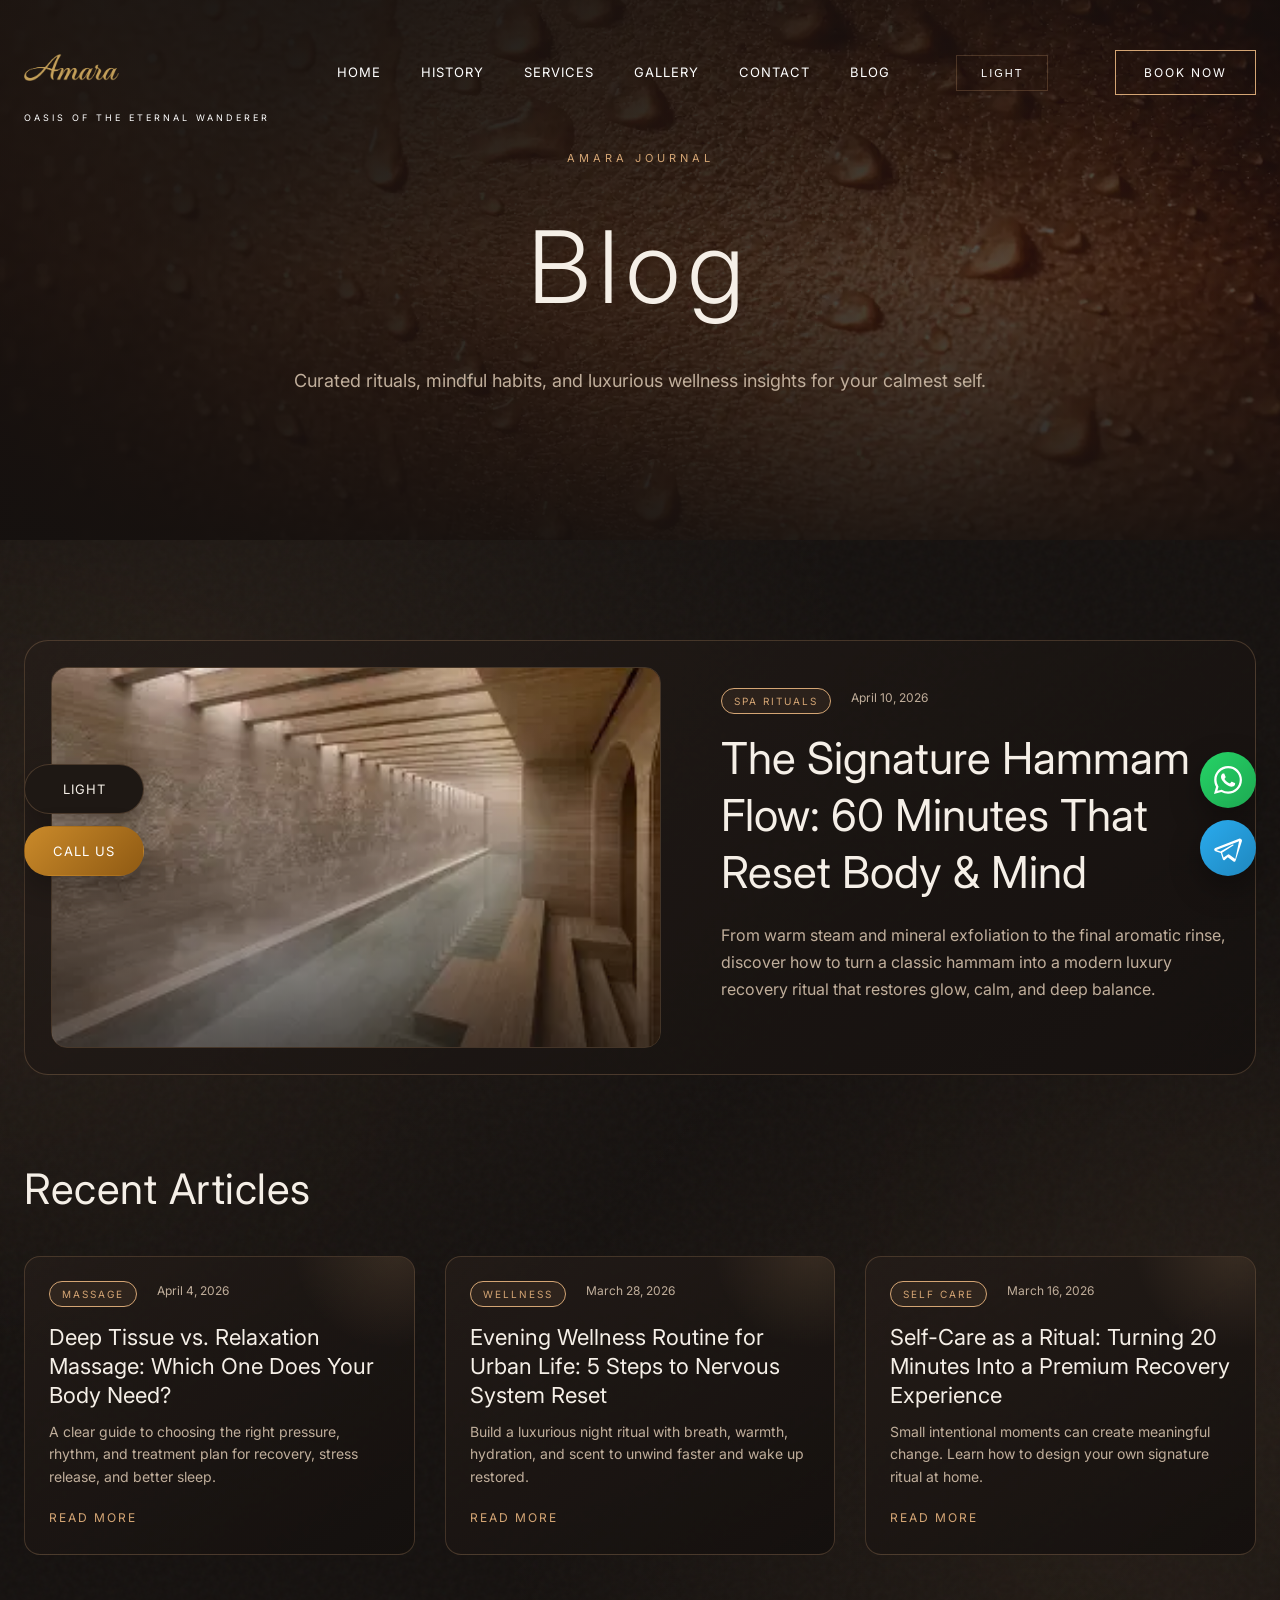
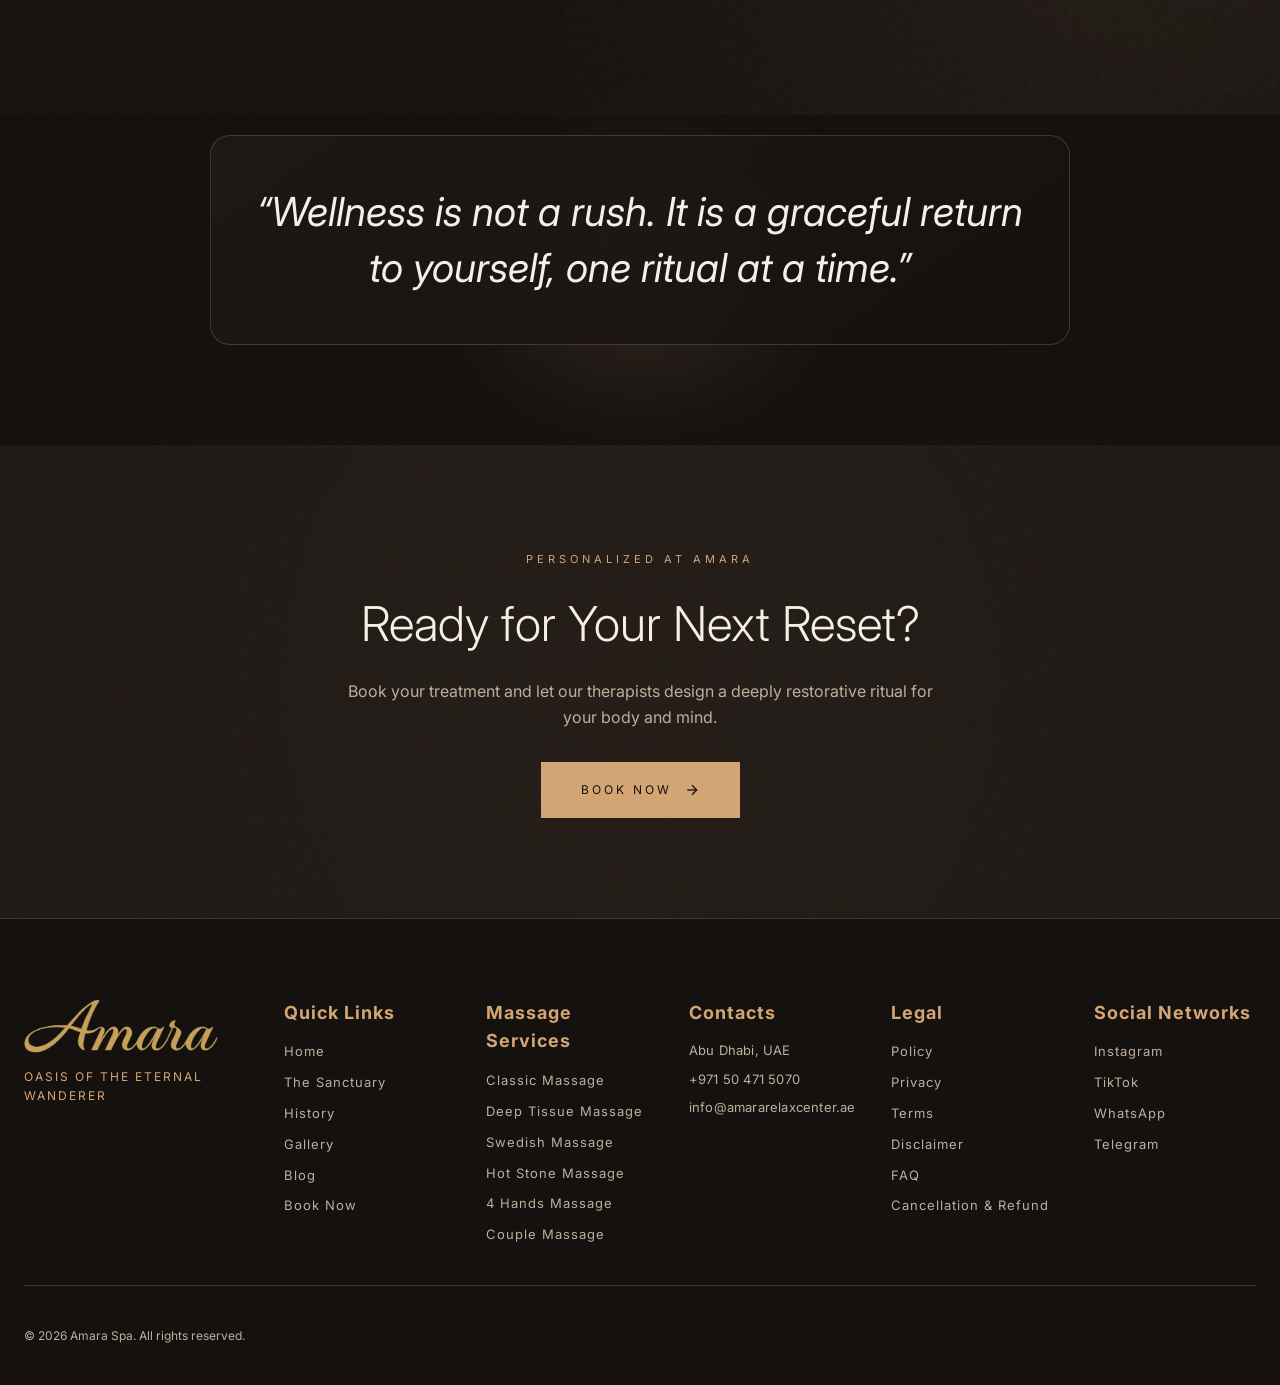
<file: blog.html>
<!DOCTYPE html>
<html lang="en">
<head>
  <meta charset="UTF-8">
  <meta name="viewport" content="width=device-width, initial-scale=1.0">
  <title>Blog - AMARA Relaxation Center</title>
  <meta name="description" content="Explore wellness insights, ancient healing wisdom, and spa tips from the Amara blog.">
  <meta property="og:title" content="Blog - AMARA Relaxation Center">
  <meta property="og:description" content="Explore wellness insights, ancient healing wisdom, and spa tips from the Amara blog.">
  <meta property="og:type" content="website">
  <meta property="og:image" content="img/opengraph.png">
  <meta property="og:image:alt" content="AMARA — Oasis of the Eternal Wanderer">
  <meta name="twitter:card" content="summary_large_image">
  <meta name="twitter:image" content="img/opengraph.png">
  <link rel="preconnect" href="https://fonts.googleapis.com">
  <link rel="preconnect" href="https://fonts.gstatic.com" crossorigin>
  <link href="https://fonts.googleapis.com/css2?family=Cormorant+Garamond:ital,wght@0,300;0,400;0,500;1,300;1,400&family=Inter:wght@300;400;500&display=swap" rel="stylesheet">
  <link rel="stylesheet" href="styles.css">
  <link rel="stylesheet" href="pages.css">
</head>
<body data-theme="dark">
  <!-- Header -->
  <header class="header" id="header">
    <nav class="nav">
      <a href="/" class="logo">
        <img src="img/logo.png" alt="Amara logo" class="logo-image">
        <span class="logo-subtitle">Oasis of the Eternal Wanderer</span>
      </a>

      <div class="nav-links">
        <a href="/" class="nav-link">Home</a>
        <a href="/#rituals" class="nav-link">History</a>
        <a href="/services" class="nav-link">Services</a>
        <a href="/gallery" class="nav-link">Gallery</a>
        <a href="/contact" class="nav-link">Contact</a>
        <a href="/blog" class="nav-link active">Blog</a>
      </div>

      <button class="theme-toggle-btn" id="themeToggleBtn" type="button" aria-label="Switch to light mode">
        Light
      </button>

      <a href="https://wa.me/971501234567" class="cta-button desktop-only" target="_blank" rel="noopener">Book Now</a>

      <button class="mobile-menu-btn" id="mobileMenuBtn" aria-label="Toggle menu">
        <svg class="menu-icon" width="24" height="24" viewBox="0 0 24 24" fill="none" stroke="currentColor" stroke-width="2">
          <line x1="3" y1="6" x2="21" y2="6"></line>
          <line x1="3" y1="12" x2="21" y2="12"></line>
          <line x1="3" y1="18" x2="21" y2="18"></line>
        </svg>
        <svg class="close-icon" width="24" height="24" viewBox="0 0 24 24" fill="none" stroke="currentColor" stroke-width="2">
          <line x1="18" y1="6" x2="6" y2="18"></line>
          <line x1="6" y1="6" x2="18" y2="18"></line>
        </svg>
      </button>
    </nav>

    <div class="mobile-nav-overlay" id="mobileNavOverlay"></div>
    <div class="mobile-nav" id="mobileNav">
      <div class="mobile-nav-logo">
        <img src="img/logo.png" alt="" class="mobile-nav-logo-image">
      </div>
      <a href="/" class="mobile-nav-link">Home</a>
      <a href="/services" class="mobile-nav-link">Services</a>
      <a href="/gallery" class="mobile-nav-link">Gallery</a>
      <a href="/contact" class="mobile-nav-link">Contact</a>
      <a href="/blog" class="mobile-nav-link">Blog</a>
      <button class="theme-toggle-btn mobile-theme-toggle" id="mobileThemeToggleBtn" type="button">
        Light
      </button>
    </div>
  </header>

  <main>
    <!-- Page Hero -->
    <section class="page-hero page-hero-compact blog-hero">
      <div class="page-hero-bg blog-hero-bg"></div>
      <div class="page-hero-overlay"></div>
      <div class="page-hero-particles">
        <div class="particle"></div>
        <div class="particle"></div>
        <div class="particle"></div>
        <div class="particle"></div>
        <div class="particle"></div>
      </div>
      <div class="page-hero-content">
        <span class="page-hero-tag">Amara Journal</span>
        <h1 class="page-hero-title">Blog</h1>
        <p class="page-hero-subtitle">Curated rituals, mindful habits, and luxurious wellness insights for your calmest self.</p>
      </div>
    </section>

    <!-- Blog Section -->
    <section class="blog-section">
      <div class="stone-texture"></div>
      <div class="blog-glow-left"></div>
      <div class="blog-glow-right"></div>

      <div class="container">
        <!-- Featured Post -->
        <article class="blog-featured" data-animate>
          <div class="blog-featured-image">
            <img src="img/about.webp" alt="Serene spa ritual at Amara Relax Center" loading="lazy">
            <div class="blog-featured-overlay"></div>
          </div>
          <div class="blog-featured-content">
            <div class="blog-meta">
              <span class="blog-category">Spa Rituals</span>
              <span class="blog-date">April 10, 2026</span>
            </div>
            <h2 class="blog-featured-title">The Signature Hammam Flow: 60 Minutes That Reset Body & Mind</h2>
            <p class="blog-featured-excerpt">From warm steam and mineral exfoliation to the final aromatic rinse, discover how to turn a classic hammam into a modern luxury recovery ritual that restores glow, calm, and deep balance.</p>
          </div>
        </article>

        <section class="blog-recent" data-animate>
          <div class="blog-recent-head">
            <h2 class="blog-section-title">Recent Articles</h2>
          </div>
          <div class="blog-grid">
            <article class="blog-card">
              <div class="blog-card-content">
                <div class="blog-meta">
                  <span class="blog-category">Massage</span>
                  <span class="blog-date">April 4, 2026</span>
                </div>
                <h3 class="blog-card-title">Deep Tissue vs. Relaxation Massage: Which One Does Your Body Need?</h3>
                <p class="blog-card-excerpt">A clear guide to choosing the right pressure, rhythm, and treatment plan for recovery, stress release, and better sleep.</p>
                <a href="#" class="blog-read-more"><span>Read More</span></a>
              </div>
            </article>

            <article class="blog-card">
              <div class="blog-card-content">
                <div class="blog-meta">
                  <span class="blog-category">Wellness</span>
                  <span class="blog-date">March 28, 2026</span>
                </div>
                <h3 class="blog-card-title">Evening Wellness Routine for Urban Life: 5 Steps to Nervous System Reset</h3>
                <p class="blog-card-excerpt">Build a luxurious night ritual with breath, warmth, hydration, and scent to unwind faster and wake up restored.</p>
                <a href="#" class="blog-read-more"><span>Read More</span></a>
              </div>
            </article>

            <article class="blog-card">
              <div class="blog-card-content">
                <div class="blog-meta">
                  <span class="blog-category">Self Care</span>
                  <span class="blog-date">March 16, 2026</span>
                </div>
                <h3 class="blog-card-title">Self-Care as a Ritual: Turning 20 Minutes Into a Premium Recovery Experience</h3>
                <p class="blog-card-excerpt">Small intentional moments can create meaningful change. Learn how to design your own signature ritual at home.</p>
                <a href="#" class="blog-read-more"><span>Read More</span></a>
              </div>
            </article>
          </div>
        </section>
      </div>
    </section>

    <section class="blog-quote" data-animate>
      <div class="blog-quote-glow"></div>
      <div class="container">
        <blockquote class="blog-quote-text">
          “Wellness is not a rush. It is a graceful return to yourself, one ritual at a time.”
        </blockquote>
      </div>
    </section>

    <!-- CTA Section -->
    <section class="page-cta">
      <div class="stone-texture"></div>
      <div class="page-cta-glow"></div>
      <div class="container">
        <div class="page-cta-content" data-animate>
          <span class="section-tag">Personalized at Amara</span>
          <h2 class="page-cta-title">Ready for Your Next Reset?</h2>
          <p class="page-cta-text">Book your treatment and let our therapists design a deeply restorative ritual for your body and mind.</p>
          <a href="/contact" class="hero-btn-primary">
            <span>Book Now</span>
            <svg width="16" height="16" viewBox="0 0 24 24" fill="none" stroke="currentColor" stroke-width="2">
              <path d="M5 12h14"/><path d="m12 5 7 7-7 7"/>
            </svg>
          </a>
        </div>
      </div>
    </section>

  </main>

  <!-- Footer -->
  <footer class="footer">
    <div class="container">
      <div class="footer-content">
        <div class="footer-brand">
          <img src="img/logo.png" alt="Amara logo" class="footer-logo-image">
          <p class="footer-tagline">Oasis of the Eternal Wanderer</p>
        </div>

        <div class="footer-column">
          <h3 class="footer-column-title">Quick Links</h3>
          <div class="footer-links">
            <a href="/">Home</a>
            <a href="/#sanctuary">The Sanctuary</a>
            <a href="/#rituals">History</a>
            <a href="/gallery">Gallery</a>
            <a href="/blog">Blog</a>
            <a href="https://wa.me/971501234567" target="_blank" rel="noopener">Book Now</a>
          </div>
        </div>

        <div class="footer-column">
          <h3 class="footer-column-title">Massage Services</h3>
          <div class="footer-links">
            <a href="/services#classic-massage">Classic Massage</a>
            <a href="/services#deep-tissue-massage">Deep Tissue Massage</a>
            <a href="/services#swedish-massage">Swedish Massage</a>
            <a href="/services#hot-stone-massage">Hot Stone Massage</a>
            <a href="/services#four-hands-massage">4 Hands Massage</a>
            <a href="/services#couple-massage">Couple Massage</a>
          </div>
        </div>

        <div class="footer-column">
          <h3 class="footer-column-title">Contacts</h3>
          <div class="footer-links footer-contacts">
            <a href="https://www.google.com/maps/place/Amara+relax+center/@24.4932805,54.3672812,17z/data=!3m1!4b1!4m6!3m5!1s0x3e5e6782f16075eb:0xba63e82e7948f1d3!8m2!3d24.4932805!4d54.3698561!16s%2Fg%2F11nb5mz_rx?hl=en" target="_blank" rel="noopener noreferrer">Abu Dhabi, UAE</a>
            <a href="tel:+971504715070">+971 50 471 5070</a>
            <a href="mailto:info@amararelaxcenter.ae">info@amararelaxcenter.ae</a>
          </div>
        </div>

        <div class="footer-column">
          <h3 class="footer-column-title">Legal</h3>
          <div class="footer-links footer-legal-links">
            <a href="/policy">Policy</a>
            <a href="/privacy">Privacy</a>
            <a href="/terms">Terms</a>
            <a href="/disclaimer">Disclaimer</a>
            <a href="/faq">FAQ</a>
            <a href="/cancellation-refund">Cancellation &amp; Refund</a>
          </div>
        </div>

        <div class="footer-column">
          <h3 class="footer-column-title">Social Networks</h3>
          <div class="footer-links">
            <a href="https://www.instagram.com/amara.relaxcenter/" target="_blank" rel="noopener">Instagram</a>
            <a href="https://www.tiktok.com/@amara.relax.center" target="_blank" rel="noopener">TikTok</a>
            <a href="https://wa.me/971504715070" target="_blank" rel="noopener noreferrer">WhatsApp</a>
            <a href="https://t.me/+971504715070" target="_blank" rel="noopener noreferrer">Telegram</a>
          </div>
        </div>
      </div>
      <div class="footer-bottom">
        <p>&copy; 2026 Amara Spa. All rights reserved.</p>
      </div>
    </div>
  </footer>

  <script src="script.js"></script>
  <script src="pages.js"></script>
</body>
</html>
</file>
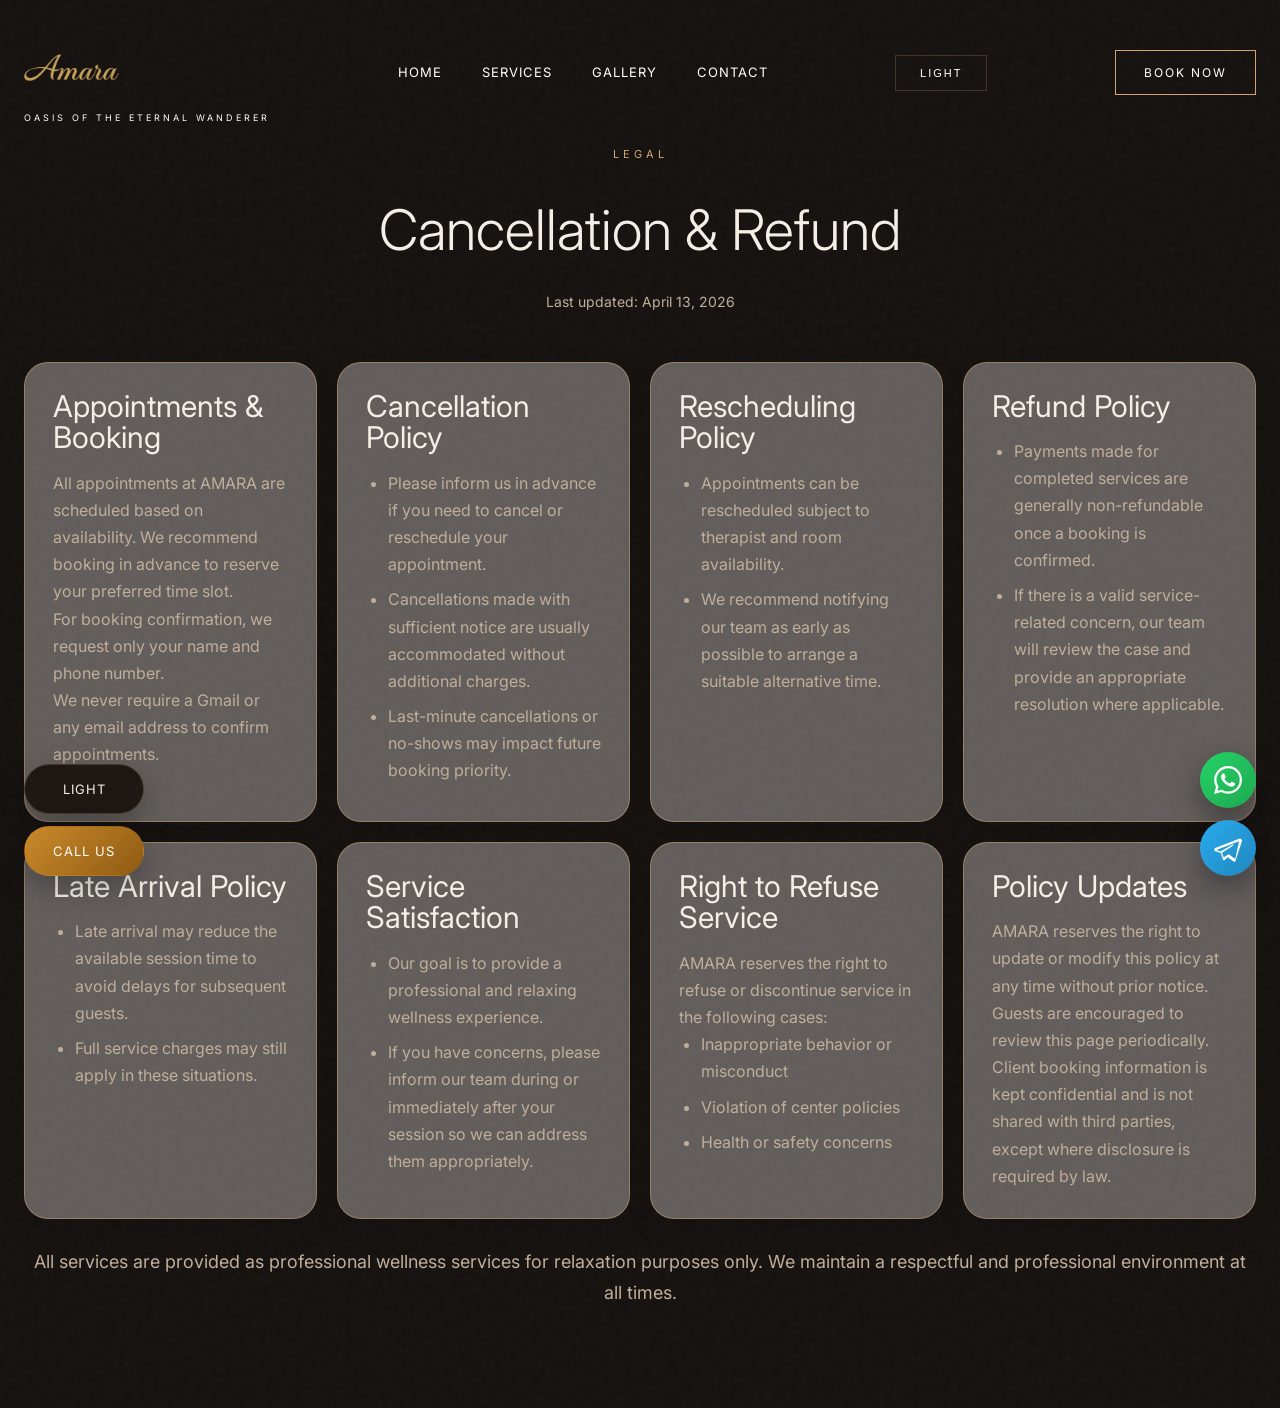
<file: cancellation-refund.html>
<!DOCTYPE html>
<html lang="en">
<head>
  <meta charset="UTF-8">
  <meta name="viewport" content="width=device-width, initial-scale=1.0">
  <title>Cancellation & Refund - AMARA Relaxation Center</title>
  <meta name="description" content="Cancellation, rescheduling, and refund policy for Amara Relaxation Center bookings.">
  <meta property="og:title" content="Cancellation & Refund - AMARA Relaxation Center">
  <meta property="og:description" content="Cancellation, rescheduling, and refund policy for Amara Relaxation Center bookings.">
  <meta property="og:type" content="website">
  <meta property="og:image" content="img/opengraph.png">
  <meta property="og:image:alt" content="AMARA — Oasis of the Eternal Wanderer">
  <meta name="twitter:card" content="summary_large_image">
  <meta name="twitter:image" content="img/opengraph.png">
  <link rel="preconnect" href="https://fonts.googleapis.com">
  <link rel="preconnect" href="https://fonts.gstatic.com" crossorigin>
  <link href="https://fonts.googleapis.com/css2?family=Cormorant+Garamond:ital,wght@0,300;0,400;0,500;1,300;1,400&family=Inter:wght@300;400;500&display=swap" rel="stylesheet">
  <link rel="stylesheet" href="styles.css">
  <link rel="stylesheet" href="pages.css">
</head>
<body data-theme="dark">
  <header class="header scrolled" id="header">
    <nav class="nav">
      <a href="/" class="logo">
        <img src="img/logo.png" alt="Amara logo" class="logo-image">
        <span class="logo-subtitle">Oasis of the Eternal Wanderer</span>
      </a>
      <div class="nav-links">
        <a href="/" class="nav-link">Home</a>
        <a href="/services" class="nav-link">Services</a>
        <a href="/gallery" class="nav-link">Gallery</a>
        <a href="/contact" class="nav-link">Contact</a>
      </div>
      <button class="theme-toggle-btn" id="themeToggleBtn" type="button" aria-label="Switch to light mode">Light</button>
      <a href="https://wa.me/971501234567" class="cta-button desktop-only" target="_blank" rel="noopener">Book Now</a>
    </nav>
  </header>

  <main>
    <section class="legal-section cancellation-refund-section">
      <div class="stone-texture"></div>
      <div class="container">
        <div class="legal-header">
          <span class="section-tag">Legal</span>
          <h1 class="legal-title">Cancellation & Refund</h1>
          <p class="legal-updated">Last updated: April 13, 2026</p>
        </div>

        <div class="policy-grid" aria-label="Cancellation and refund policy details">
          <article class="policy-card">
            <h2>Appointments & Booking</h2>
            <p>All appointments at AMARA are scheduled based on availability. We recommend booking in advance to reserve your preferred time slot.</p>
            <p>For booking confirmation, we request only your name and phone number.</p>
            <p>We never require a Gmail or any email address to confirm appointments.</p>
          </article>

          <article class="policy-card">
            <h2>Cancellation Policy</h2>
            <ul>
              <li>Please inform us in advance if you need to cancel or reschedule your appointment.</li>
              <li>Cancellations made with sufficient notice are usually accommodated without additional charges.</li>
              <li>Last-minute cancellations or no-shows may impact future booking priority.</li>
            </ul>
          </article>

          <article class="policy-card">
            <h2>Rescheduling Policy</h2>
            <ul>
              <li>Appointments can be rescheduled subject to therapist and room availability.</li>
              <li>We recommend notifying our team as early as possible to arrange a suitable alternative time.</li>
            </ul>
          </article>

          <article class="policy-card">
            <h2>Refund Policy</h2>
            <ul>
              <li>Payments made for completed services are generally non-refundable once a booking is confirmed.</li>
              <li>If there is a valid service-related concern, our team will review the case and provide an appropriate resolution where applicable.</li>
            </ul>
          </article>

          <article class="policy-card">
            <h2>Late Arrival Policy</h2>
            <ul>
              <li>Late arrival may reduce the available session time to avoid delays for subsequent guests.</li>
              <li>Full service charges may still apply in these situations.</li>
            </ul>
          </article>

          <article class="policy-card">
            <h2>Service Satisfaction</h2>
            <ul>
              <li>Our goal is to provide a professional and relaxing wellness experience.</li>
              <li>If you have concerns, please inform our team during or immediately after your session so we can address them appropriately.</li>
            </ul>
          </article>

          <article class="policy-card">
            <h2>Right to Refuse Service</h2>
            <p>AMARA reserves the right to refuse or discontinue service in the following cases:</p>
            <ul>
              <li>Inappropriate behavior or misconduct</li>
              <li>Violation of center policies</li>
              <li>Health or safety concerns</li>
            </ul>
          </article>

          <article class="policy-card">
            <h2>Policy Updates</h2>
            <p>AMARA reserves the right to update or modify this policy at any time without prior notice. Guests are encouraged to review this page periodically.</p>
            <p>Client booking information is kept confidential and is not shared with third parties, except where disclosure is required by law.</p>
          </article>
        </div>

        <p class="policy-note">All services are provided as professional wellness services for relaxation purposes only. We maintain a respectful and professional environment at all times.</p>
      </div>
    </section>
  </main>

  <script src="script.js"></script>
</body>
</html>
</file>
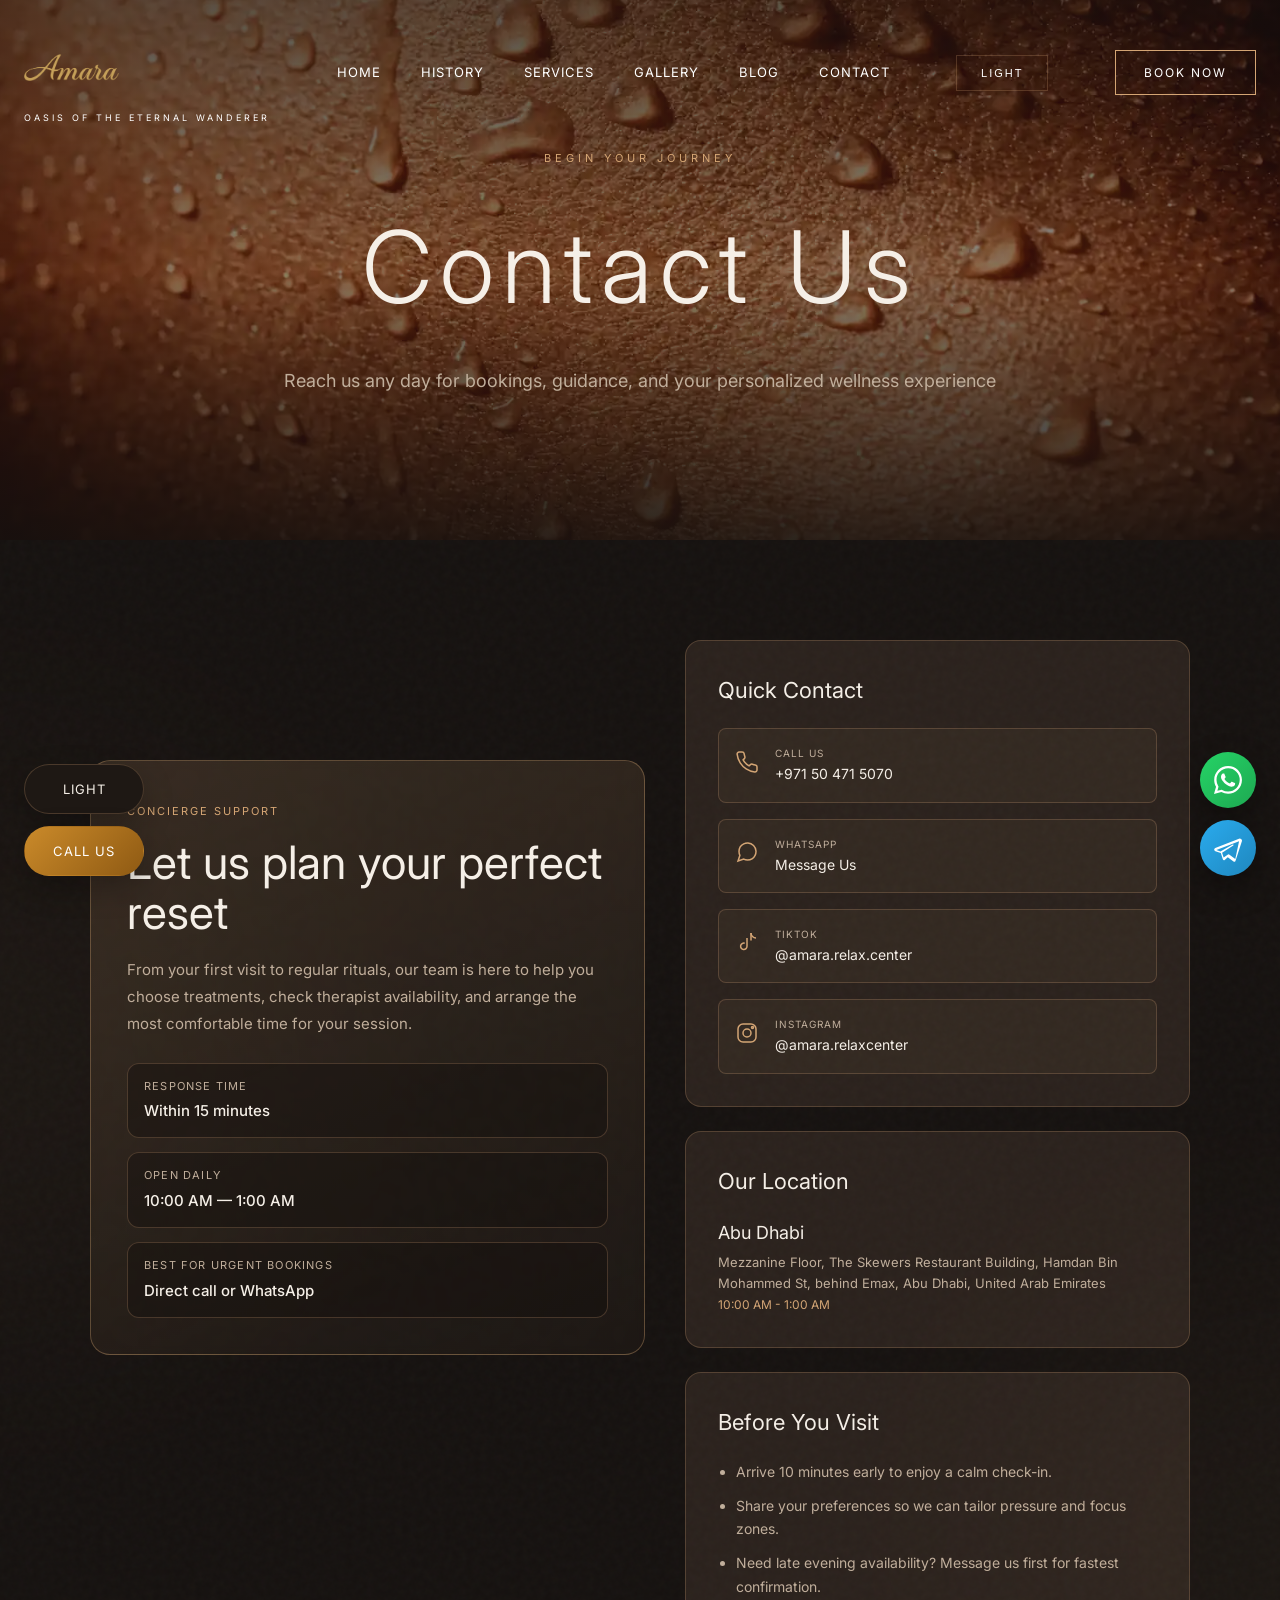
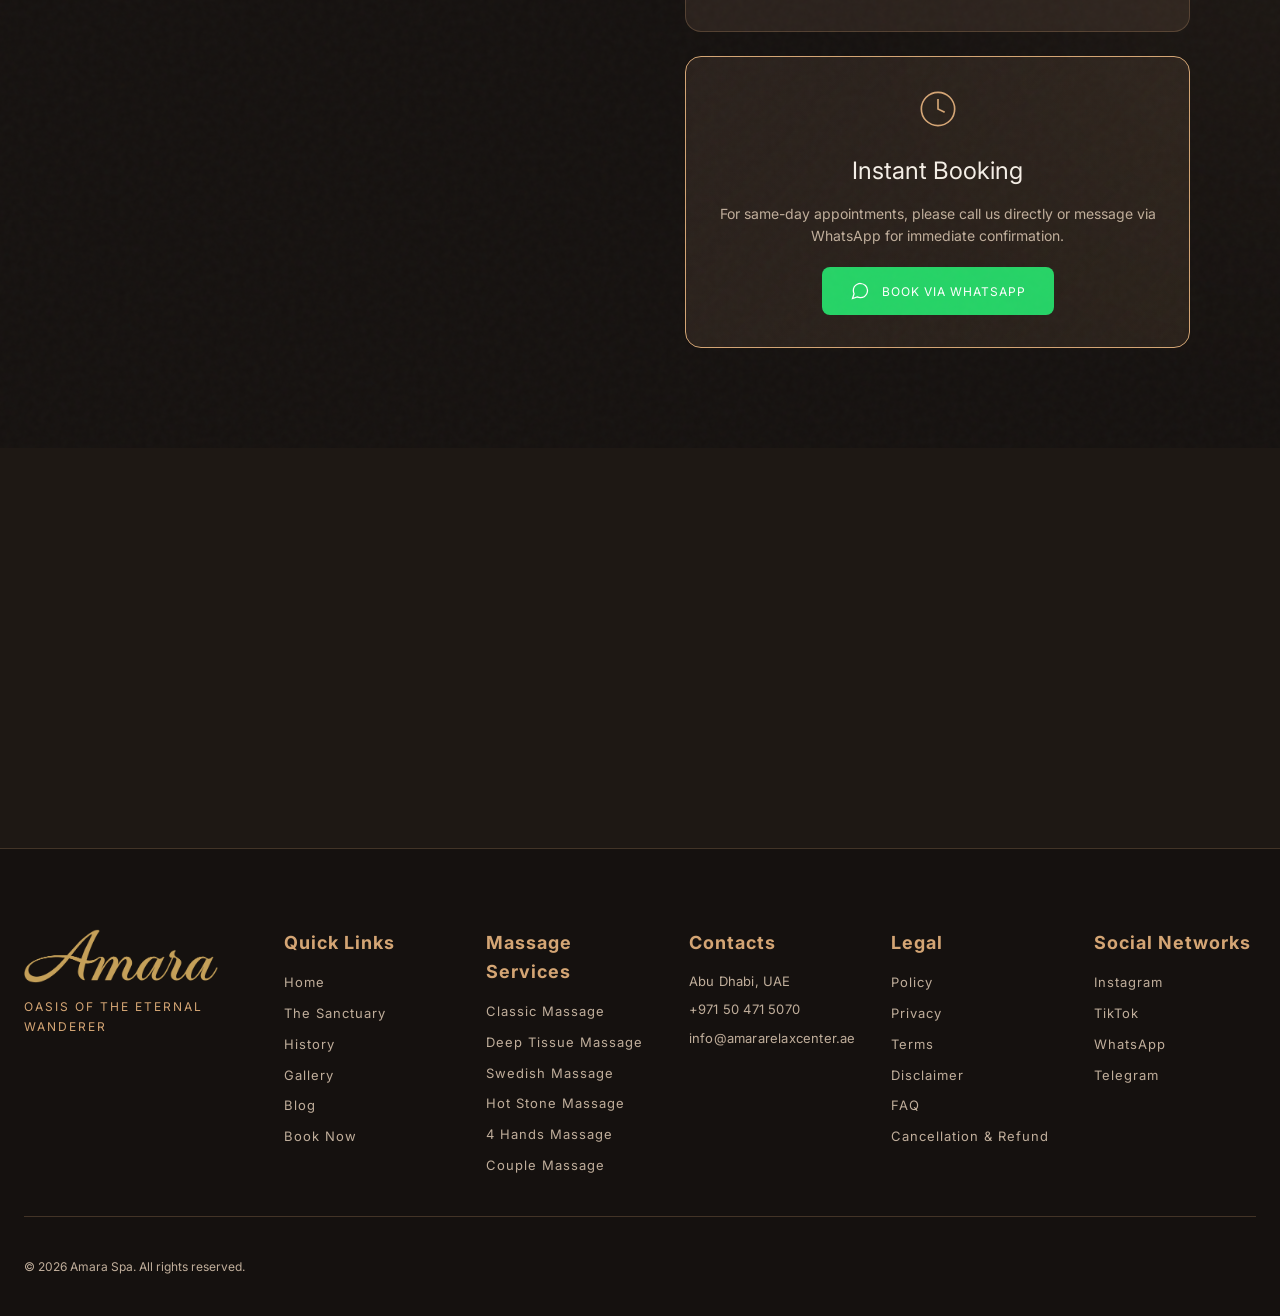
<file: contact.html>
<!DOCTYPE html>
<html lang="en">
<head>
  <meta charset="UTF-8">
  <meta name="viewport" content="width=device-width, initial-scale=1.0">
  <title>Contact - AMARA Relaxation Center</title>
  <meta name="description" content="Book your healing journey at Amara. Contact us for reservations and inquiries.">
  <meta property="og:title" content="Contact - AMARA Relaxation Center">
  <meta property="og:description" content="Book your healing journey at Amara. Contact us for reservations and inquiries.">
  <meta property="og:type" content="website">
  <meta property="og:image" content="img/opengraph.png">
  <meta property="og:image:alt" content="AMARA — Oasis of the Eternal Wanderer">
  <meta name="twitter:card" content="summary_large_image">
  <meta name="twitter:image" content="img/opengraph.png">
  <link rel="preconnect" href="https://fonts.googleapis.com">
  <link rel="preconnect" href="https://fonts.gstatic.com" crossorigin>
  <link href="https://fonts.googleapis.com/css2?family=Cormorant+Garamond:ital,wght@0,300;0,400;0,500;1,300;1,400&family=Inter:wght@300;400;500&display=swap" rel="stylesheet">
  <link rel="stylesheet" href="styles.css">
  <link rel="stylesheet" href="pages.css">
</head>
<body data-theme="dark">
  <!-- Header -->
  <header class="header" id="header">
    <nav class="nav">
      <a href="/" class="logo">
        <img src="img/logo.png" alt="Amara logo" class="logo-image">
        <span class="logo-subtitle">Oasis of the Eternal Wanderer</span>
      </a>

      <div class="nav-links">
        <a href="/" class="nav-link">Home</a>
        <a href="/#rituals" class="nav-link">History</a>
        <a href="/services" class="nav-link">Services</a>
        <a href="/gallery" class="nav-link">Gallery</a>
        <a href="/blog" class="nav-link">Blog</a>
        <a href="/contact" class="nav-link active">Contact</a>
      </div>

      <button class="theme-toggle-btn" id="themeToggleBtn" type="button" aria-label="Switch to light mode">
        Light
      </button>

      <a href="https://wa.me/971501234567" class="cta-button desktop-only" target="_blank" rel="noopener">Book Now</a>

      <button class="mobile-menu-btn" id="mobileMenuBtn" aria-label="Toggle menu">
        <svg class="menu-icon" width="24" height="24" viewBox="0 0 24 24" fill="none" stroke="currentColor" stroke-width="2">
          <line x1="3" y1="6" x2="21" y2="6"></line>
          <line x1="3" y1="12" x2="21" y2="12"></line>
          <line x1="3" y1="18" x2="21" y2="18"></line>
        </svg>
        <svg class="close-icon" width="24" height="24" viewBox="0 0 24 24" fill="none" stroke="currentColor" stroke-width="2">
          <line x1="18" y1="6" x2="6" y2="18"></line>
          <line x1="6" y1="6" x2="18" y2="18"></line>
        </svg>
      </button>
    </nav>

    <div class="mobile-nav-overlay" id="mobileNavOverlay"></div>
    <div class="mobile-nav" id="mobileNav">
      <div class="mobile-nav-logo">
        <img src="img/logo.png" alt="" class="mobile-nav-logo-image">
      </div>
      <a href="/" class="mobile-nav-link">Home</a>
      <a href="/#rituals" class="mobile-nav-link">History</a>
      <a href="/services" class="mobile-nav-link">Services</a>
      <a href="/gallery" class="mobile-nav-link">Gallery</a>
      <a href="/blog" class="mobile-nav-link">Blog</a>
      <a href="/contact" class="mobile-nav-link">Contact</a>
      <button class="theme-toggle-btn mobile-theme-toggle" id="mobileThemeToggleBtn" type="button">
        Light
      </button>
    </div>
  </header>

  <main>
    <!-- Page Hero -->
    <section class="page-hero page-hero-compact">
      <div class="page-hero-bg" style="background-image: url('img/main1.webp')"></div>
      <div class="page-hero-overlay"></div>
      <div class="page-hero-particles">
        <div class="particle"></div>
        <div class="particle"></div>
        <div class="particle"></div>
        <div class="particle"></div>
        <div class="particle"></div>
      </div>
      <div class="page-hero-content">
        <span class="page-hero-tag">Begin Your Journey</span>
        <h1 class="page-hero-title">Contact Us</h1>
        <p class="page-hero-subtitle">Reach us any day for bookings, guidance, and your personalized wellness experience</p>
      </div>
    </section>

    <!-- Contact Section -->
    <section class="contact-section">
      <div class="stone-texture"></div>
      <div class="contact-glow-left"></div>
      <div class="contact-glow-right"></div>

      <div class="container">
        <div class="contact-grid">
          <div class="contact-intro-card">
            <span class="contact-intro-tag">Concierge Support</span>
            <h2 class="contact-intro-title">Let us plan your perfect reset</h2>
            <p class="contact-intro-text">From your first visit to regular rituals, our team is here to help you choose treatments, check therapist availability, and arrange the most comfortable time for your session.</p>
            <div class="contact-highlights">
              <div class="contact-highlight-item">
                <span class="contact-highlight-label">Response time</span>
                <strong class="contact-highlight-value">Within 15 minutes</strong>
              </div>
              <div class="contact-highlight-item">
                <span class="contact-highlight-label">Open daily</span>
                <strong class="contact-highlight-value">10:00 AM — 1:00 AM</strong>
              </div>
              <div class="contact-highlight-item">
                <span class="contact-highlight-label">Best for urgent bookings</span>
                <strong class="contact-highlight-value">Direct call or WhatsApp</strong>
              </div>
            </div>
          </div>

          <!-- Contact Info -->
          <div class="contact-info-wrapper">
            <div class="contact-info-card">
              <h3 class="contact-info-title">Quick Contact</h3>
              
              <div class="contact-methods">
                <a href="tel:+971504715070" class="contact-method">
                  <div class="contact-method-icon">
                    <svg width="24" height="24" viewBox="0 0 24 24" fill="none" stroke="currentColor" stroke-width="1.5">
                      <path d="M22 16.92v3a2 2 0 0 1-2.18 2 19.79 19.79 0 0 1-8.63-3.07 19.5 19.5 0 0 1-6-6 19.79 19.79 0 0 1-3.07-8.67A2 2 0 0 1 4.11 2h3a2 2 0 0 1 2 1.72 12.84 12.84 0 0 0 .7 2.81 2 2 0 0 1-.45 2.11L8.09 9.91a16 16 0 0 0 6 6l1.27-1.27a2 2 0 0 1 2.11-.45 12.84 12.84 0 0 0 2.81.7A2 2 0 0 1 22 16.92z"/>
                    </svg>
                  </div>
                  <div class="contact-method-content">
                    <span class="contact-method-label">Call Us</span>
                    <span class="contact-method-value">+971 50 471 5070</span>
                  </div>
                </a>

                <a href="https://wa.me/971501234567" class="contact-method" target="_blank" rel="noopener">
                  <div class="contact-method-icon">
                    <svg width="24" height="24" viewBox="0 0 24 24" fill="none" stroke="currentColor" stroke-width="1.5">
                      <path d="M21 11.5a8.38 8.38 0 0 1-.9 3.8 8.5 8.5 0 0 1-7.6 4.7 8.38 8.38 0 0 1-3.8-.9L3 21l1.9-5.7a8.38 8.38 0 0 1-.9-3.8 8.5 8.5 0 0 1 4.7-7.6 8.38 8.38 0 0 1 3.8-.9h.5a8.48 8.48 0 0 1 8 8v.5z"/>
                    </svg>
                  </div>
                  <div class="contact-method-content">
                    <span class="contact-method-label">WhatsApp</span>
                    <span class="contact-method-value">Message Us</span>
                  </div>
                </a>

                <a href="https://www.tiktok.com/@amara.relax.center" class="contact-method" target="_blank" rel="noopener">
                  <div class="contact-method-icon">
                    <svg width="24" height="24" viewBox="0 0 24 24" fill="none" stroke="currentColor" stroke-width="1.5">
                      <path d="M16 3a5 5 0 0 0 5 5"/>
                      <path d="M12 8v8.2a3.2 3.2 0 1 1-2.3-3"/>
                      <path d="M16 3v7.5"/>
                    </svg>
                  </div>
                  <div class="contact-method-content">
                    <span class="contact-method-label">TikTok</span>
                    <span class="contact-method-value">@amara.relax.center</span>
                  </div>
                </a>

                <a href="https://www.instagram.com/amara.relaxcenter/" class="contact-method" target="_blank" rel="noopener">
                  <div class="contact-method-icon">
                    <svg width="24" height="24" viewBox="0 0 24 24" fill="none" stroke="currentColor" stroke-width="1.5">
                      <rect x="3" y="3" width="18" height="18" rx="5" ry="5"/>
                      <circle cx="12" cy="12" r="4"/>
                      <circle cx="17.5" cy="6.5" r="1"/>
                    </svg>
                  </div>
                  <div class="contact-method-content">
                    <span class="contact-method-label">Instagram</span>
                    <span class="contact-method-value">@amara.relaxcenter</span>
                  </div>
                </a>
              </div>
            </div>

            <div class="contact-info-card">
              <h3 class="contact-info-title">Our Location</h3>
              
              <div class="locations-list">
                <div class="location-item">
                  <h4 class="location-item-title">Abu Dhabi</h4>
                  <p class="location-item-address">Mezzanine Floor, The Skewers Restaurant Building, Hamdan Bin Mohammed St, behind Emax, Abu Dhabi, United Arab Emirates</p>
                  <p class="location-item-hours">10:00 AM - 1:00 AM</p>
                </div>
              </div>
            </div>

            <div class="contact-info-card contact-visit-card">
              <h3 class="contact-info-title">Before You Visit</h3>
              <ul class="contact-visit-list">
                <li>Arrive 10 minutes early to enjoy a calm check-in.</li>
                <li>Share your preferences so we can tailor pressure and focus zones.</li>
                <li>Need late evening availability? Message us first for fastest confirmation.</li>
              </ul>
            </div>

            <div class="contact-info-card contact-info-card-dark">
              <div class="instant-booking">
                <div class="instant-booking-icon">
                  <svg width="40" height="40" viewBox="0 0 24 24" fill="none" stroke="currentColor" stroke-width="1">
                    <circle cx="12" cy="12" r="10"/>
                    <polyline points="12 6 12 12 16 14"/>
                  </svg>
                </div>
                <h3 class="instant-booking-title">Instant Booking</h3>
                <p class="instant-booking-desc">For same-day appointments, please call us directly or message via WhatsApp for immediate confirmation.</p>
                <a href="https://wa.me/971501234567" class="instant-booking-btn" target="_blank" rel="noopener">
                  <svg width="20" height="20" viewBox="0 0 24 24" fill="none" stroke="currentColor" stroke-width="1.5">
                    <path d="M21 11.5a8.38 8.38 0 0 1-.9 3.8 8.5 8.5 0 0 1-7.6 4.7 8.38 8.38 0 0 1-3.8-.9L3 21l1.9-5.7a8.38 8.38 0 0 1-.9-3.8 8.5 8.5 0 0 1 4.7-7.6 8.38 8.38 0 0 1 3.8-.9h.5a8.48 8.48 0 0 1 8 8v.5z"/>
                  </svg>
                  <span>Book via WhatsApp</span>
                </a>
              </div>
            </div>
          </div>
        </div>
      </div>
    </section>

  </main>

  <section class="map-section" aria-label="Our location on Google Maps">
    <!--
      The original map embed used a `maps.app.goo.gl` short‑URL. Google sets a restrictive
      `X‑Frame‑Options` header on those links, which prevents them from being displayed
      inside an iframe (browsers will refuse to load the content and show a blank
      placeholder). To ensure the map displays correctly, embed the map using the
      standard Google Maps "q" query parameter with `output=embed`. This URL
      renders a lightweight, embeddable map without violating frame policies. See
      https://developers.google.com/maps/documentation/embed/get-started for details.
    -->
    <iframe
      class="map-embed"
      title="AMARA Relaxation Center location map"
      src="https://www.google.com/maps?q=Amara+relax+center+Abu+Dhabi&amp;output=embed"
      loading="lazy"
      referrerpolicy="no-referrer-when-downgrade"
      style="border:0; width:100%; height:400px;"
      allowfullscreen>
    </iframe>
    <a
      class="journey-map-link"
      href="https://www.google.com/maps?q=Amara+relax+center+Abu+Dhabi"
      target="_blank"
      rel="noopener noreferrer"
    >
      Open in Google Maps
    </a>
  </section>

  <!-- Footer -->
  <footer class="footer">
    <div class="container">
      <div class="footer-content">
        <div class="footer-brand">
          <img src="img/logo.png" alt="Amara logo" class="footer-logo-image">
          <p class="footer-tagline">Oasis of the Eternal Wanderer</p>
        </div>

        <div class="footer-column">
          <h3 class="footer-column-title">Quick Links</h3>
          <div class="footer-links">
            <a href="/">Home</a>
            <a href="/#sanctuary">The Sanctuary</a>
            <a href="/#rituals">History</a>
            <a href="/gallery">Gallery</a>
            <a href="/blog">Blog</a>
            <a href="https://wa.me/971501234567" target="_blank" rel="noopener">Book Now</a>
          </div>
        </div>

        <div class="footer-column">
          <h3 class="footer-column-title">Massage Services</h3>
          <div class="footer-links">
            <a href="/services#classic-massage">Classic Massage</a>
            <a href="/services#deep-tissue-massage">Deep Tissue Massage</a>
            <a href="/services#swedish-massage">Swedish Massage</a>
            <a href="/services#hot-stone-massage">Hot Stone Massage</a>
            <a href="/services#four-hands-massage">4 Hands Massage</a>
            <a href="/services#couple-massage">Couple Massage</a>
          </div>
        </div>

        <div class="footer-column">
          <h3 class="footer-column-title">Contacts</h3>
          <div class="footer-links footer-contacts">
            <!--
              Link updated to use a full Google Maps URL rather than the `maps.app.goo.gl`
              short link. Short links redirect through a service that also carries
              restrictive frame policies and occasionally fails to open on some
              browsers. Using a direct `maps.google.com` URL ensures the map opens
              reliably when users click it.
            -->
            <a href="https://www.google.com/maps?q=Amara+relax+center+Abu+Dhabi" target="_blank" rel="noopener noreferrer">Abu Dhabi, UAE</a>
            <a href="tel:+971504715070">+971 50 471 5070</a>
            <a href="mailto:info@amararelaxcenter.ae">info@amararelaxcenter.ae</a>
          </div>
        </div>

        <div class="footer-column">
          <h3 class="footer-column-title">Legal</h3>
          <div class="footer-links footer-legal-links">
            <a href="/policy">Policy</a>
            <a href="/privacy">Privacy</a>
            <a href="/terms">Terms</a>
            <a href="/disclaimer">Disclaimer</a>
            <a href="/faq">FAQ</a>
            <a href="/cancellation-refund">Cancellation &amp; Refund</a>
          </div>
        </div>

        <div class="footer-column">
          <h3 class="footer-column-title">Social Networks</h3>
          <div class="footer-links">
            <a href="https://www.instagram.com/amara.relaxcenter/" target="_blank" rel="noopener">Instagram</a>
            <a href="https://www.tiktok.com/@amara.relax.center" target="_blank" rel="noopener">TikTok</a>
            <a href="https://wa.me/971504715070" target="_blank" rel="noopener noreferrer">WhatsApp</a>
            <a href="https://t.me/+971504715070" target="_blank" rel="noopener noreferrer">Telegram</a>
          </div>
        </div>
      </div>
      <div class="footer-bottom">
        <p>&copy; 2026 Amara Spa. All rights reserved.</p>
      </div>
    </div>
  </footer>

  <script src="script.js"></script>
  <script src="pages.js"></script>
</body>
</html>
</file>
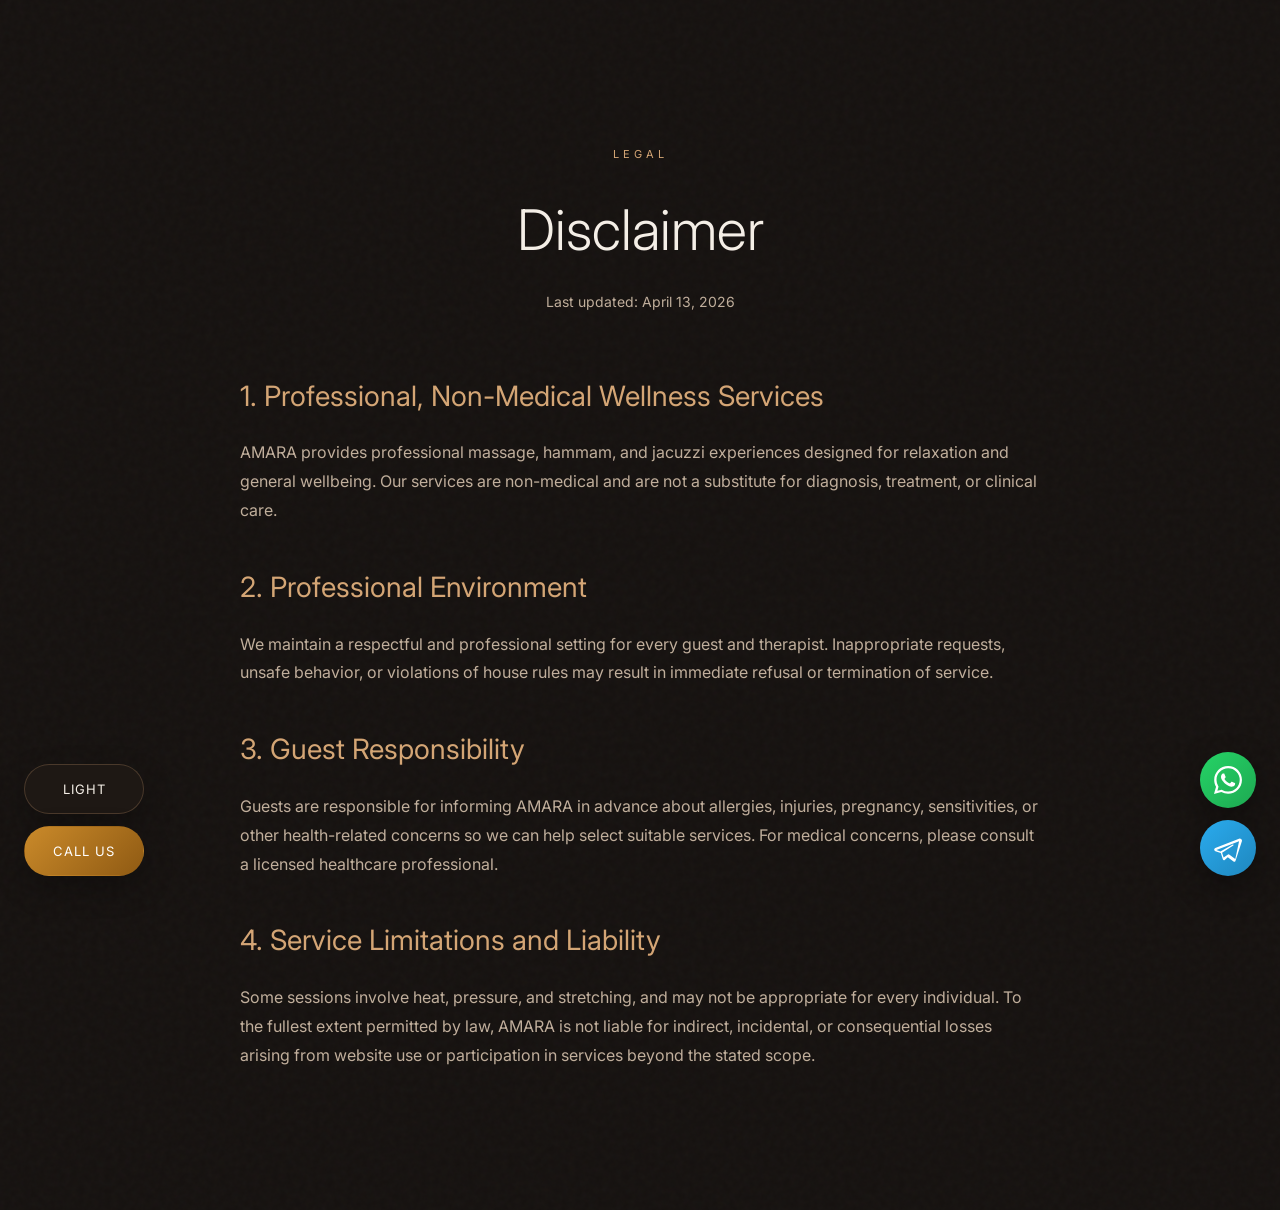
<file: disclaimer.html>
<!DOCTYPE html>
<html lang="en">
<head>
  <meta charset="UTF-8">
  <meta name="viewport" content="width=device-width, initial-scale=1.0">
  <title>Disclaimer - AMARA Relaxation Center</title>
  <meta name="description" content="Website and service disclaimer for Amara Relaxation Center.">
  <meta property="og:title" content="Disclaimer - AMARA Relaxation Center">
  <meta property="og:description" content="Website and service disclaimer for Amara Relaxation Center.">
  <meta property="og:type" content="website">
  <meta property="og:image" content="img/opengraph.png">
  <meta property="og:image:alt" content="AMARA — Oasis of the Eternal Wanderer">
  <meta name="twitter:card" content="summary_large_image">
  <meta name="twitter:image" content="img/opengraph.png">
  <link rel="preconnect" href="https://fonts.googleapis.com">
  <link rel="preconnect" href="https://fonts.gstatic.com" crossorigin>
  <link href="https://fonts.googleapis.com/css2?family=Cormorant+Garamond:ital,wght@0,300;0,400;0,500;1,300;1,400&family=Inter:wght@300;400;500&display=swap" rel="stylesheet">
  <link rel="stylesheet" href="styles.css">
  <link rel="stylesheet" href="pages.css">
</head>
<body data-theme="dark">
  <main>
    <section class="legal-section">
      <div class="stone-texture"></div>
      <div class="container">
        <div class="legal-header">
          <span class="section-tag">Legal</span>
          <h1 class="legal-title">Disclaimer</h1>
          <p class="legal-updated">Last updated: April 13, 2026</p>
        </div>
        <div class="legal-content">
          <div class="legal-section-block">
            <h2>1. Professional, Non-Medical Wellness Services</h2>
            <p>AMARA provides professional massage, hammam, and jacuzzi experiences designed for relaxation and general wellbeing. Our services are non-medical and are not a substitute for diagnosis, treatment, or clinical care.</p>
          </div>
          <div class="legal-section-block">
            <h2>2. Professional Environment</h2>
            <p>We maintain a respectful and professional setting for every guest and therapist. Inappropriate requests, unsafe behavior, or violations of house rules may result in immediate refusal or termination of service.</p>
          </div>
          <div class="legal-section-block">
            <h2>3. Guest Responsibility</h2>
            <p>Guests are responsible for informing AMARA in advance about allergies, injuries, pregnancy, sensitivities, or other health-related concerns so we can help select suitable services. For medical concerns, please consult a licensed healthcare professional.</p>
          </div>
          <div class="legal-section-block">
            <h2>4. Service Limitations and Liability</h2>
            <p>Some sessions involve heat, pressure, and stretching, and may not be appropriate for every individual. To the fullest extent permitted by law, AMARA is not liable for indirect, incidental, or consequential losses arising from website use or participation in services beyond the stated scope.</p>
          </div>
        </div>
      </div>
    </section>
  </main>

  <script src="script.js"></script>
</body>
</html>
</file>
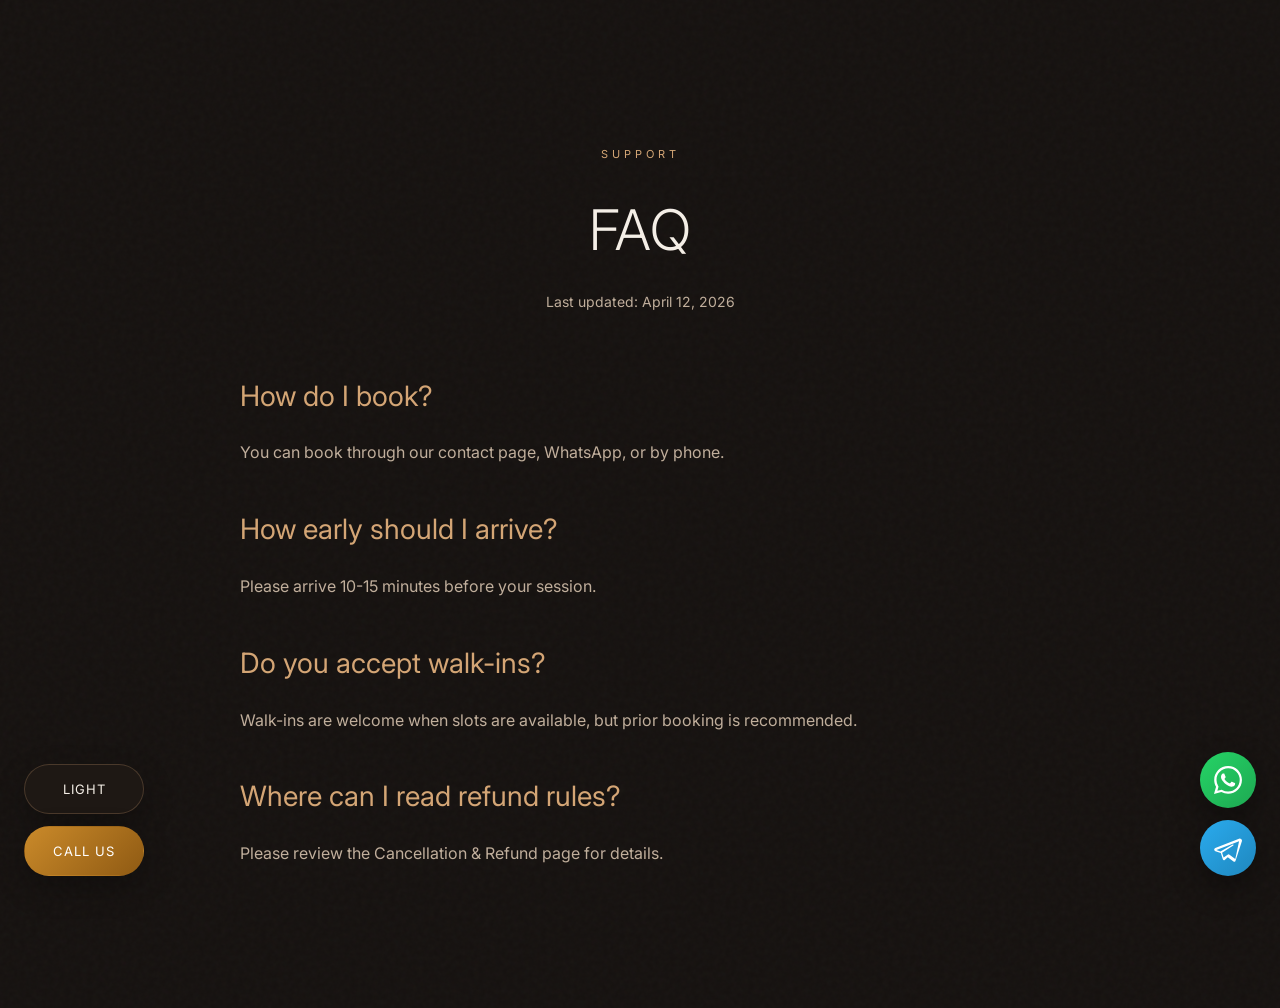
<file: faq.html>
<!DOCTYPE html>
<html lang="en">
<head>
  <meta charset="UTF-8">
  <meta name="viewport" content="width=device-width, initial-scale=1.0">
  <title>FAQ - AMARA Relaxation Center</title>
  <meta name="description" content="Frequently asked questions about bookings, payments, and spa visits.">
  <meta property="og:title" content="FAQ - AMARA Relaxation Center">
  <meta property="og:description" content="Frequently asked questions about bookings, payments, and spa visits.">
  <meta property="og:type" content="website">
  <meta property="og:image" content="img/opengraph.png">
  <meta property="og:image:alt" content="AMARA — Oasis of the Eternal Wanderer">
  <meta name="twitter:card" content="summary_large_image">
  <meta name="twitter:image" content="img/opengraph.png">
  <link rel="preconnect" href="https://fonts.googleapis.com">
  <link rel="preconnect" href="https://fonts.gstatic.com" crossorigin>
  <link href="https://fonts.googleapis.com/css2?family=Cormorant+Garamond:ital,wght@0,300;0,400;0,500;1,300;1,400&family=Inter:wght@300;400;500&display=swap" rel="stylesheet">
  <link rel="stylesheet" href="styles.css">
  <link rel="stylesheet" href="pages.css">
</head>
<body data-theme="dark">
  <main>
    <section class="legal-section">
      <div class="stone-texture"></div>
      <div class="container">
        <div class="legal-header">
          <span class="section-tag">Support</span>
          <h1 class="legal-title">FAQ</h1>
          <p class="legal-updated">Last updated: April 12, 2026</p>
        </div>
        <div class="legal-content">
          <div class="legal-section-block">
            <h2>How do I book?</h2>
            <p>You can book through our contact page, WhatsApp, or by phone.</p>
          </div>
          <div class="legal-section-block">
            <h2>How early should I arrive?</h2>
            <p>Please arrive 10-15 minutes before your session.</p>
          </div>
          <div class="legal-section-block">
            <h2>Do you accept walk-ins?</h2>
            <p>Walk-ins are welcome when slots are available, but prior booking is recommended.</p>
          </div>
          <div class="legal-section-block">
            <h2>Where can I read refund rules?</h2>
            <p>Please review the Cancellation & Refund page for details.</p>
          </div>
        </div>
      </div>
    </section>
  </main>

  <script src="script.js"></script>
</body>
</html>
</file>
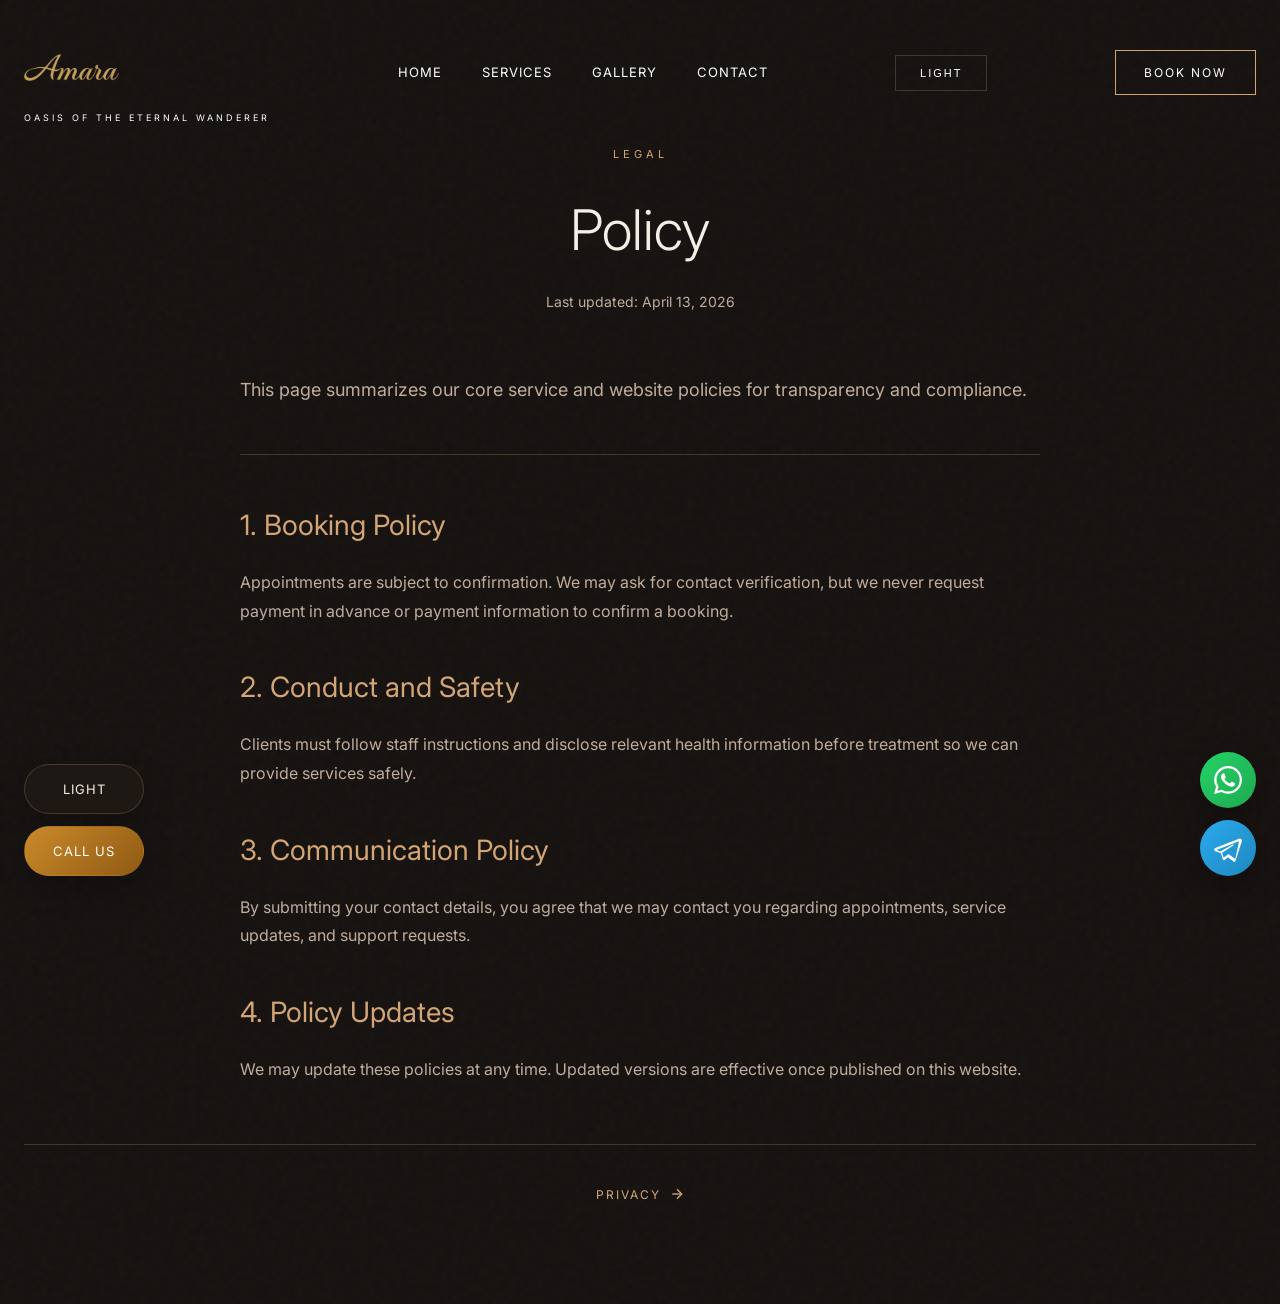
<file: policy.html>
<!DOCTYPE html>
<html lang="en">
<head>
  <meta charset="UTF-8">
  <meta name="viewport" content="width=device-width, initial-scale=1.0">
  <title>Policy - AMARA Relaxation Center</title>
  <meta name="description" content="General service policy for Amara Relaxation Center.">
  <meta property="og:title" content="Policy - AMARA Relaxation Center">
  <meta property="og:description" content="General service policy for Amara Relaxation Center.">
  <meta property="og:type" content="website">
  <meta property="og:image" content="img/opengraph.png">
  <meta property="og:image:alt" content="AMARA — Oasis of the Eternal Wanderer">
  <meta name="twitter:card" content="summary_large_image">
  <meta name="twitter:image" content="img/opengraph.png">
  <link rel="preconnect" href="https://fonts.googleapis.com">
  <link rel="preconnect" href="https://fonts.gstatic.com" crossorigin>
  <link href="https://fonts.googleapis.com/css2?family=Cormorant+Garamond:ital,wght@0,300;0,400;0,500;1,300;1,400&family=Inter:wght@300;400;500&display=swap" rel="stylesheet">
  <link rel="stylesheet" href="styles.css">
  <link rel="stylesheet" href="pages.css">
</head>
<body data-theme="dark">
  <header class="header scrolled" id="header">
    <nav class="nav">
      <a href="/" class="logo">
        <img src="img/logo.png" alt="Amara logo" class="logo-image">
        <span class="logo-subtitle">Oasis of the Eternal Wanderer</span>
      </a>
      <div class="nav-links">
        <a href="/" class="nav-link">Home</a>
        <a href="/services" class="nav-link">Services</a>
        <a href="/gallery" class="nav-link">Gallery</a>
        <a href="/contact" class="nav-link">Contact</a>
      </div>
      <button class="theme-toggle-btn" id="themeToggleBtn" type="button" aria-label="Switch to light mode">Light</button>
      <a href="https://wa.me/971501234567" class="cta-button desktop-only" target="_blank" rel="noopener">Book Now</a>
    </nav>
  </header>

  <main>
    <section class="legal-section">
      <div class="stone-texture"></div>
      <div class="container">
        <div class="legal-header">
          <span class="section-tag">Legal</span>
          <h1 class="legal-title">Policy</h1>
          <p class="legal-updated">Last updated: April 13, 2026</p>
        </div>

        <div class="legal-content">
          <div class="legal-intro">
            <p>This page summarizes our core service and website policies for transparency and compliance.</p>
          </div>

          <div class="legal-section-block">
            <h2>1. Booking Policy</h2>
            <p>Appointments are subject to confirmation. We may ask for contact verification, but we never request payment in advance or payment information to confirm a booking.</p>
          </div>

          <div class="legal-section-block">
            <h2>2. Conduct and Safety</h2>
            <p>Clients must follow staff instructions and disclose relevant health information before treatment so we can provide services safely.</p>
          </div>

          <div class="legal-section-block">
            <h2>3. Communication Policy</h2>
            <p>By submitting your contact details, you agree that we may contact you regarding appointments, service updates, and support requests.</p>
          </div>

          <div class="legal-section-block">
            <h2>4. Policy Updates</h2>
            <p>We may update these policies at any time. Updated versions are effective once published on this website.</p>
          </div>
        </div>

        <div class="legal-nav">
          <a href="/privacy" class="legal-nav-link">
            <span>Privacy</span>
            <svg width="16" height="16" viewBox="0 0 24 24" fill="none" stroke="currentColor" stroke-width="2">
              <path d="M5 12h14"/><path d="m12 5 7 7-7 7"/>
            </svg>
          </a>
        </div>
      </div>
    </section>
  </main>

  <script src="script.js"></script>
</body>
</html>
</file>
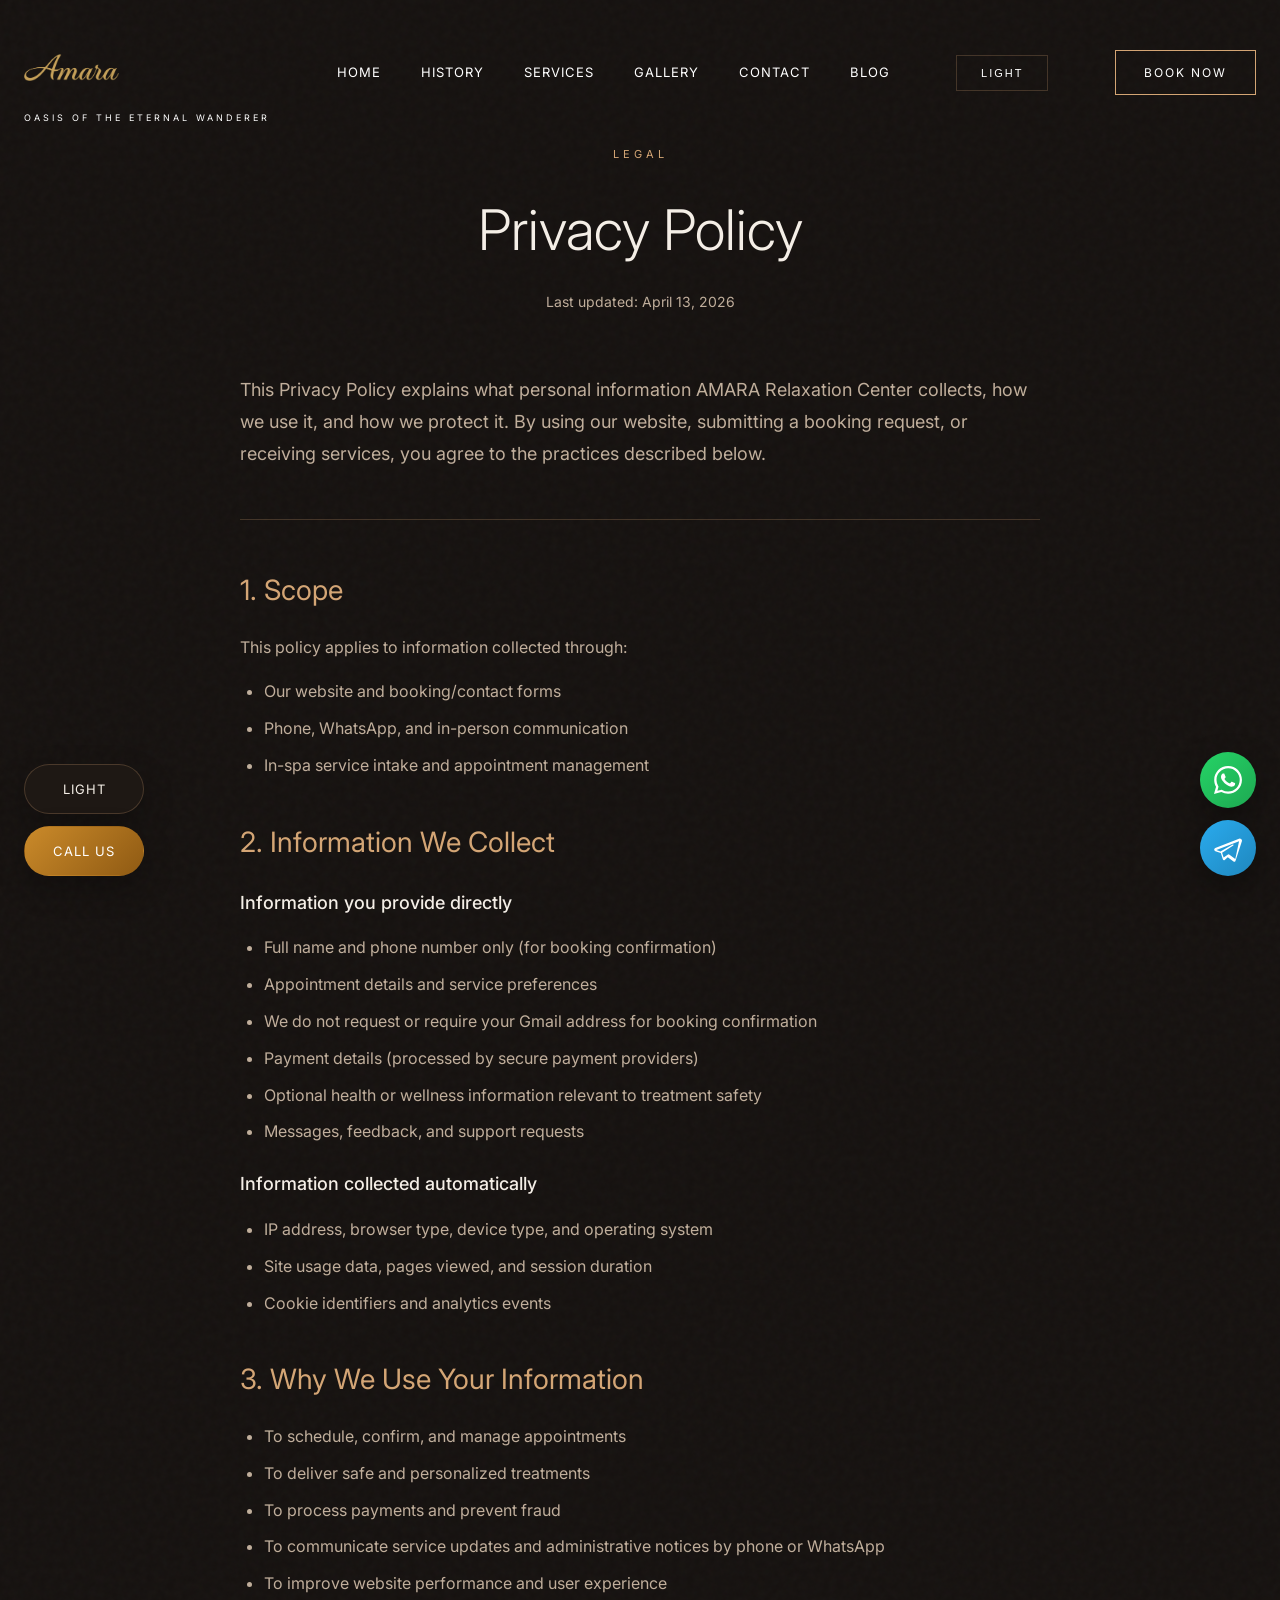
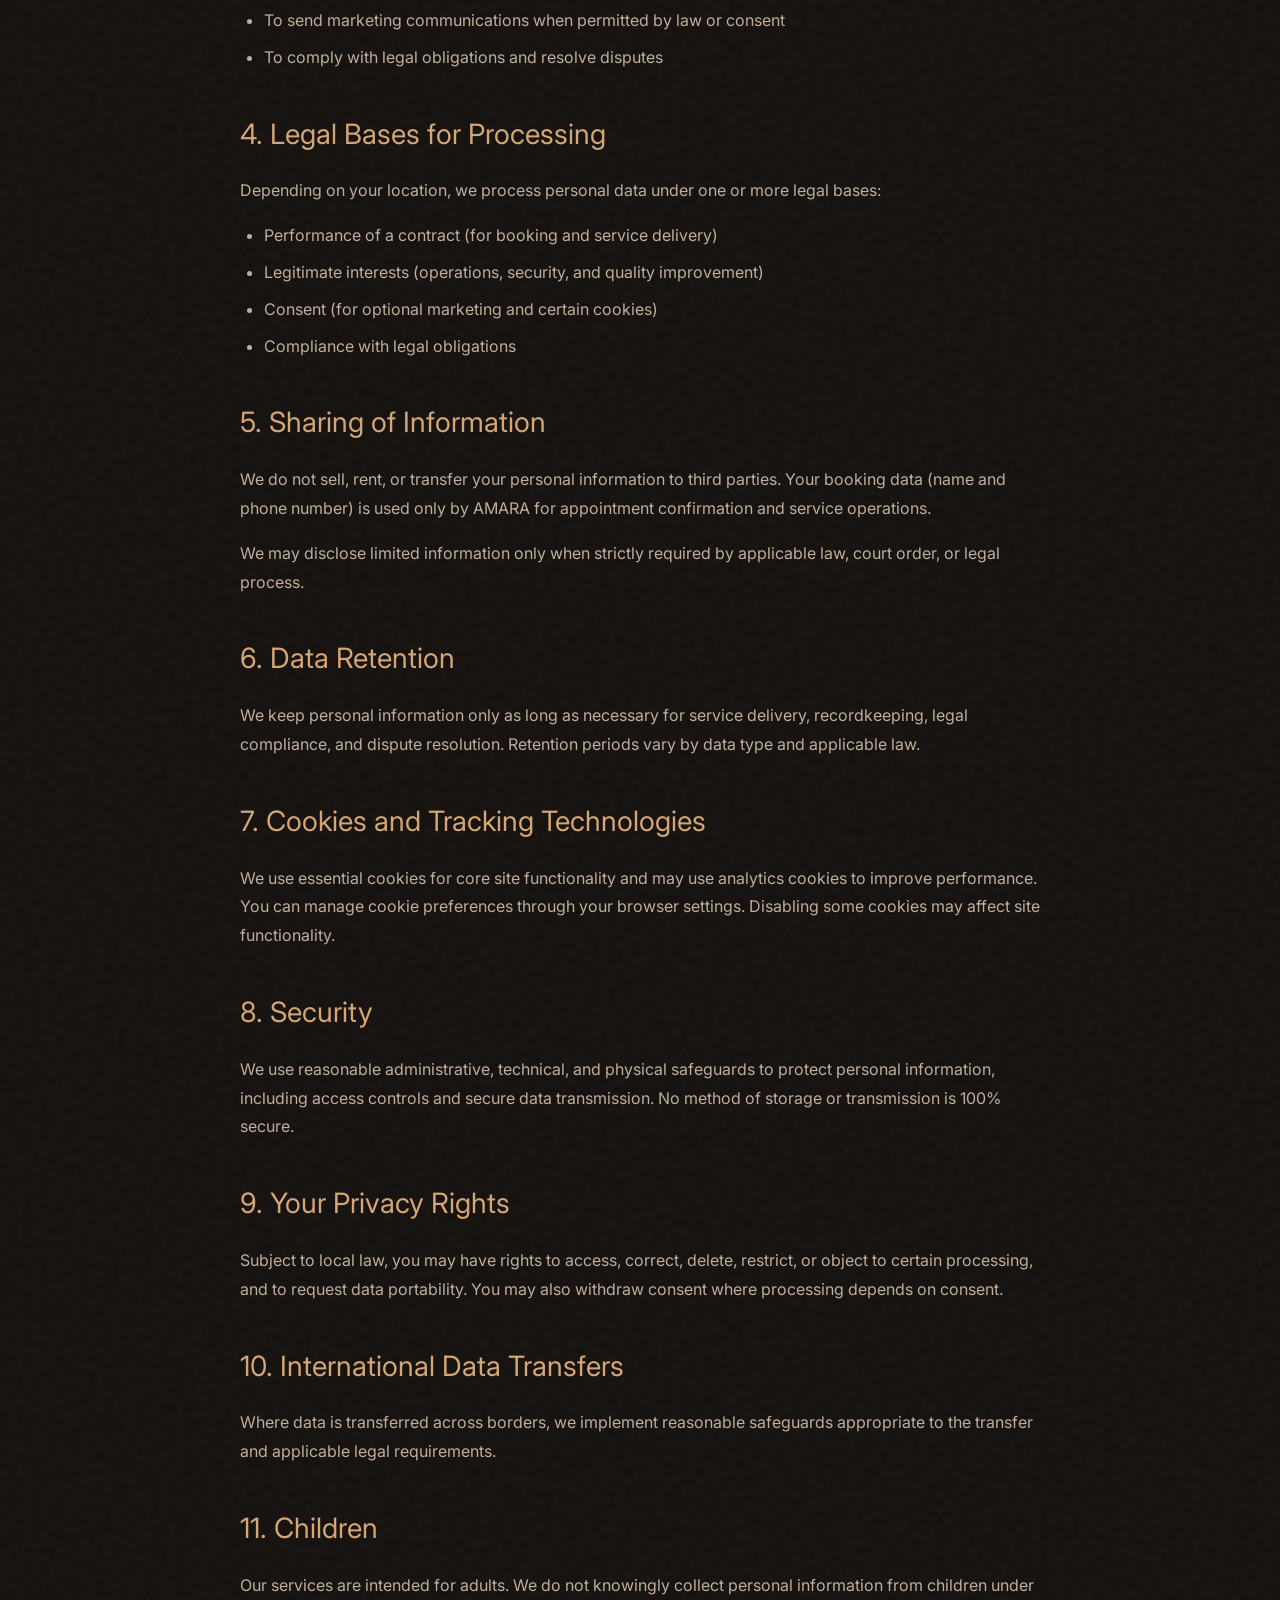
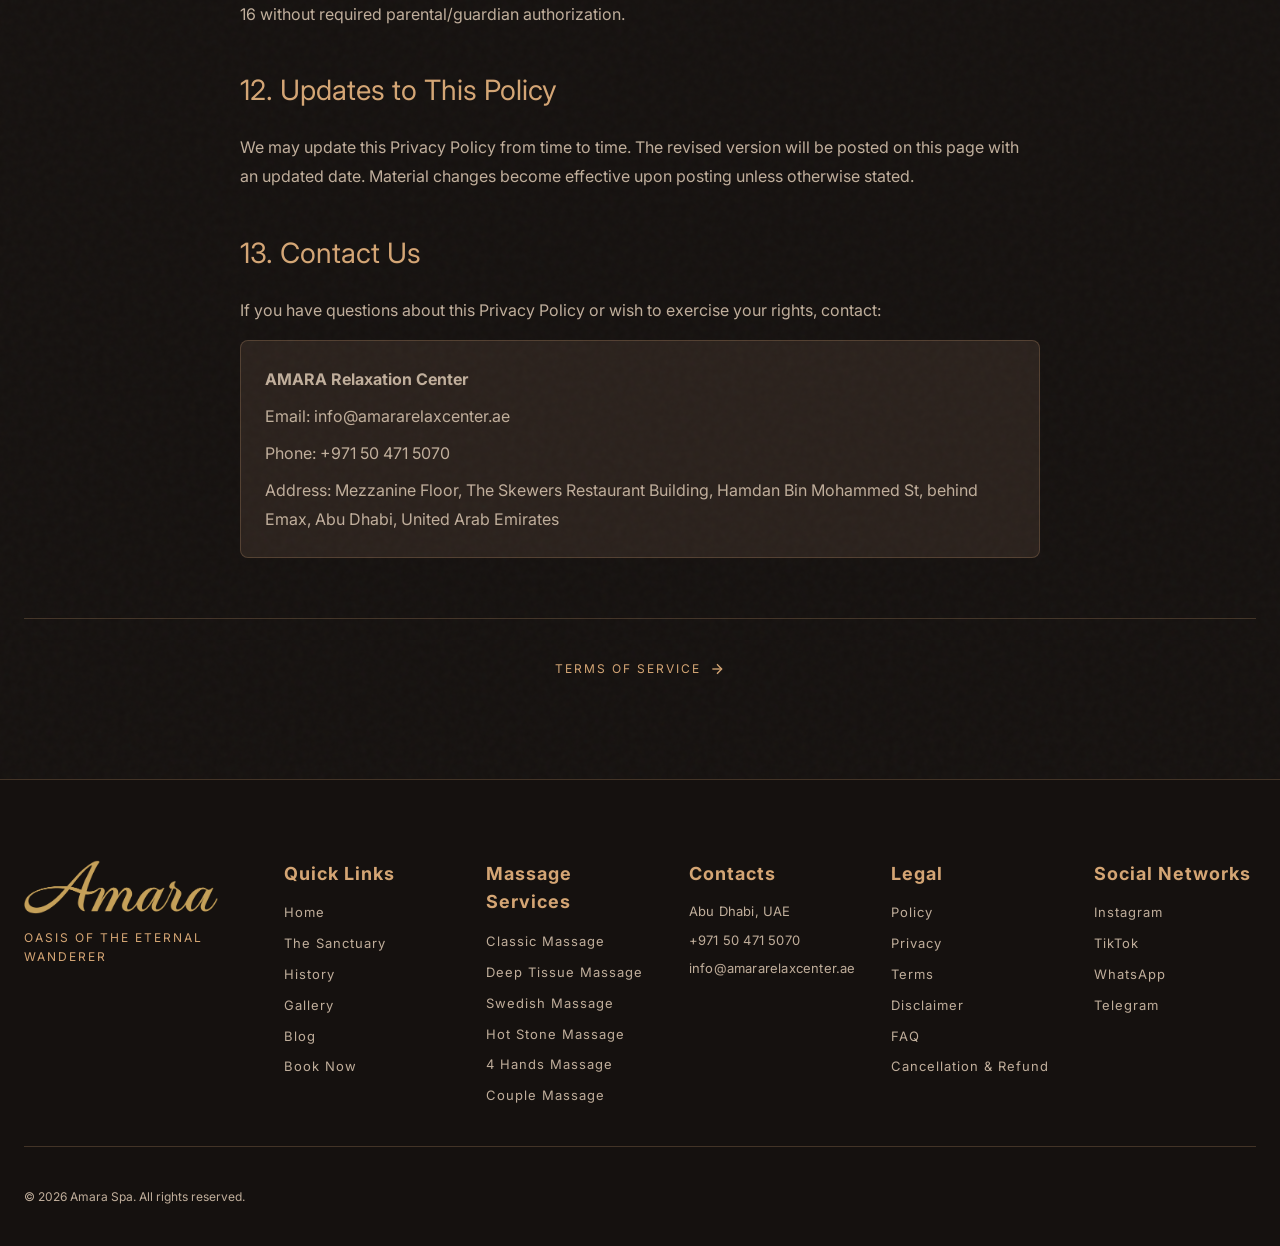
<file: privacy.html>
<!DOCTYPE html>
<html lang="en">
<head>
  <meta charset="UTF-8">
  <meta name="viewport" content="width=device-width, initial-scale=1.0">
  <title>Privacy Policy - AMARA Relaxation Center</title>
  <meta name="description" content="Privacy Policy for Amara Relaxation Center. Learn how we protect your personal information.">
  <meta property="og:title" content="Privacy Policy - AMARA Relaxation Center">
  <meta property="og:description" content="Privacy Policy for Amara Relaxation Center. Learn how we protect your personal information.">
  <meta property="og:type" content="website">
  <meta property="og:image" content="img/opengraph.png">
  <meta property="og:image:alt" content="AMARA — Oasis of the Eternal Wanderer">
  <meta name="twitter:card" content="summary_large_image">
  <meta name="twitter:image" content="img/opengraph.png">
  <link rel="preconnect" href="https://fonts.googleapis.com">
  <link rel="preconnect" href="https://fonts.gstatic.com" crossorigin>
  <link href="https://fonts.googleapis.com/css2?family=Cormorant+Garamond:ital,wght@0,300;0,400;0,500;1,300;1,400&family=Inter:wght@300;400;500&display=swap" rel="stylesheet">
  <link rel="stylesheet" href="styles.css">
  <link rel="stylesheet" href="pages.css">
</head>
<body data-theme="dark">
  <!-- Header -->
  <header class="header scrolled" id="header">
    <nav class="nav">
      <a href="/" class="logo">
        <img src="img/logo.png" alt="Amara logo" class="logo-image">
        <span class="logo-subtitle">Oasis of the Eternal Wanderer</span>
      </a>

      <div class="nav-links">
        <a href="/" class="nav-link">Home</a>
        <a href="/#rituals" class="nav-link">History</a>
        <a href="/services" class="nav-link">Services</a>
        <a href="/gallery" class="nav-link">Gallery</a>
        <a href="/contact" class="nav-link">Contact</a>
        <a href="/blog" class="nav-link">Blog</a>
      </div>

      <button class="theme-toggle-btn" id="themeToggleBtn" type="button" aria-label="Switch to light mode">
        Light
      </button>

      <a href="https://wa.me/971501234567" class="cta-button desktop-only" target="_blank" rel="noopener">Book Now</a>

      <button class="mobile-menu-btn" id="mobileMenuBtn" aria-label="Toggle menu">
        <svg class="menu-icon" width="24" height="24" viewBox="0 0 24 24" fill="none" stroke="currentColor" stroke-width="2">
          <line x1="3" y1="6" x2="21" y2="6"></line>
          <line x1="3" y1="12" x2="21" y2="12"></line>
          <line x1="3" y1="18" x2="21" y2="18"></line>
        </svg>
        <svg class="close-icon" width="24" height="24" viewBox="0 0 24 24" fill="none" stroke="currentColor" stroke-width="2">
          <line x1="18" y1="6" x2="6" y2="18"></line>
          <line x1="6" y1="6" x2="18" y2="18"></line>
        </svg>
      </button>
    </nav>

    <div class="mobile-nav-overlay" id="mobileNavOverlay"></div>
    <div class="mobile-nav" id="mobileNav">
      <div class="mobile-nav-logo">
        <img src="img/logo.png" alt="" class="mobile-nav-logo-image">
      </div>
      <a href="/" class="mobile-nav-link">Home</a>
      <a href="/services" class="mobile-nav-link">Services</a>
      <a href="/gallery" class="mobile-nav-link">Gallery</a>
      <a href="/contact" class="mobile-nav-link">Contact</a>
      <a href="/blog" class="mobile-nav-link">Blog</a>
      <button class="theme-toggle-btn mobile-theme-toggle" id="mobileThemeToggleBtn" type="button">
        Light
      </button>
    </div>
  </header>

  <main>
    <!-- Legal Page Content -->
    <section class="legal-section">
      <div class="stone-texture"></div>
      <div class="container">
        <div class="legal-header">
          <span class="section-tag">Legal</span>
          <h1 class="legal-title">Privacy Policy</h1>
          <p class="legal-updated">Last updated: April 13, 2026</p>
        </div>

        <div class="legal-content">
          <div class="legal-intro">
            <p>This Privacy Policy explains what personal information AMARA Relaxation Center collects, how we use it, and how we protect it. By using our website, submitting a booking request, or receiving services, you agree to the practices described below.</p>
          </div>

          <div class="legal-section-block">
            <h2>1. Scope</h2>
            <p>This policy applies to information collected through:</p>
            <ul>
              <li>Our website and booking/contact forms</li>
              <li>Phone, WhatsApp, and in-person communication</li>
              <li>In-spa service intake and appointment management</li>
            </ul>
          </div>

          <div class="legal-section-block">
            <h2>2. Information We Collect</h2>
            <h3>Information you provide directly</h3>
            <ul>
              <li>Full name and phone number only (for booking confirmation)</li>
              <li>Appointment details and service preferences</li>
              <li>We do not request or require your Gmail address for booking confirmation</li>
              <li>Payment details (processed by secure payment providers)</li>
              <li>Optional health or wellness information relevant to treatment safety</li>
              <li>Messages, feedback, and support requests</li>
            </ul>

            <h3>Information collected automatically</h3>
            <ul>
              <li>IP address, browser type, device type, and operating system</li>
              <li>Site usage data, pages viewed, and session duration</li>
              <li>Cookie identifiers and analytics events</li>
            </ul>
          </div>

          <div class="legal-section-block">
            <h2>3. Why We Use Your Information</h2>
            <ul>
              <li>To schedule, confirm, and manage appointments</li>
              <li>To deliver safe and personalized treatments</li>
              <li>To process payments and prevent fraud</li>
              <li>To communicate service updates and administrative notices by phone or WhatsApp</li>
              <li>To improve website performance and user experience</li>
              <li>To send marketing communications when permitted by law or consent</li>
              <li>To comply with legal obligations and resolve disputes</li>
            </ul>
          </div>

          <div class="legal-section-block">
            <h2>4. Legal Bases for Processing</h2>
            <p>Depending on your location, we process personal data under one or more legal bases:</p>
            <ul>
              <li>Performance of a contract (for booking and service delivery)</li>
              <li>Legitimate interests (operations, security, and quality improvement)</li>
              <li>Consent (for optional marketing and certain cookies)</li>
              <li>Compliance with legal obligations</li>
            </ul>
          </div>

          <div class="legal-section-block">
            <h2>5. Sharing of Information</h2>
            <p>We do not sell, rent, or transfer your personal information to third parties. Your booking data (name and phone number) is used only by AMARA for appointment confirmation and service operations.</p>
            <p>We may disclose limited information only when strictly required by applicable law, court order, or legal process.</p>
          </div>

          <div class="legal-section-block">
            <h2>6. Data Retention</h2>
            <p>We keep personal information only as long as necessary for service delivery, recordkeeping, legal compliance, and dispute resolution. Retention periods vary by data type and applicable law.</p>
          </div>

          <div class="legal-section-block">
            <h2>7. Cookies and Tracking Technologies</h2>
            <p>We use essential cookies for core site functionality and may use analytics cookies to improve performance. You can manage cookie preferences through your browser settings. Disabling some cookies may affect site functionality.</p>
          </div>

          <div class="legal-section-block">
            <h2>8. Security</h2>
            <p>We use reasonable administrative, technical, and physical safeguards to protect personal information, including access controls and secure data transmission. No method of storage or transmission is 100% secure.</p>
          </div>

          <div class="legal-section-block">
            <h2>9. Your Privacy Rights</h2>
            <p>Subject to local law, you may have rights to access, correct, delete, restrict, or object to certain processing, and to request data portability. You may also withdraw consent where processing depends on consent.</p>
          </div>

          <div class="legal-section-block">
            <h2>10. International Data Transfers</h2>
            <p>Where data is transferred across borders, we implement reasonable safeguards appropriate to the transfer and applicable legal requirements.</p>
          </div>

          <div class="legal-section-block">
            <h2>11. Children</h2>
            <p>Our services are intended for adults. We do not knowingly collect personal information from children under 16 without required parental/guardian authorization.</p>
          </div>

          <div class="legal-section-block">
            <h2>12. Updates to This Policy</h2>
            <p>We may update this Privacy Policy from time to time. The revised version will be posted on this page with an updated date. Material changes become effective upon posting unless otherwise stated.</p>
          </div>

          <div class="legal-section-block">
            <h2>13. Contact Us</h2>
            <p>If you have questions about this Privacy Policy or wish to exercise your rights, contact:</p>
            <div class="legal-contact">
              <p><strong>AMARA Relaxation Center</strong></p>
              <p>Email: info@amararelaxcenter.ae</p>
              <p>Phone: +971 50 471 5070</p>
              <p>Address: Mezzanine Floor, The Skewers Restaurant Building, Hamdan Bin Mohammed St, behind Emax, Abu Dhabi, United Arab Emirates</p>
            </div>
          </div>
        </div>

        <div class="legal-nav">
          <a href="/terms" class="legal-nav-link">
            <span>Terms of Service</span>
            <svg width="16" height="16" viewBox="0 0 24 24" fill="none" stroke="currentColor" stroke-width="2">
              <path d="M5 12h14"/><path d="m12 5 7 7-7 7"/>
            </svg>
          </a>
        </div>
      </div>
    </section>
  </main>

  <!-- Footer -->
  <footer class="footer">
    <div class="container">
      <div class="footer-content">
        <div class="footer-brand">
          <img src="img/logo.png" alt="Amara logo" class="footer-logo-image">
          <p class="footer-tagline">Oasis of the Eternal Wanderer</p>
        </div>

        <div class="footer-column">
          <h3 class="footer-column-title">Quick Links</h3>
          <div class="footer-links">
            <a href="/">Home</a>
            <a href="/#sanctuary">The Sanctuary</a>
            <a href="/#rituals">History</a>
            <a href="/gallery">Gallery</a>
            <a href="/blog">Blog</a>
            <a href="https://wa.me/971501234567" target="_blank" rel="noopener">Book Now</a>
          </div>
        </div>

        <div class="footer-column">
          <h3 class="footer-column-title">Massage Services</h3>
          <div class="footer-links">
            <a href="/services#classic-massage">Classic Massage</a>
            <a href="/services#deep-tissue-massage">Deep Tissue Massage</a>
            <a href="/services#swedish-massage">Swedish Massage</a>
            <a href="/services#hot-stone-massage">Hot Stone Massage</a>
            <a href="/services#four-hands-massage">4 Hands Massage</a>
            <a href="/services#couple-massage">Couple Massage</a>
          </div>
        </div>

        <div class="footer-column">
          <h3 class="footer-column-title">Contacts</h3>
          <div class="footer-links footer-contacts">
            <a href="https://www.google.com/maps/place/Amara+relax+center/@24.4932805,54.3672812,17z/data=!3m1!4b1!4m6!3m5!1s0x3e5e6782f16075eb:0xba63e82e7948f1d3!8m2!3d24.4932805!4d54.3698561!16s%2Fg%2F11nb5mz_rx?hl=en" target="_blank" rel="noopener noreferrer">Abu Dhabi, UAE</a>
            <a href="tel:+971504715070">+971 50 471 5070</a>
            <a href="mailto:info@amararelaxcenter.ae">info@amararelaxcenter.ae</a>
          </div>
        </div>

        <div class="footer-column">
          <h3 class="footer-column-title">Legal</h3>
          <div class="footer-links footer-legal-links">
            <a href="/policy">Policy</a>
            <a href="/privacy">Privacy</a>
            <a href="/terms">Terms</a>
            <a href="/disclaimer">Disclaimer</a>
            <a href="/faq">FAQ</a>
            <a href="/cancellation-refund">Cancellation &amp; Refund</a>
          </div>
        </div>

        <div class="footer-column">
          <h3 class="footer-column-title">Social Networks</h3>
          <div class="footer-links">
            <a href="https://www.instagram.com/amara.relaxcenter/" target="_blank" rel="noopener">Instagram</a>
            <a href="https://www.tiktok.com/@amara.relax.center" target="_blank" rel="noopener">TikTok</a>
            <a href="https://wa.me/971504715070" target="_blank" rel="noopener noreferrer">WhatsApp</a>
            <a href="https://t.me/+971504715070" target="_blank" rel="noopener noreferrer">Telegram</a>
          </div>
        </div>
      </div>
      <div class="footer-bottom">
        <p>&copy; 2026 Amara Spa. All rights reserved.</p>
      </div>
    </div>
  </footer>

  <script src="script.js"></script>
  <script src="pages.js"></script>
</body>
</html>
</file>
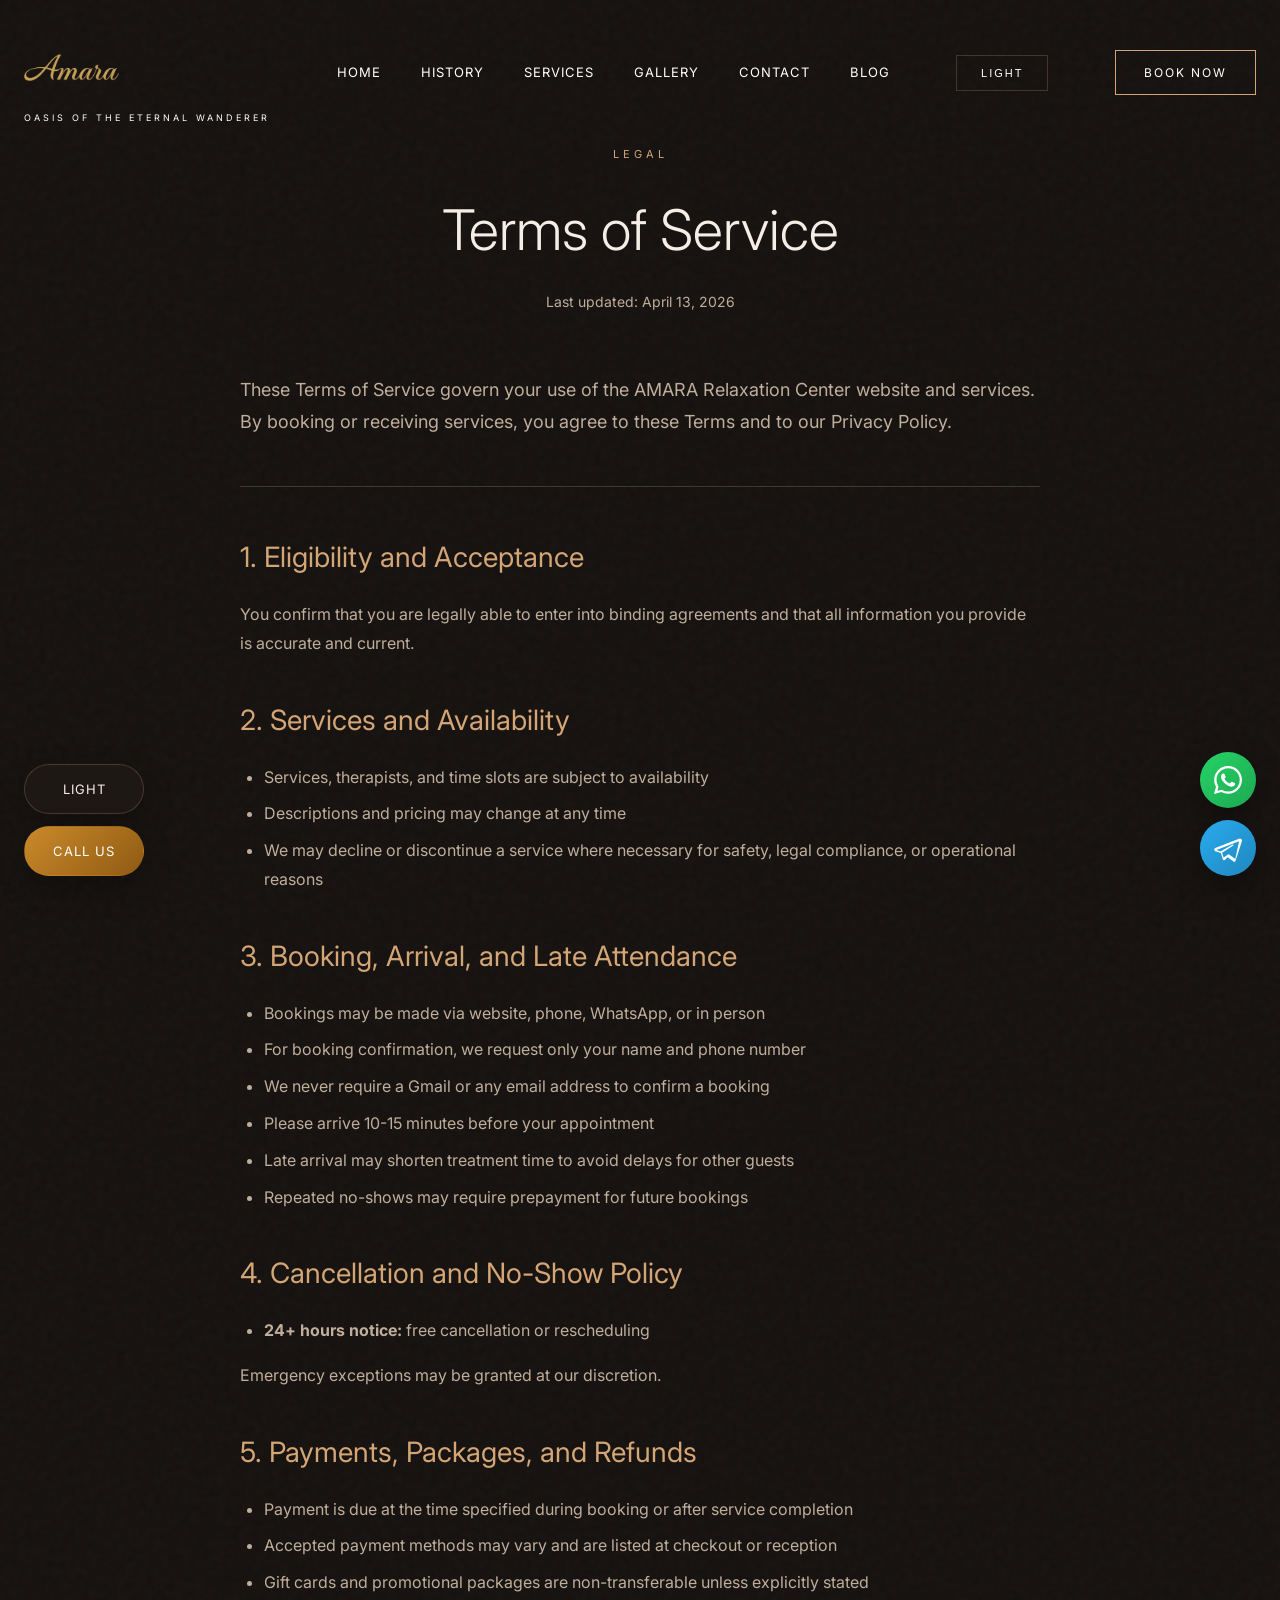
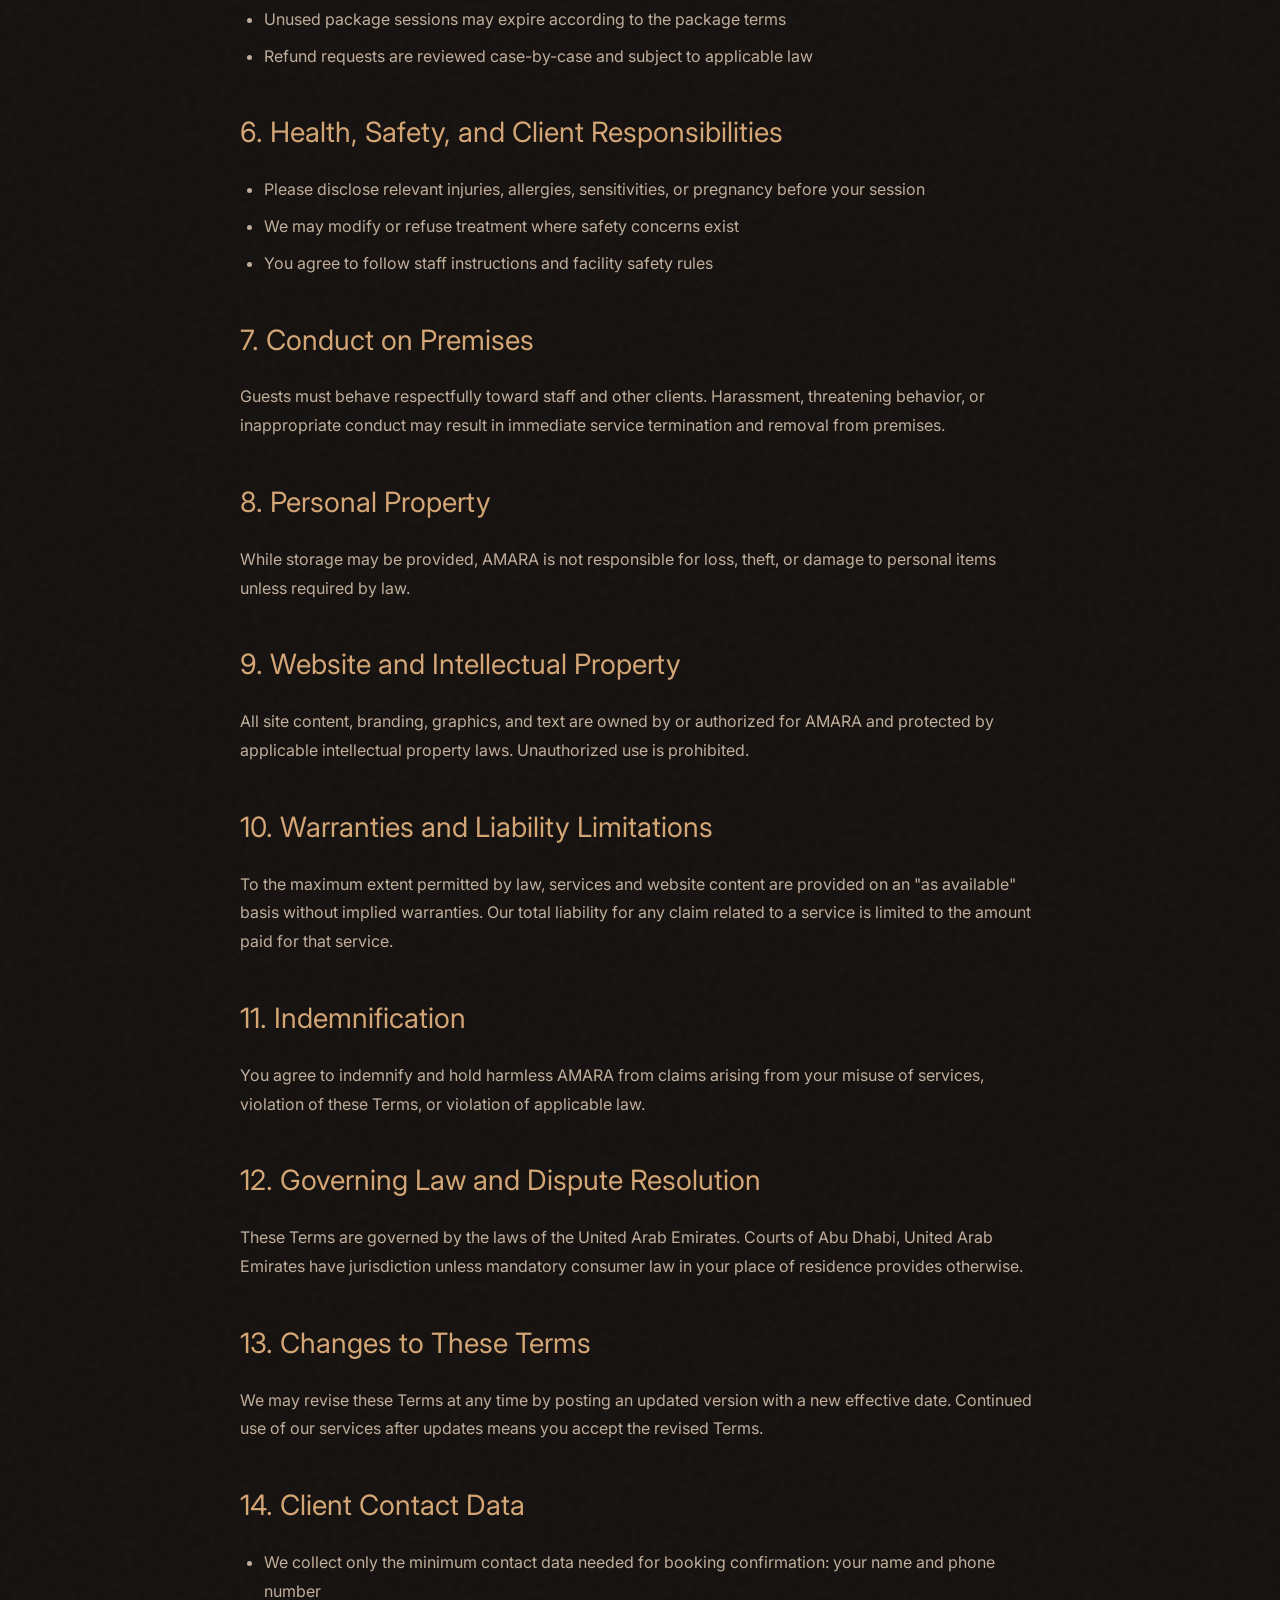
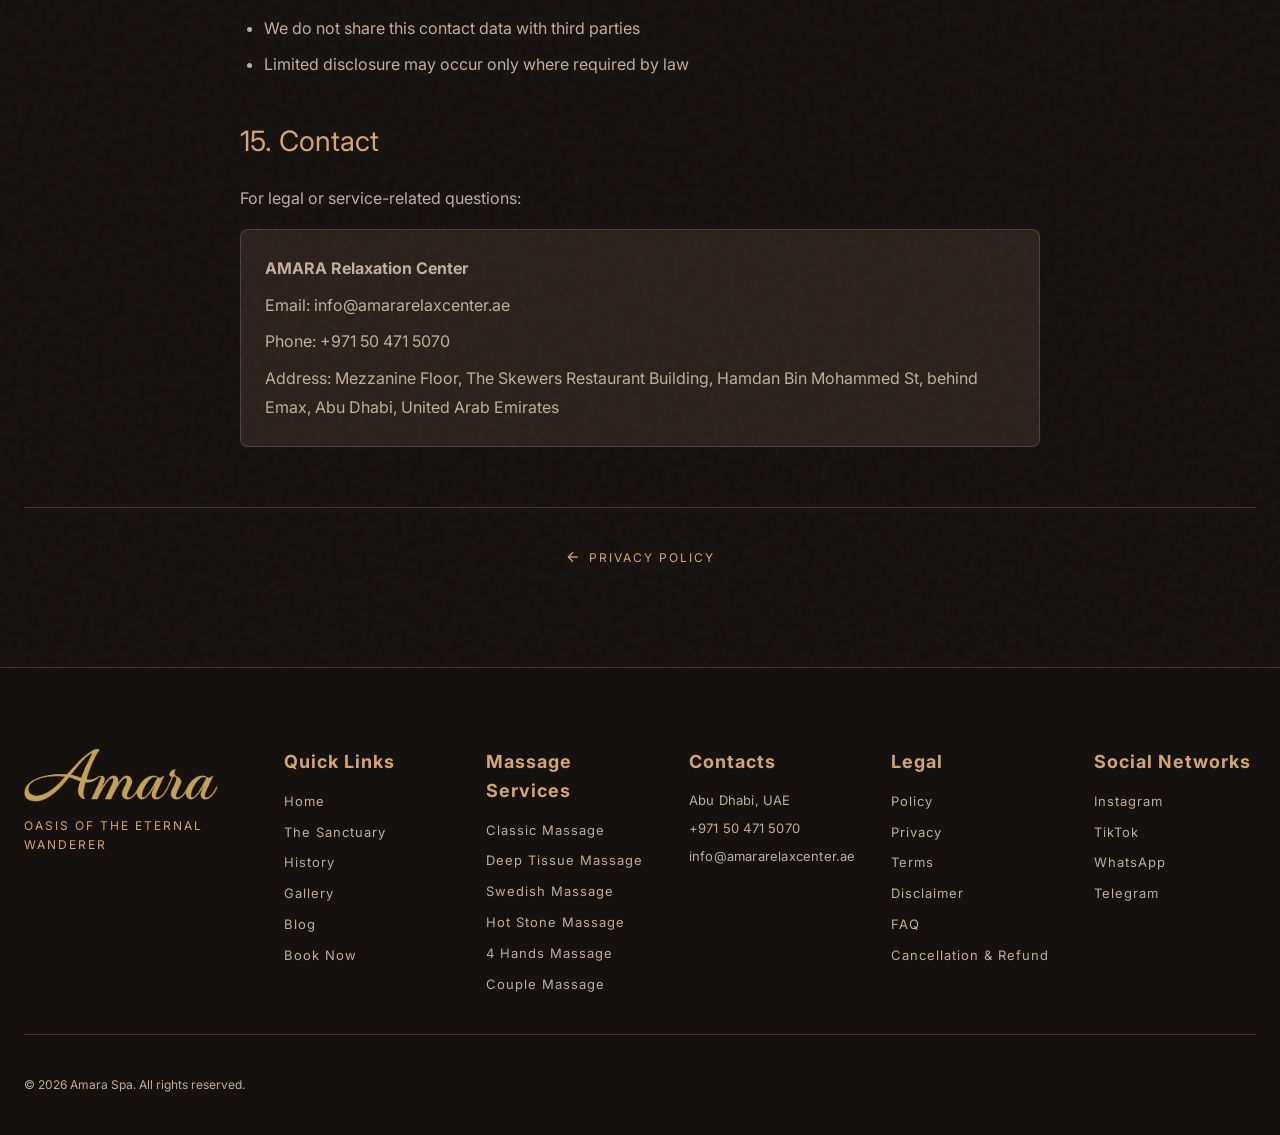
<file: terms.html>
<!DOCTYPE html>
<html lang="en">
<head>
  <meta charset="UTF-8">
  <meta name="viewport" content="width=device-width, initial-scale=1.0">
  <title>Terms of Service - AMARA Relaxation Center</title>
  <meta name="description" content="Terms of Service for Amara Relaxation Center. Read our terms and conditions for using our services.">
  <meta property="og:title" content="Terms of Service - AMARA Relaxation Center">
  <meta property="og:description" content="Terms of Service for Amara Relaxation Center. Read our terms and conditions for using our services.">
  <meta property="og:type" content="website">
  <meta property="og:image" content="img/opengraph.png">
  <meta property="og:image:alt" content="AMARA — Oasis of the Eternal Wanderer">
  <meta name="twitter:card" content="summary_large_image">
  <meta name="twitter:image" content="img/opengraph.png">
  <link rel="preconnect" href="https://fonts.googleapis.com">
  <link rel="preconnect" href="https://fonts.gstatic.com" crossorigin>
  <link href="https://fonts.googleapis.com/css2?family=Cormorant+Garamond:ital,wght@0,300;0,400;0,500;1,300;1,400&family=Inter:wght@300;400;500&display=swap" rel="stylesheet">
  <link rel="stylesheet" href="styles.css">
  <link rel="stylesheet" href="pages.css">
</head>
<body data-theme="dark">
  <!-- Header -->
  <header class="header scrolled" id="header">
    <nav class="nav">
      <a href="/" class="logo">
        <img src="img/logo.png" alt="Amara logo" class="logo-image">
        <span class="logo-subtitle">Oasis of the Eternal Wanderer</span>
      </a>

      <div class="nav-links">
        <a href="/" class="nav-link">Home</a>
        <a href="/#rituals" class="nav-link">History</a>
        <a href="/services" class="nav-link">Services</a>
        <a href="/gallery" class="nav-link">Gallery</a>
        <a href="/contact" class="nav-link">Contact</a>
        <a href="/blog" class="nav-link">Blog</a>
      </div>

      <button class="theme-toggle-btn" id="themeToggleBtn" type="button" aria-label="Switch to light mode">
        Light
      </button>

      <a href="https://wa.me/971501234567" class="cta-button desktop-only" target="_blank" rel="noopener">Book Now</a>

      <button class="mobile-menu-btn" id="mobileMenuBtn" aria-label="Toggle menu">
        <svg class="menu-icon" width="24" height="24" viewBox="0 0 24 24" fill="none" stroke="currentColor" stroke-width="2">
          <line x1="3" y1="6" x2="21" y2="6"></line>
          <line x1="3" y1="12" x2="21" y2="12"></line>
          <line x1="3" y1="18" x2="21" y2="18"></line>
        </svg>
        <svg class="close-icon" width="24" height="24" viewBox="0 0 24 24" fill="none" stroke="currentColor" stroke-width="2">
          <line x1="18" y1="6" x2="6" y2="18"></line>
          <line x1="6" y1="6" x2="18" y2="18"></line>
        </svg>
      </button>
    </nav>

    <div class="mobile-nav-overlay" id="mobileNavOverlay"></div>
    <div class="mobile-nav" id="mobileNav">
      <div class="mobile-nav-logo">
        <img src="img/logo.png" alt="" class="mobile-nav-logo-image">
      </div>
      <a href="/" class="mobile-nav-link">Home</a>
      <a href="/services" class="mobile-nav-link">Services</a>
      <a href="/gallery" class="mobile-nav-link">Gallery</a>
      <a href="/contact" class="mobile-nav-link">Contact</a>
      <a href="/blog" class="mobile-nav-link">Blog</a>
      <button class="theme-toggle-btn mobile-theme-toggle" id="mobileThemeToggleBtn" type="button">
        Light
      </button>
    </div>
  </header>

  <main>
    <!-- Legal Page Content -->
    <section class="legal-section">
      <div class="stone-texture"></div>
      <div class="container">
        <div class="legal-header">
          <span class="section-tag">Legal</span>
          <h1 class="legal-title">Terms of Service</h1>
          <p class="legal-updated">Last updated: April 13, 2026</p>
        </div>

        <div class="legal-content">
          <div class="legal-intro">
            <p>These Terms of Service govern your use of the AMARA Relaxation Center website and services. By booking or receiving services, you agree to these Terms and to our Privacy Policy.</p>
          </div>

          <div class="legal-section-block">
            <h2>1. Eligibility and Acceptance</h2>
            <p>You confirm that you are legally able to enter into binding agreements and that all information you provide is accurate and current.</p>
          </div>

          <div class="legal-section-block">
            <h2>2. Services and Availability</h2>
            <ul>
              <li>Services, therapists, and time slots are subject to availability</li>
              <li>Descriptions and pricing may change at any time</li>
              <li>We may decline or discontinue a service where necessary for safety, legal compliance, or operational reasons</li>
            </ul>
          </div>

          <div class="legal-section-block">
            <h2>3. Booking, Arrival, and Late Attendance</h2>
            <ul>
              <li>Bookings may be made via website, phone, WhatsApp, or in person</li>
              <li>For booking confirmation, we request only your name and phone number</li>
              <li>We never require a Gmail or any email address to confirm a booking</li>
              <li>Please arrive 10-15 minutes before your appointment</li>
              <li>Late arrival may shorten treatment time to avoid delays for other guests</li>
              <li>Repeated no-shows may require prepayment for future bookings</li>
            </ul>
          </div>

          <div class="legal-section-block">
            <h2>4. Cancellation and No-Show Policy</h2>
            <ul>
              <li><strong>24+ hours notice:</strong> free cancellation or rescheduling</li>
            </ul>
            <p>Emergency exceptions may be granted at our discretion.</p>
          </div>

          <div class="legal-section-block">
            <h2>5. Payments, Packages, and Refunds</h2>
            <ul>
              <li>Payment is due at the time specified during booking or after service completion</li>
              <li>Accepted payment methods may vary and are listed at checkout or reception</li>
              <li>Gift cards and promotional packages are non-transferable unless explicitly stated</li>
              <li>Unused package sessions may expire according to the package terms</li>
              <li>Refund requests are reviewed case-by-case and subject to applicable law</li>
            </ul>
          </div>

          <div class="legal-section-block">
            <h2>6. Health, Safety, and Client Responsibilities</h2>
            <ul>
              <li>Please disclose relevant injuries, allergies, sensitivities, or pregnancy before your session</li>
              <li>We may modify or refuse treatment where safety concerns exist</li>
              <li>You agree to follow staff instructions and facility safety rules</li>
            </ul>
          </div>

          <div class="legal-section-block">
            <h2>7. Conduct on Premises</h2>
            <p>Guests must behave respectfully toward staff and other clients. Harassment, threatening behavior, or inappropriate conduct may result in immediate service termination and removal from premises.</p>
          </div>

          <div class="legal-section-block">
            <h2>8. Personal Property</h2>
            <p>While storage may be provided, AMARA is not responsible for loss, theft, or damage to personal items unless required by law.</p>
          </div>

          <div class="legal-section-block">
            <h2>9. Website and Intellectual Property</h2>
            <p>All site content, branding, graphics, and text are owned by or authorized for AMARA and protected by applicable intellectual property laws. Unauthorized use is prohibited.</p>
          </div>

          <div class="legal-section-block">
            <h2>10. Warranties and Liability Limitations</h2>
            <p>To the maximum extent permitted by law, services and website content are provided on an "as available" basis without implied warranties. Our total liability for any claim related to a service is limited to the amount paid for that service.</p>
          </div>

          <div class="legal-section-block">
            <h2>11. Indemnification</h2>
            <p>You agree to indemnify and hold harmless AMARA from claims arising from your misuse of services, violation of these Terms, or violation of applicable law.</p>
          </div>

          <div class="legal-section-block">
            <h2>12. Governing Law and Dispute Resolution</h2>
            <p>These Terms are governed by the laws of the United Arab Emirates. Courts of Abu Dhabi, United Arab Emirates have jurisdiction unless mandatory consumer law in your place of residence provides otherwise.</p>
          </div>

          <div class="legal-section-block">
            <h2>13. Changes to These Terms</h2>
            <p>We may revise these Terms at any time by posting an updated version with a new effective date. Continued use of our services after updates means you accept the revised Terms.</p>
          </div>

          <div class="legal-section-block">
            <h2>14. Client Contact Data</h2>
            <ul>
              <li>We collect only the minimum contact data needed for booking confirmation: your name and phone number</li>
              <li>We do not share this contact data with third parties</li>
              <li>Limited disclosure may occur only where required by law</li>
            </ul>
          </div>
          <div class="legal-section-block">
            <h2>15. Contact</h2>
            <p>For legal or service-related questions:</p>
            <div class="legal-contact">
              <p><strong>AMARA Relaxation Center</strong></p>
              <p>Email: info@amararelaxcenter.ae</p>
              <p>Phone: +971 50 471 5070</p>
              <p>Address: Mezzanine Floor, The Skewers Restaurant Building, Hamdan Bin Mohammed St, behind Emax, Abu Dhabi, United Arab Emirates</p>
            </div>
          </div>
        </div>

        <div class="legal-nav">
          <a href="/privacy" class="legal-nav-link legal-nav-link-prev">
            <svg width="16" height="16" viewBox="0 0 24 24" fill="none" stroke="currentColor" stroke-width="2">
              <path d="M19 12H5"/><path d="m12 19-7-7 7-7"/>
            </svg>
            <span>Privacy Policy</span>
          </a>
        </div>
      </div>
    </section>
  </main>

  <!-- Footer -->
  <footer class="footer">
    <div class="container">
      <div class="footer-content">
        <div class="footer-brand">
          <img src="img/logo.png" alt="Amara logo" class="footer-logo-image">
          <p class="footer-tagline">Oasis of the Eternal Wanderer</p>
        </div>

        <div class="footer-column">
          <h3 class="footer-column-title">Quick Links</h3>
          <div class="footer-links">
            <a href="/">Home</a>
            <a href="/#sanctuary">The Sanctuary</a>
            <a href="/#rituals">History</a>
            <a href="/gallery">Gallery</a>
            <a href="/blog">Blog</a>
            <a href="https://wa.me/971501234567" target="_blank" rel="noopener">Book Now</a>
          </div>
        </div>

        <div class="footer-column">
          <h3 class="footer-column-title">Massage Services</h3>
          <div class="footer-links">
            <a href="/services#classic-massage">Classic Massage</a>
            <a href="/services#deep-tissue-massage">Deep Tissue Massage</a>
            <a href="/services#swedish-massage">Swedish Massage</a>
            <a href="/services#hot-stone-massage">Hot Stone Massage</a>
            <a href="/services#four-hands-massage">4 Hands Massage</a>
            <a href="/services#couple-massage">Couple Massage</a>
          </div>
        </div>

        <div class="footer-column">
          <h3 class="footer-column-title">Contacts</h3>
          <div class="footer-links footer-contacts">
            <a href="https://www.google.com/maps/place/Amara+relax+center/@24.4932805,54.3672812,17z/data=!3m1!4b1!4m6!3m5!1s0x3e5e6782f16075eb:0xba63e82e7948f1d3!8m2!3d24.4932805!4d54.3698561!16s%2Fg%2F11nb5mz_rx?hl=en" target="_blank" rel="noopener noreferrer">Abu Dhabi, UAE</a>
            <a href="tel:+971504715070">+971 50 471 5070</a>
            <a href="mailto:info@amararelaxcenter.ae">info@amararelaxcenter.ae</a>
          </div>
        </div>

        <div class="footer-column">
          <h3 class="footer-column-title">Legal</h3>
          <div class="footer-links footer-legal-links">
            <a href="/policy">Policy</a>
            <a href="/privacy">Privacy</a>
            <a href="/terms">Terms</a>
            <a href="/disclaimer">Disclaimer</a>
            <a href="/faq">FAQ</a>
            <a href="/cancellation-refund">Cancellation &amp; Refund</a>
          </div>
        </div>

        <div class="footer-column">
          <h3 class="footer-column-title">Social Networks</h3>
          <div class="footer-links">
            <a href="https://www.instagram.com/amara.relaxcenter/" target="_blank" rel="noopener">Instagram</a>
            <a href="https://www.tiktok.com/@amara.relax.center" target="_blank" rel="noopener">TikTok</a>
            <a href="https://wa.me/971504715070" target="_blank" rel="noopener noreferrer">WhatsApp</a>
            <a href="https://t.me/+971504715070" target="_blank" rel="noopener noreferrer">Telegram</a>
          </div>
        </div>
      </div>
      <div class="footer-bottom">
        <p>&copy; 2026 Amara Spa. All rights reserved.</p>
      </div>
    </div>
  </footer>

  <script src="script.js"></script>
  <script src="pages.js"></script>
</body>
</html>
</file>
<file: styles.css>
@import url('https://fonts.googleapis.com/css2?family=Great+Vibes&display=swap');

/* ========================================
   SPA - Global Styles
   ======================================== */

:root {
  --color-primary: #d4a574;
  --color-primary-light: #e8c9a8;
  --color-primary-dark: #b8915e;
  --color-bg: #15110f;
  --color-bg-light: #1e1814;
  --color-bg-card: #2a211c;
  --color-text: #f5efe7;
  --color-text-muted: #c0ae9b;
  --color-border: rgba(212, 165, 116, 0.24);
  --font-serif: 'Inter', -apple-system, BlinkMacSystemFont, sans-serif;
  --font-sans: 'Inter', -apple-system, BlinkMacSystemFont, sans-serif;
  --font-wordmark: 'Great Vibes', 'Peristiwa', 'Cormorant Garamond', serif;
}

@font-face {
  font-family: 'Peristiwa';
  src: url('fonts/Peristiwa.otf') format('opentype');
  font-weight: 400;
  font-style: normal;
  font-display: swap;
}

* {
  margin: 0;
  padding: 0;
  box-sizing: border-box;
}

html {
  scroll-behavior: smooth;
}

body {
  font-family: var(--font-sans);
  background: var(--color-bg);
  color: var(--color-text);
  line-height: 1.6;
  overflow-x: hidden;
}

.container {
  max-width: 1400px;
  margin: 0 auto;
  padding: 0 24px;
}


body[data-theme='light'] {
  /* High-contrast light mode: fully white base backgrounds across sections */
  --color-bg: #ffffff;
  --color-bg-light: #ffffff;
  --color-bg-card: #ffffff;
  --color-primary: #b18458;
  --color-primary-light: #c89f77;
  --color-primary-dark: #7a5a40;
  --color-text: #2f2620;
  --color-text-muted: #5f5248;
  --color-border: rgba(99, 81, 71, 0.25);
}

body[data-theme='light'] .feature-detail,
body[data-theme='light'] .quote-attribution,
body[data-theme='light'] .healer-name,
body[data-theme='light'] .massage-book-btn {
  color: var(--color-primary-dark);
}

body[data-theme='light'] .header.scrolled {
  background: rgba(255, 251, 245, 0.96);
  border-bottom-color: rgba(113, 93, 75, 0.22);
  box-shadow: 0 10px 24px rgba(44, 30, 18, 0.08);
}

body[data-theme='light'] .header .logo-subtitle,
body[data-theme='light'] .header .nav-link,
body[data-theme='light'] .header .theme-toggle-btn,
body[data-theme='light'] .header .cta-button,
body[data-theme='light'] .header .mobile-menu-btn {
  color: var(--color-primary);
}

body[data-theme='light'] .header .theme-toggle-btn,
body[data-theme='light'] .header .cta-button {
  border-color: rgba(113, 93, 75, 0.35);
}

body[data-theme='light'] .hero-dior .label-text,
body[data-theme='light'] .hero-dior .hero-title-dior .title-subtitle,
body[data-theme='light'] .hero-dior .hero-tagline,
body[data-theme='light'] .hero-dior .hero-description-dior p,
body[data-theme='light'] .hero-dior .hero-btn-secondary,
body[data-theme='light'] .hero-dior .hero-nav-arrow,
body[data-theme='light'] .hero-dior .hero-side-text,
body[data-theme='light'] .hero-dior .scroll-text {
  color: #ffffff;
}

/* ========================================
   HEADER
   ======================================== */

.header {
  position: fixed;
  top: 0;
  left: 0;
  right: 0;
  z-index: 5000;
  padding: 20px 0;
  transition: all 0.4s ease;
  background: transparent;
}

.header.scrolled {
  background: rgba(21, 17, 15, 0.95);
  backdrop-filter: blur(20px);
  padding: 16px 0;
  border-bottom: 1px solid var(--color-border);
}

.nav {
  max-width: 1400px;
  margin: 0 auto;
  padding: 0 24px;
  display: flex;
  align-items: center;
  justify-content: space-between;
}

.logo {
  text-decoration: none;
  display: flex;
  flex-direction: column;
  align-items: flex-start;
}

.logo-text {
  font-family: var(--font-serif);
  font-size: 28px;
  font-weight: 400;
  letter-spacing: 8px;
  color: var(--color-primary);
}

.logo-wordmark {
  font-family: var(--font-wordmark);
  font-size: 82px;
  font-weight: 400;
  line-height: 0.78;
  color: #ffffff;
  letter-spacing: 0;
  text-shadow: 0 1px 1px rgba(0, 0, 0, 0.22);
}

.footer-logo-wordmark {
  display: block;
  margin-bottom: 14px;
  font-size: 84px;
}

/*
 * Display the logo as an image.
 * The header and footer both use the same wordmark image. Define a consistent
 * height for the logo image and allow the width to scale automatically to
 * preserve the aspect ratio. These classes are applied to the <img>
 * elements introduced in index.html.
 */
.logo-image {
  display: block;
  width: 95px;
  height: 95px;
  object-fit: contain;
}

.theme-logo {
  display: block;
}

.theme-logo.theme-logo-light {
  display: none;
}

body[data-theme='light'] .theme-logo.theme-logo-dark {
  display: none;
}

body[data-theme='light'] .theme-logo.theme-logo-light {
  display: block;
}

.footer-logo-image {
  display: block;
  width: 109px;
  height: 109px;
  object-fit: contain;
  margin-bottom: 14px;
}

.logo-subtitle {
  font-size: 9px;
  letter-spacing: 3px;
  text-transform: uppercase;
  color: #ffffff;
  margin-top: -4px;
}

.logo-underline {
  width: 60px;
  height: 1px;
  background: linear-gradient(90deg, var(--color-primary), transparent);
  margin-top: 8px;
}

.nav-links {
  display: flex;
  gap: 40px;
}

.nav-link {
  color: #ffffff;
  text-decoration: none;
  font-size: 13px;
  letter-spacing: 1px;
  text-transform: uppercase;
  transition: color 0.3s ease;
  position: relative;
}

.nav-link::after {
  content: '';
  position: absolute;
  bottom: -4px;
  left: 0;
  width: 0;
  height: 1px;
  background: var(--color-primary);
  transition: width 0.3s ease;
}

.nav-link:hover {
  color: var(--color-primary);
}

.nav-link:hover::after {
  width: 100%;
}

.cta-button {
  display: inline-flex;
  align-items: center;
  padding: 12px 28px;
  background: transparent;
  border: 1px solid var(--color-primary);
  color: #ffffff;
  text-decoration: none;
  font-size: 12px;
  letter-spacing: 2px;
  text-transform: uppercase;
  transition: all 0.3s ease;
}

.cta-button:hover {
  background: var(--color-primary);
  color: var(--color-bg);
}

.mobile-menu-btn {
  display: none;
  position: relative;
  z-index: 5200;
  background: none;
  border: none;
  color: #ffffff;
  cursor: pointer;
  padding: 8px;
  width: 40px;
  height: 40px;
  align-items: center;
  justify-content: center;
}

.mobile-menu-btn .menu-icon,
.mobile-menu-btn .close-icon {
  position: absolute;
  top: 50%;
  left: 50%;
  transform: translate(-50%, -50%);
  transition: opacity 0.35s ease, transform 0.35s ease;
}

.mobile-menu-btn .close-icon {
  opacity: 0;
  transform: translate(-50%, -50%) scale(0.75) rotate(-22deg);
}

.mobile-menu-btn .menu-icon line,
.mobile-menu-btn .close-icon line {
  transition: transform 0.35s ease, opacity 0.35s ease;
  transform-origin: center;
}

.mobile-menu-btn .menu-icon line:nth-child(1) {
  transition-delay: 0ms;
}

.mobile-menu-btn .menu-icon line:nth-child(2) {
  transition-delay: 45ms;
}

.mobile-menu-btn .menu-icon line:nth-child(3) {
  transition-delay: 90ms;
}

.mobile-menu-btn.active .menu-icon {
  opacity: 0;
  transform: translate(-50%, -50%) scale(0.8) rotate(14deg);
}

.mobile-menu-btn.active .close-icon {
  opacity: 1;
  transform: translate(-50%, -50%) scale(1) rotate(0deg);
}

.mobile-menu-btn.active .menu-icon line:nth-child(1) {
  transform: translateX(6px);
  opacity: 0;
}

.mobile-menu-btn.active .menu-icon line:nth-child(2) {
  transform: translateX(-6px);
  opacity: 0;
}

.mobile-menu-btn.active .menu-icon line:nth-child(3) {
  transform: translateX(6px);
  opacity: 0;
}

.mobile-menu-btn .close-icon line {
  opacity: 0;
}

.mobile-menu-btn.active .close-icon line {
  opacity: 1;
}

.mobile-menu-btn.active .close-icon line:first-child {
  transition-delay: 130ms;
}

.mobile-menu-btn.active .close-icon line:last-child {
  transition-delay: 180ms;
}

.mobile-nav-overlay {
  display: none;
  position: fixed;
  inset: 0;
  z-index: 5050;
  background: rgba(6, 6, 6, 0.48);
  opacity: 0;
  transition: opacity 0.45s ease;
  backdrop-filter: blur(2px);
}

.mobile-nav-overlay.active {
  display: block;
  opacity: 1;
}

.mobile-nav {
  display: none;
  position: fixed;
  top: 84px;
  right: 16px;
  width: min(360px, calc(100vw - 32px));
  max-height: calc(100vh - 100px);
  z-index: 5100;
  background: rgba(30, 24, 20, 0.98);
  border: 1px solid rgba(212, 165, 116, 0.25);
  border-radius: 18px;
  box-shadow: 0 24px 55px rgba(0, 0, 0, 0.45);
  backdrop-filter: blur(16px);
  padding: 22px 252px 20px 20px;
  overflow-y: auto;
  flex-direction: column;
  gap: 18px;
  opacity: 0;
  transform: translateY(10px);
  transition: opacity 0.4s ease, transform 0.45s ease;
}

.mobile-nav-logo {
  position: absolute;
  top: 50%;
  right: 18px;
  transform: translateY(-50%);
  width: 216px;
  pointer-events: none;
  opacity: 0.75;
  filter: drop-shadow(0 8px 20px rgba(0, 0, 0, 0.35));
}

.mobile-nav-logo::after {
  content: '';
  position: absolute;
  inset: -18px;
  background: radial-gradient(circle, rgba(212, 165, 116, 0.18), transparent 72%);
  z-index: -1;
}

.mobile-nav-logo-image {
  width: 100%;
  height: auto;
  display: block;
}

.mobile-nav-wordmark {
  display: block;
  width: 100%;
  text-align: right;
  font-size: 116px;
}

.mobile-nav.active {
  display: flex;
  opacity: 1;
  transform: translateY(0);
}

body.menu-open {
  overflow: hidden;
}

body.menu-open .floating-messengers,
body.menu-open .floating-actions {
  opacity: 0;
  pointer-events: none;
}

.mobile-nav-link {
  color: var(--color-text);
  text-decoration: none;
  font-family: var(--font-serif);
  font-size: clamp(22px, 5vw, 28px);
  opacity: 0;
  transform: translateY(14px);
  transition: color 0.3s ease, opacity 0.4s ease, transform 0.45s ease;
}

.mobile-nav-link:hover {
  color: var(--color-primary);
}

.mobile-nav.active .mobile-nav-link {
  opacity: 1;
  transform: translateY(0);
}

.mobile-nav.active .mobile-nav-link:nth-child(1) {
  transition-delay: 70ms;
}

.mobile-nav.active .mobile-nav-link:nth-child(2) {
  transition-delay: 130ms;
}

.mobile-nav.active .mobile-nav-link:nth-child(3) {
  transition-delay: 190ms;
}

.mobile-nav.active .mobile-nav-link:nth-child(4) {
  transition-delay: 250ms;
}

.mobile-nav.active .mobile-nav-link:nth-child(5) {
  transition-delay: 310ms;
}

.mobile-nav.active .mobile-nav-link:nth-child(6) {
  transition-delay: 370ms;
}

body[data-theme='light'] .mobile-nav-overlay {
  background: rgba(87, 63, 38, 0.2);
}

body[data-theme='light'] .mobile-nav {
  background: rgba(255, 251, 245, 0.98);
  border-color: rgba(113, 93, 75, 0.24);
  box-shadow: 0 20px 48px rgba(44, 30, 18, 0.2);
}

body[data-theme='light'] .mobile-nav-logo {
  opacity: 0.88;
  filter: drop-shadow(0 10px 18px rgba(119, 86, 56, 0.25));
}

body[data-theme='light'] .mobile-nav-logo::after {
  background: radial-gradient(circle, rgba(170, 130, 94, 0.16), transparent 72%);
}

body[data-theme='light'] .mobile-nav-link {
  color: #2c1e12;
}

body[data-theme='light'] .mobile-nav-link:hover {
  color: var(--color-primary-dark);
}

body[data-theme='light'] .mobile-nav .mobile-theme-toggle {
  color: #2c1e12;
  border-color: rgba(113, 93, 75, 0.35);
}


.theme-toggle-btn {
  display: inline-flex;
  align-items: center;
  justify-content: center;
  min-width: 92px;
  padding: 11px 16px;
  border: 1px solid var(--color-border);
  background: transparent;
  color: #ffffff;
  font-size: 11px;
  letter-spacing: 2px;
  text-transform: uppercase;
  cursor: pointer;
  transition: all 0.3s ease;
}

.theme-toggle-btn:hover {
  border-color: var(--color-primary);
  color: var(--color-primary);
}

.mobile-theme-toggle {
  width: 100%;
  margin-top: 4px;
}

.desktop-only {
  display: inline-flex;
}

/* ========================================
   GRAND OPENING OFFERS
   ======================================== */

.grand-opening-offers {
  position: relative;
  padding: 78px 0 84px;
  background:
    radial-gradient(circle at 50% 0%, rgba(212, 165, 116, 0.26), transparent 48%),
    radial-gradient(circle at 15% 22%, rgba(212, 165, 116, 0.2), transparent 46%),
    radial-gradient(circle at 80% 20%, rgba(232, 201, 168, 0.17), transparent 42%),
    linear-gradient(180deg, #19130f 0%, #120d0b 100%);
  overflow: hidden;
  border-top: 1px solid rgba(212, 165, 116, 0.2);
  border-bottom: 1px solid rgba(212, 165, 116, 0.2);
}

.grand-opening-glow {
  position: absolute;
  width: 480px;
  height: 480px;
  border-radius: 50%;
  filter: blur(80px);
  pointer-events: none;
}

.grand-opening-glow-left {
  top: -220px;
  left: -160px;
  background: rgba(212, 165, 116, 0.2);
}

.grand-opening-glow-right {
  right: -170px;
  bottom: -260px;
  background: rgba(184, 145, 94, 0.15);
}

.grand-opening-card {
  position: relative;
  z-index: 1;
  max-width: 980px;
  margin: 0 auto;
  padding: clamp(30px, 5vw, 52px);
  border: 1px solid rgba(212, 165, 116, 0.48);
  background: linear-gradient(135deg, rgba(26, 20, 16, 0.92), rgba(15, 12, 10, 0.92));
  box-shadow: 0 28px 80px rgba(0, 0, 0, 0.5), inset 0 0 70px rgba(212, 165, 116, 0.1);
}

.grand-opening-card::before {
  content: '';
  position: absolute;
  inset: 14px;
  border: 1px solid rgba(212, 165, 116, 0.2);
  pointer-events: none;
}

.grand-opening-kicker {
  font-size: 11px;
  letter-spacing: 0.32em;
  text-transform: uppercase;
  color: var(--color-primary-light);
  text-align: center;
  margin-bottom: 14px;
}

.grand-opening-title {
  font-family: 'Cormorant Garamond', serif;
  font-size: clamp(36px, 6vw, 62px);
  text-align: center;
  text-transform: uppercase;
  letter-spacing: 0.08em;
  color: #fffaf4;
  margin-bottom: 10px;
}

.grand-opening-subtitle {
  text-align: center;
  color: var(--color-text-muted);
  letter-spacing: 0.08em;
  text-transform: uppercase;
  font-size: clamp(10px, 1.5vw, 13px);
  margin-bottom: clamp(20px, 4vw, 36px);
}

.grand-opening-spotlight {
  display: inline-flex;
  align-items: center;
  justify-content: center;
  gap: 10px;
  margin: 0 auto clamp(24px, 4vw, 32px);
  padding: 10px 20px;
  border-radius: 999px;
  border: 1px solid rgba(232, 201, 168, 0.58);
  background: rgba(212, 165, 116, 0.1);
  color: #fff3e3;
}

.spotlight-ping {
  width: 10px;
  height: 10px;
  border-radius: 50%;
  background: #ffdfb4;
  box-shadow: 0 0 0 0 rgba(255, 223, 180, 0.5);
  animation: grandOpeningPulse 1.9s ease-out infinite;
}

.spotlight-label {
  text-transform: uppercase;
  letter-spacing: 0.14em;
  font-size: 11px;
}

.grand-offers-grid {
  display: grid;
  grid-template-columns: repeat(3, minmax(0, 1fr));
  gap: 18px;
}

.grand-offer-item {
  position: relative;
  text-align: center;
  padding: 30px 16px 24px;
  border: 1px solid rgba(212, 165, 116, 0.28);
  background: linear-gradient(160deg, rgba(255, 255, 255, 0.04), rgba(212, 165, 116, 0.03));
  transition: transform 0.35s ease, border-color 0.35s ease, box-shadow 0.35s ease, background 0.35s ease;
}

.grand-offer-badge {
  position: absolute;
  top: -12px;
  left: 50%;
  transform: translateX(-50%);
  background: linear-gradient(90deg, #f6d7ac, #d3a469);
  color: #2b1a10;
  border-radius: 999px;
  padding: 5px 12px;
  font-size: 10px;
  letter-spacing: 0.12em;
  text-transform: uppercase;
  font-weight: 600;
}

.grand-offer-featured {
  border-color: rgba(232, 201, 168, 0.75);
  background:
    radial-gradient(circle at 50% 10%, rgba(232, 201, 168, 0.18), transparent 56%),
    linear-gradient(160deg, rgba(255, 255, 255, 0.08), rgba(212, 165, 116, 0.06));
  box-shadow: 0 18px 40px rgba(212, 165, 116, 0.2);
}

.grand-offer-item:hover {
  transform: translateY(-7px) scale(1.02);
  border-color: rgba(232, 201, 168, 0.75);
  box-shadow: 0 18px 40px rgba(212, 165, 116, 0.24);
  background: linear-gradient(160deg, rgba(255, 255, 255, 0.1), rgba(212, 165, 116, 0.09));
}

.grand-offer-name {
  color: #ffffff;
  font-size: clamp(16px, 2vw, 21px);
  font-weight: 400;
  line-height: 1.35;
  margin-bottom: 12px;
}

.grand-offer-price {
  font-size: clamp(24px, 3.6vw, 36px);
  font-weight: 500;
  color: var(--color-primary-light);
  letter-spacing: 0.05em;
}

body[data-theme='light'] .grand-opening-offers {
  background:
    radial-gradient(circle at 14% 18%, rgba(177, 132, 88, 0.18), transparent 44%),
    radial-gradient(circle at 88% 35%, rgba(200, 159, 119, 0.14), transparent 42%),
    linear-gradient(180deg, #fcf7f1 0%, #fffdf9 100%);
}

body[data-theme='light'] .grand-opening-card {
  background: linear-gradient(135deg, rgba(255, 251, 246, 0.94), rgba(255, 255, 255, 0.95));
  border-color: rgba(122, 90, 64, 0.36);
  box-shadow: 0 24px 55px rgba(69, 48, 32, 0.15);
}

body[data-theme='light'] .grand-opening-title,
body[data-theme='light'] .grand-offer-name {
  color: #2f2620;
}

body[data-theme='light'] .grand-offer-item {
  background: linear-gradient(160deg, rgba(177, 132, 88, 0.08), rgba(255, 255, 255, 0.8));
  border-color: rgba(122, 90, 64, 0.28);
}

body[data-theme='light'] .grand-opening-spotlight {
  color: #4a3728;
  background: rgba(177, 132, 88, 0.14);
  border-color: rgba(122, 90, 64, 0.38);
}

body[data-theme='light'] .grand-offer-badge {
  color: #fffaf2;
  background: linear-gradient(90deg, #7f5938, #b37d4c);
}

/* ========================================
   HERO SECTION - DIOR INSPIRED
   ======================================== */

.hero-dior {
  --color-bg: #15110f;
  --color-bg-light: #1e1814;
  --color-bg-card: #2a211c;
  --color-text: #f5efe7;
  --color-text-muted: #c0ae9b;
  --color-border: rgba(212, 165, 116, 0.24);
  position: relative;
  min-height: 100vh;
  display: flex;
  align-items: center;
  justify-content: center;
  overflow: hidden;
}

/* Background Slider */
.hero-slider {
  position: absolute;
  inset: 0;
  z-index: 0;
}

.hero-slide {
  position: absolute;
  inset: 0;
  background-size: cover;
  background-position: center;
  opacity: 0;
  transform: scale(1.1);
  transition: opacity 1.5s ease, transform 8s ease;
}

.hero-slide.active {
  opacity: 1;
  transform: scale(1);
}

.slide-overlay {
  position: absolute;
  inset: 0;
  background: linear-gradient(
    to bottom,
    rgba(21, 17, 15, 0.56) 0%,
    rgba(21, 17, 15, 0.34) 40%,
    rgba(21, 17, 15, 0.48) 60%,
    rgba(21, 17, 15, 0.84) 100%
  );
}

/* Animated Particles */
.hero-particles {
  position: absolute;
  inset: 0;
  z-index: 1;
  pointer-events: none;
}

.hero-particles .particle {
  position: absolute;
  width: 4px;
  height: 4px;
  background: var(--color-primary);
  border-radius: 50%;
  opacity: 0;
  animation: floatParticle 15s infinite;
}

.hero-particles .particle:nth-child(1) {
  left: 10%;
  animation-delay: 0s;
}

.hero-particles .particle:nth-child(2) {
  left: 30%;
  animation-delay: 3s;
}

.hero-particles .particle:nth-child(3) {
  left: 50%;
  animation-delay: 6s;
}

.hero-particles .particle:nth-child(4) {
  left: 70%;
  animation-delay: 9s;
}

.hero-particles .particle:nth-child(5) {
  left: 90%;
  animation-delay: 12s;
}

.hero-particles .particle:nth-child(6) {
  left: 18%;
  width: 3px;
  height: 3px;
  animation-delay: 1.5s;
  animation-duration: 12s;
}

.hero-particles .particle:nth-child(7) {
  left: 42%;
  width: 5px;
  height: 5px;
  animation-delay: 4.5s;
  animation-duration: 18s;
}

.hero-particles .particle:nth-child(8) {
  left: 62%;
  animation-delay: 7.5s;
  animation-duration: 14s;
}

.hero-particles .particle:nth-child(9) {
  left: 82%;
  width: 6px;
  height: 6px;
  animation-delay: 10.5s;
  animation-duration: 20s;
}

.hero-particles .particle:nth-child(10) {
  left: 5%;
  animation-delay: 2s;
  animation-duration: 16s;
}

.hero-particles .particle:nth-child(11) {
  left: 55%;
  width: 2px;
  height: 2px;
  animation-delay: 5.5s;
  animation-duration: 11s;
}

.hero-particles .particle:nth-child(12) {
  left: 95%;
  animation-delay: 8.5s;
  animation-duration: 17s;
}

@keyframes floatParticle {
  0% {
    bottom: -10%;
    opacity: 0;
    transform: translateX(0);
  }
  10% {
    opacity: 0.6;
  }
  90% {
    opacity: 0.6;
  }
  100% {
    bottom: 110%;
    opacity: 0;
    transform: translateX(50px);
  }
}

/* Hero Content */
.hero-content-dior {
  position: relative;
  z-index: 10;
  text-align: center;
  padding: 0 24px;
  max-width: 900px;
}

.hero-label {
  display: flex;
  align-items: center;
  justify-content: center;
  gap: 20px;
  margin-bottom: 32px;
  opacity: 0;
  animation: fadeInUp 1s ease 0.3s forwards;
}

.label-line {
  width: 60px;
  height: 1px;
  background: var(--color-primary);
  opacity: 0.5;
}

.label-text {
  font-size: 11px;
  letter-spacing: 4px;
  text-transform: uppercase;
  color: #ffffff;
}

.hero-title-dior {
  margin-bottom: 16px;
  opacity: 0;
  animation: fadeInUp 1s ease 0.5s forwards;
}

.hero-main-logo {
  width: clamp(360px, 55vw, 620px);
  height: auto;
  margin: 0 auto 18px;
  display: block;
  opacity: 0;
  animation: fadeInUp 1s ease 0.35s forwards;
  filter: drop-shadow(0 0 25px rgba(212, 165, 116, 0.35));
}

@media (max-width: 980px) {
  .grand-offers-grid {
    grid-template-columns: 1fr;
  }

  .grand-opening-offers {
    padding-top: 64px;
    padding-bottom: 60px;
  }
}

@keyframes grandOpeningPulse {
  0% {
    box-shadow: 0 0 0 0 rgba(255, 223, 180, 0.5);
  }
  70% {
    box-shadow: 0 0 0 12px rgba(255, 223, 180, 0);
  }
  100% {
    box-shadow: 0 0 0 0 rgba(255, 223, 180, 0);
  }
}

.hero-title-dior .title-subtitle {
  display: block;
  margin-top: 0;
  font-family: var(--font-sans);
  font-size: clamp(9px, 2.33vw, 21px);
  font-weight: 300;
  letter-spacing: 0.24em;
  text-transform: uppercase;
  color: #ffffff;
  text-shadow: 0 0 80px rgba(212, 165, 116, 0.3);
}

.hero-tagline {
  font-family: var(--font-serif);
  font-size: clamp(18px, 3vw, 28px);
  font-style: italic;
  color: #ffffff;
  letter-spacing: 6px;
  margin-bottom: 32px;
  opacity: 0;
  animation: fadeInUp 1s ease 0.7s forwards;
}

.hero-description-dior {
  margin-bottom: 48px;
  opacity: 0;
  animation: fadeInUp 1s ease 0.9s forwards;
}

.hero-description-dior p {
  font-size: 16px;
  color: #ffffff;
  line-height: 1.8;
  letter-spacing: 1px;
}

.hero-cta-group {
  display: flex;
  flex-wrap: wrap;
  gap: 20px;
  justify-content: center;
  opacity: 0;
  animation: fadeInUp 1s ease 1.1s forwards;
}

.hero-btn-primary {
  display: inline-flex;
  align-items: center;
  gap: 12px;
  padding: 18px 40px;
  background: var(--color-primary);
  color: var(--color-bg);
  text-decoration: none;
  font-size: 12px;
  letter-spacing: 3px;
  text-transform: uppercase;
  transition: all 0.4s ease;
  position: relative;
  overflow: hidden;
}

.hero-btn-primary::before {
  content: '';
  position: absolute;
  inset: 0;
  background: var(--color-primary-dark);
  transform: translateX(-100%);
  transition: transform 0.4s ease;
}

.hero-btn-primary:hover::before {
  transform: translateX(0);
}

.hero-btn-primary span,
.hero-btn-primary svg {
  position: relative;
  z-index: 1;
}

.hero-btn-primary:hover {
  transform: translateY(-2px);
  box-shadow: 0 10px 40px rgba(212, 165, 116, 0.3);
}

.hero-btn-secondary {
  display: inline-flex;
  align-items: center;
  padding: 18px 40px;
  background: transparent;
  border: 1px solid rgba(255, 255, 255, 0.3);
  color: #ffffff;
  text-decoration: none;
  font-size: 12px;
  letter-spacing: 3px;
  text-transform: uppercase;
  transition: all 0.4s ease;
}

.hero-btn-secondary:hover {
  border-color: var(--color-primary);
  color: var(--color-primary);
  background: rgba(212, 165, 116, 0.1);
}

/* Slide Indicators */
.hero-indicators {
  position: absolute;
  bottom: 100px;
  left: 50%;
  transform: translateX(-50%);
  z-index: 20;
  display: flex;
  gap: 12px;
}

.indicator {
  width: 40px;
  height: 3px;
  background: rgba(255, 255, 255, 0.3);
  border: none;
  cursor: pointer;
  transition: all 0.4s ease;
  position: relative;
  overflow: hidden;
}

.indicator::after {
  content: '';
  position: absolute;
  left: 0;
  top: 0;
  height: 100%;
  width: 0;
  background: var(--color-primary);
  transition: width 0.4s ease;
}

.indicator.active::after {
  width: 100%;
  animation: indicatorProgress 6s linear;
}

@keyframes indicatorProgress {
  from { width: 0; }
  to { width: 100%; }
}

.indicator:hover {
  background: rgba(255, 255, 255, 0.5);
}

/* Navigation Arrows */
.hero-nav-arrow {
  position: absolute;
  top: 50%;
  transform: translateY(-50%);
  z-index: 20;
  width: 50px;
  height: 50px;
  display: flex;
  align-items: center;
  justify-content: center;
  background: rgba(21, 17, 15, 0.56);
  border: 1px solid rgba(255, 255, 255, 0.2);
  color: #ffffff;
  cursor: pointer;
  transition: all 0.4s ease;
}

.hero-nav-prev {
  left: 30px;
}

.hero-nav-next {
  right: 30px;
}

.hero-nav-arrow:hover {
  background: var(--color-primary);
  border-color: var(--color-primary);
  color: var(--color-bg);
}

/* Scroll Indicator */
.scroll-indicator-dior {
  position: absolute;
  bottom: 30px;
  left: 50%;
  transform: translateX(-50%);
  z-index: 20;
  display: flex;
  flex-direction: column;
  align-items: center;
  gap: 12px;
  opacity: 0;
  animation: fadeIn 1s ease 1.5s forwards;
}

.scroll-indicator-dior span {
  font-size: 10px;
  letter-spacing: 3px;
  text-transform: uppercase;
  color: #ffffff;
}

.scroll-line {
  width: 1px;
  height: 40px;
  background: rgba(255, 255, 255, 0.2);
  position: relative;
  overflow: hidden;
}

.scroll-dot {
  position: absolute;
  top: 0;
  left: 50%;
  transform: translateX(-50%);
  width: 3px;
  height: 10px;
  background: var(--color-primary);
  border-radius: 2px;
  animation: scrollBounce 2s ease-in-out infinite;
}

@keyframes scrollBounce {
  0%, 100% {
    top: 0;
  }
  50% {
    top: 30px;
  }
}

/* Side Text */
.hero-side-text {
  position: absolute;
  z-index: 20;
  font-size: 10px;
  letter-spacing: 4px;
  text-transform: uppercase;
  color: rgba(255, 255, 255, 0.8);
  writing-mode: vertical-rl;
  opacity: 0;
  animation: fadeIn 1s ease 1.3s forwards;
}

.hero-side-text.left {
  left: 30px;
  bottom: 100px;
}

.hero-side-text.right {
  right: 30px;
  bottom: 100px;
  transform: rotate(180deg);
}

@keyframes fadeInUp {
  from {
    opacity: 0;
    transform: translateY(30px);
  }
  to {
    opacity: 1;
    transform: translateY(0);
  }
}

@keyframes fadeIn {
  from { opacity: 0; }
  to { opacity: 1; }
}

/* ========================================
   SECTION COMMON STYLES
   ======================================== */

.stone-texture {
  position: absolute;
  inset: 0;
  background-image: url("data:image/svg+xml,%3Csvg viewBox='0 0 200 200' xmlns='http://www.w3.org/2000/svg'%3E%3Cfilter id='noiseFilter'%3E%3CfeTurbulence type='fractalNoise' baseFrequency='0.9' numOctaves='4' stitchTiles='stitch'/%3E%3C/filter%3E%3Crect width='100%25' height='100%25' filter='url(%23noiseFilter)'/%3E%3C/svg%3E");
  opacity: 0.03;
  pointer-events: none;
}

.section-header {
  text-align: center;
  margin-bottom: 60px;
}

.section-header-line {
  display: flex;
  align-items: center;
  justify-content: center;
  gap: 20px;
  margin-bottom: 24px;
}

.header-line-left,
.header-line-right {
  width: 60px;
  height: 1px;
  background: linear-gradient(90deg, transparent, var(--color-primary));
}

.header-line-right {
  background: linear-gradient(90deg, var(--color-primary), transparent);
}

.section-tag {
  font-size: 11px;
  letter-spacing: 4px;
  text-transform: uppercase;
  color: var(--color-primary);
}

.section-title {
  font-family: var(--font-serif);
  font-size: clamp(36px, 6vw, 56px);
  font-weight: 300;
  color: var(--color-text);
  margin-bottom: 20px;
}

.section-divider {
  display: flex;
  align-items: center;
  justify-content: center;
  gap: 12px;
  margin-bottom: 24px;
}

.divider-dot {
  width: 4px;
  height: 4px;
  background: var(--color-primary);
  border-radius: 50%;
}

.divider-line-long {
  width: 60px;
  height: 1px;
  background: var(--color-border);
}

.divider-diamond {
  width: 8px;
  height: 8px;
  background: var(--color-primary);
  transform: rotate(45deg);
}

.divider-line {
  width: 40px;
  height: 1px;
  background: var(--color-border);
}

.section-description {
  max-width: 600px;
  margin: 0 auto;
  color: var(--color-text-muted);
  font-size: 16px;
  line-height: 1.8;
}

/* ========================================
   LEGEND SECTION
   ======================================== */

.legend {
  position: relative;
  padding: 120px 0;
  background: var(--color-bg-light);
  overflow: hidden;
}

.legend-bg {
  position: absolute;
  inset: 0;
  background: radial-gradient(ellipse at center, rgba(212, 165, 116, 0.05) 0%, transparent 70%);
}

.legend-glow-left,
.legend-glow-right {
  position: absolute;
  width: 400px;
  height: 400px;
  border-radius: 50%;
  filter: blur(100px);
  opacity: 0.1;
}

.legend-glow-left {
  left: -200px;
  top: 50%;
  transform: translateY(-50%);
  background: var(--color-primary);
}

.legend-glow-right {
  right: -200px;
  top: 50%;
  transform: translateY(-50%);
  background: var(--color-primary);
}

.legend-border-outer,
.legend-border-inner {
  position: absolute;
  border: 1px solid var(--color-border);
  pointer-events: none;
}

.legend-border-outer {
  inset: 40px;
}

.legend-border-inner {
  inset: 60px;
  opacity: 0.5;
}

.legend-icon {
  position: relative;
  display: flex;
  justify-content: center;
  margin-bottom: 40px;
  color: var(--color-primary);
}

.icon-glow {
  position: absolute;
  width: 100px;
  height: 100px;
  background: var(--color-primary);
  filter: blur(60px);
  opacity: 0.3;
}

.legend-title {
  font-family: var(--font-serif);
  font-size: clamp(28px, 4vw, 42px);
  font-weight: 300;
  text-align: center;
  line-height: 1.6;
  margin-bottom: 40px;
}

.legend-title span {
  display: block;
}

.text-primary {
  color: var(--color-primary);
}

.italic {
  font-style: italic;
}

.legend-story {
  display: grid;
  grid-template-columns: minmax(0, 1fr) minmax(560px, 1.49fr);
  gap: 48px;
  align-items: center;
  max-width: 1460px;
  margin: 0 auto 60px;
}

.legend-text {
  max-width: 800px;
  text-align: left;
}

.legend-visual {
  position: relative;
}

.legend-image {
  display: block;
  width: 100%;
  min-height: 100%;
  object-fit: cover;
  border-radius: 28px;
  border: 1px solid var(--color-border);
  box-shadow: 0 24px 60px rgba(0, 0, 0, 0.25);
}

.legend-line {
  display: block;
  overflow: hidden;
  margin-bottom: 0.2em;
}

.legend-line:last-child {
  margin-bottom: 0;
}

.legend-line-inner {
  display: block;
  opacity: 0;
  transform: translateY(24px);
  will-change: transform, opacity;
}

.legend.is-visible .legend-line-inner {
  animation: legendLineReveal 1.1s cubic-bezier(0.22, 1, 0.36, 1) forwards;
  animation-delay: calc(var(--line-index, 0) * 120ms);
}

.legend-paragraph {
  color: var(--color-text-muted);
  font-size: 16px;
  line-height: 1.9;
  margin-bottom: 24px;
}

.legend-paragraph-highlight {
  font-family: var(--font-serif);
  font-size: 20px;
  font-style: italic;
  color: var(--color-text);
  line-height: 1.8;
}

@keyframes legendLineReveal {
  0% {
    opacity: 0;
    transform: translateY(24px);
  }
  100% {
    opacity: 1;
    transform: translateY(0);
  }
}

.legend-divider {
  display: flex;
  align-items: center;
  justify-content: center;
  gap: 20px;
  margin-bottom: 60px;
}



/* ========================================
   SANCTUARY SECTION
   ======================================== */

.sanctuary {
  position: relative;
  padding: 120px 0;
  background: var(--color-bg-light);
  overflow: hidden;
}

.sanctuary-glow,
.sanctuary-glow-center {
  position: absolute;
  border-radius: 50%;
  filter: blur(150px);
  opacity: 0.08;
}

.sanctuary-glow {
  width: 600px;
  height: 600px;
  background: var(--color-primary);
  top: -200px;
  right: -200px;
}

.sanctuary-glow-center {
  width: 400px;
  height: 400px;
  background: var(--color-primary);
  top: 50%;
  left: 50%;
  transform: translate(-50%, -50%);
}

.features-grid {
  display: grid;
  grid-template-columns: repeat(3, 1fr);
  gap: 30px;
  margin-bottom: 60px;
}

.feature-card {
  position: relative;
  padding: 40px 30px;
  background: var(--color-bg-card);
  border: 1px solid var(--color-border);
  transition: all 0.4s ease;
}

.feature-card:hover {
  transform: translateY(-5px);
  border-color: var(--color-primary);
}

.feature-glow {
  position: absolute;
  inset: 0;
  background: radial-gradient(ellipse at center, rgba(212, 165, 116, 0.1) 0%, transparent 70%);
  opacity: 0;
  transition: opacity 0.4s ease;
}

.feature-card:hover .feature-glow {
  opacity: 1;
}

.feature-corner {
  position: absolute;
  width: 20px;
  height: 20px;
  border-color: var(--color-primary);
  opacity: 0;
  transition: opacity 0.4s ease;
}

.feature-card:hover .feature-corner {
  opacity: 0.5;
}

.feature-corner.tl {
  top: -1px;
  left: -1px;
  border-top: 1px solid;
  border-left: 1px solid;
}

.feature-corner.tr {
  top: -1px;
  right: -1px;
  border-top: 1px solid;
  border-right: 1px solid;
}

.feature-corner.bl {
  bottom: -1px;
  left: -1px;
  border-bottom: 1px solid;
  border-left: 1px solid;
}

.feature-corner.br {
  bottom: -1px;
  right: -1px;
  border-bottom: 1px solid;
  border-right: 1px solid;
}

.feature-icon {
  color: var(--color-primary);
  margin-bottom: 20px;
}

.feature-title {
  font-family: var(--font-serif);
  font-size: 24px;
  font-weight: 400;
  margin-bottom: 16px;
}

.feature-description {
  color: var(--color-text-muted);
  font-size: 14px;
  line-height: 1.7;
  margin-bottom: 16px;
}

.feature-detail {
  display: inline-block;
  font-size: 11px;
  letter-spacing: 1px;
  color: var(--color-primary);
  padding-top: 12px;
  border-top: 1px solid var(--color-border);
}

.atmosphere-bar {
  position: relative;
  padding: 40px;
  background: var(--color-bg-card);
  border: 1px solid var(--color-border);
  margin-bottom: 60px;
}

.atmosphere-shine {
  position: absolute;
  top: 0;
  left: 0;
  right: 0;
  height: 1px;
  background: linear-gradient(90deg, transparent, var(--color-primary), transparent);
}

.atmosphere-title {
  font-family: var(--font-serif);
  font-size: 20px;
  text-align: center;
  margin-bottom: 30px;
}

.atmosphere-items {
  display: flex;
  justify-content: center;
  gap: 60px;
  flex-wrap: wrap;
}

.atmosphere-item {
  display: flex;
  align-items: center;
  gap: 16px;
}

.atmosphere-icon {
  color: var(--color-primary);
}

.atmosphere-label {
  font-size: 12px;
  letter-spacing: 1px;
  text-transform: uppercase;
  color: var(--color-text-muted);
  margin-bottom: 4px;
}

.atmosphere-value {
  font-family: var(--font-serif);
  font-size: 16px;
  color: var(--color-text);
}

.quote-block {
  text-align: center;
  max-width: 700px;
  margin: 0 auto;
}

.quote-block blockquote {
  font-family: var(--font-serif);
  font-size: clamp(20px, 3vw, 26px);
  font-style: italic;
  line-height: 1.6;
  color: var(--color-text);
  margin-bottom: 24px;
}

.quote-attribution {
  display: flex;
  align-items: center;
  justify-content: center;
  gap: 16px;
  color: var(--color-primary);
  font-size: 12px;
  letter-spacing: 2px;
  text-transform: uppercase;
}

.quote-line {
  width: 40px;
  height: 1px;
  background: var(--color-border);
}

/* ========================================
   MASSAGES SECTION
   ======================================== */

.massages-section {
  position: relative;
  padding: 120px 0;
  background: var(--color-bg-light);
  overflow: hidden;
}

.massages-bg {
  position: absolute;
  inset: 0;
  background: radial-gradient(ellipse at top, rgba(212, 165, 116, 0.03) 0%, transparent 50%);
  pointer-events: none;
}

.massages-glow-top,
.massages-glow-bottom {
  position: absolute;
  width: 500px;
  height: 500px;
  border-radius: 50%;
  filter: blur(150px);
  opacity: 0.05;
  background: var(--color-primary);
  pointer-events: none;
}

.massages-glow-top {
  top: -200px;
  left: 50%;
  transform: translateX(-50%);
}

.massages-glow-bottom {
  bottom: -200px;
  right: -100px;
}

.massages-filter {
  display: flex;
  flex-wrap: wrap;
  justify-content: center;
  gap: 10px;
  margin: 0 auto 48px;
}

.massages-section .container {
  position: relative;
  z-index: 1;
}

.massages-filter-btn {
  border: 1px solid var(--color-border);
  background: transparent;
  color: var(--color-text-muted);
  text-transform: uppercase;
  letter-spacing: 2px;
  font-size: 12px;
  font-weight: 500;
  padding: 12px 24px;
  transition: all 0.3s ease;
  cursor: pointer;
}

.massages-filter-btn:hover {
  border-color: var(--color-primary);
  color: var(--color-text);
}

.massages-filter-btn.active {
  background: var(--color-primary);
  border-color: var(--color-primary);
  color: #fff;
}

.massages-grid {
  display: grid;
  grid-template-columns: repeat(3, 1fr);
  gap: 24px;
}

.massage-card.is-hidden {
  display: none;
}


.massages-toggle-wrap {
  display: flex;
  justify-content: center;
  margin-top: 40px;
}

.massages-see-more-btn {
  border: 1px solid var(--color-primary);
  background: linear-gradient(135deg, color-mix(in srgb, var(--color-primary) 12%, transparent), transparent);
  color: var(--color-text);
  text-transform: uppercase;
  letter-spacing: 2px;
  font-size: 12px;
  font-weight: 500;
  padding: 13px 34px;
  min-width: 170px;
  transition: transform 0.35s ease, box-shadow 0.35s ease, background-color 0.35s ease, color 0.35s ease, opacity 0.35s ease;
  cursor: pointer;
}

.massages-see-more-btn:hover {
  transform: translateY(-2px);
  box-shadow: 0 14px 30px color-mix(in srgb, var(--color-primary) 18%, transparent);
  background: color-mix(in srgb, var(--color-primary) 20%, transparent);
}

.massages-see-more-btn:focus-visible {
  outline: 2px solid var(--color-primary);
  outline-offset: 3px;
}

.massages-see-more-btn.is-hidden {
  opacity: 0;
  pointer-events: none;
}

.massage-card {
  position: relative;
  background: var(--color-bg-card);
  border: 1px solid var(--color-border);
  border-radius: 12px;
  overflow: hidden;
  transition: transform 0.35s ease, box-shadow 0.35s ease;
  padding: 402px 18px 18px;
  box-shadow: 0 10px 20px rgba(0, 0, 0, 0.28);
}

.massage-card:hover {
  transform: translateY(-6px);
  box-shadow: 0 18px 34px color-mix(in srgb, var(--color-primary) 18%, rgba(0, 0, 0, 0.65));
}

.massage-card-large {
  grid-column: span 1;
  grid-row: span 1;
}

.massage-card-wide {
  grid-column: span 1;
}

.massage-card-waxing {
  grid-column: span 1;
}

.massage-card-horizontal {
  display: grid;
  grid-template-columns: minmax(240px, 0.95fr) minmax(0, 1.55fr);
  align-items: stretch;
}

.massage-card-horizontal .massage-card-image {
  height: 100%;
  min-height: 320px;
}

.massage-card-horizontal .massage-card-content {
  display: flex;
  flex-direction: column;
}

.massage-card-horizontal .massage-pricing {
  margin-top: auto;
}

.massage-card-image {
  position: absolute;
  top: 14px;
  left: 50%;
  transform: translateX(-50%);
  width: calc(100% - 36px);
  height: 380px;
  overflow: hidden;
  border-radius: 56px 56px 24px 24px;
  border: 5px solid color-mix(in srgb, var(--color-primary) 45%, var(--color-bg-card));
  background: color-mix(in srgb, var(--color-bg-card) 80%, var(--color-primary) 20%);
}

.massage-card-large .massage-card-image {
  height: 380px;
}

.massage-card-image img {
  width: 100%;
  height: 100%;
  object-fit: cover;
  transition: transform 0.6s ease;
}

.massage-card:hover .massage-card-image img {
  transform: scale(1.06);
}

.massage-image-overlay {
  display: none;
}

.massage-image-shine {
  position: absolute;
  top: 0;
  left: -100%;
  width: 50%;
  height: 100%;
  background: linear-gradient(90deg, transparent, rgba(255, 255, 255, 0.1), transparent);
  transition: left 0.6s ease;
}

.massage-card:hover .massage-image-shine {
  left: 100%;
}

.massage-card-content {
  padding: 10px 6px 6px;
  border-top: 1px solid var(--color-border);
}

.massage-card-tag {
  display: inline-block;
  font-size: 11px;
  letter-spacing: 2px;
  text-transform: uppercase;
  color: var(--color-text-muted);
  margin-bottom: 12px;
}

.massage-card-title {
  font-family: var(--font-serif);
  font-size: 33px;
  font-weight: 400;
  margin-bottom: 8px;
  color: var(--color-text);
  text-align: center;
}

.massage-card-desc {
  color: var(--color-text-muted);
  font-size: 14px;
  line-height: 1.7;
  margin-bottom: 20px;
  text-align: left;
}

.massage-pricing {
  margin-bottom: 20px;
}

.massage-pricing-row {
  display: flex;
  flex-wrap: wrap;
  gap: 16px;
}

.price-row {
  display: flex;
  justify-content: space-between;
  align-items: center;
  padding: 8px 0;
  border-bottom: 1px solid var(--color-border);
}

.massage-pricing-row .price-row {
  flex: 1;
  min-width: 100px;
}

.price-duration {
  color: var(--color-text-muted);
  font-size: 14px;
}

.price-amount {
  color: var(--color-primary-light);
  font-family: var(--font-serif);
  font-size: 19px;
  line-height: 1.1;
}

.massage-book-btn {
  display: flex;
  justify-content: center;
  width: 100%;
  padding: 12px 18px;
  align-items: center;
  gap: 8px;
  color: var(--color-text);
  text-decoration: none;
  font-size: 12px;
  letter-spacing: 2px;
  text-transform: uppercase;
  transition: all 0.3s ease;
  border: 1px solid var(--color-border);
  border-radius: 6px;
  background: transparent;
}

.massage-book-btn:hover {
  gap: 12px;
  background: color-mix(in srgb, var(--color-primary) 12%, transparent);
}

body[data-theme='light'] .massages-section .massage-card {
  background: #f5f4f2;
  border-color: #ddd8d2;
  box-shadow: 0 10px 20px rgba(45, 36, 26, 0.08);
}

body[data-theme='light'] .massages-section .massage-card:hover {
  box-shadow: 0 18px 34px rgba(45, 36, 26, 0.14);
}

body[data-theme='light'] .massages-section .massage-card-image {
  border-color: #c5b6a8;
  background: #ddd4cb;
}

body[data-theme='light'] .massages-section .massage-card-content {
  border-top-color: #e2ddd7;
}

body[data-theme='light'] .massages-section .price-row {
  border-bottom-color: #e4dfd8;
}

body[data-theme='light'] .massages-section .massage-card-tag {
  color: #6f6356;
}

body[data-theme='light'] .massages-section .massage-card-title {
  color: #273d5a;
}

body[data-theme='light'] .massages-section .massage-card-desc {
  color: #5d5b57;
}

body[data-theme='light'] .massages-section .price-duration {
  color: #7a746b;
}

body[data-theme='light'] .massages-section .price-amount {
  color: #233750;
}

body[data-theme='light'] .massages-section .massage-book-btn {
  color: #2f2e2d;
  border-color: #8c8881;
}

body[data-theme='light'] .massages-section .massage-book-btn:hover {
  background: #ece8e2;
}

.massage-card-glow {
  display: none;
}

.massage-card:hover .massage-card-glow {
  opacity: 1;
}


/* ========================================
   PACKAGES SECTION
   ======================================== */

.packages-section {
  position: relative;
  padding: 110px 0;
  background: var(--color-bg);
  overflow: hidden;
  border-top: 1px solid var(--color-border);
  border-bottom: 1px solid var(--color-border);
}

.packages-glow {
  position: absolute;
  width: 620px;
  height: 620px;
  border-radius: 50%;
  background: var(--color-primary);
  filter: blur(220px);
  opacity: 0.06;
  top: 50%;
  left: 50%;
  transform: translate(-50%, -50%);
  pointer-events: none;
}

.packages-section .container {
  position: relative;
  z-index: 1;
}

.packages-grid {
  display: grid;
  grid-template-columns: repeat(3, minmax(0, 1fr));
  gap: 24px;
}

.package-card {
  position: relative;
  padding: 34px 30px;
  background: var(--color-bg-card);
  border: 1px solid var(--color-border);
  border-radius: 16px;
  text-align: center;
  transition: transform 0.35s ease, border-color 0.35s ease, box-shadow 0.35s ease;
}

.package-card:hover {
  transform: translateY(-5px);
  border-color: var(--color-primary);
  box-shadow: 0 24px 36px color-mix(in srgb, var(--color-primary) 10%, transparent);
}

.package-card-featured {
  border-color: var(--color-primary);
  background: linear-gradient(135deg, var(--color-bg-card), color-mix(in srgb, var(--color-primary) 14%, transparent));
}

.package-badge {
  position: absolute;
  top: -14px;
  left: 50%;
  transform: translateX(-50%);
  padding: 7px 22px;
  background: var(--color-primary);
  color: #ffffff;
  font-size: 10px;
  letter-spacing: 2px;
  text-transform: uppercase;
  white-space: nowrap;
}

.package-icon {
  color: var(--color-primary);
  margin-bottom: 20px;
}

.package-title {
  font-family: var(--font-serif);
  font-size: 36px;
  font-weight: 400;
  line-height: 1.1;
  margin-bottom: 14px;
}

.package-desc {
  color: var(--color-text-muted);
  font-size: 15px;
  line-height: 1.6;
  margin-bottom: 22px;
}

.package-includes {
  margin-bottom: 22px;
}

.package-item {
  display: block;
  padding: 10px 0;
  color: var(--color-text-muted);
  font-size: 14px;
  border-bottom: 1px solid var(--color-border);
}

.package-item:last-child {
  border-bottom: none;
}

.package-price {
  display: grid;
  grid-template-columns: auto 1fr;
  align-items: center;
  gap: 14px;
  text-align: left;
  padding: 16px 18px;
  background: color-mix(in srgb, var(--color-primary) 12%, transparent);
  border-radius: 10px;
  margin-bottom: 22px;
}

.package-duration {
  color: var(--color-text-muted);
  font-size: 14px;
}

.package-amount {
  color: var(--color-primary);
  font-family: var(--font-serif);
  font-size: 28px;
  line-height: 1.1;
}

.package-btn {
  display: inline-block;
  padding: 13px 30px;
  background: transparent;
  border: 1px solid var(--color-primary);
  color: var(--color-primary);
  text-decoration: none;
  font-size: 12px;
  letter-spacing: 2px;
  text-transform: uppercase;
  transition: all 0.3s ease;
}

.package-btn:hover {
  background: var(--color-primary);
  color: var(--color-bg);
}

body[data-theme='light'] .package-amount {
  color: #000000;
}

/* ========================================
   FAQ SECTION
   ======================================== */

.faq-section {
  padding: 110px 0;
  background: var(--color-bg);
  border-top: 1px solid var(--color-border);
  border-bottom: 1px solid var(--color-border);
}

.faq-list {
  margin-top: 52px;
  display: grid;
  gap: 18px;
}

.faq-item {
  background: color-mix(in srgb, var(--color-bg-card) 88%, transparent);
  border: 1px solid var(--color-border);
  padding: 24px 26px;
  border-radius: 12px;
}

.faq-item-warning {
  border-color: color-mix(in srgb, var(--color-primary) 66%, var(--color-border));
  box-shadow: 0 0 0 1px rgba(212, 165, 116, 0.15);
}

.faq-question {
  font-family: var(--font-serif);
  font-size: 30px;
  line-height: 1.15;
  margin-bottom: 10px;
  color: var(--color-primary-light);
}

.faq-answer {
  color: var(--color-text-muted);
  font-size: 15px;
  line-height: 1.8;
}

/* ========================================
   JOURNEY/CONTACT SECTION
   ======================================== */

.journey-section {
  position: relative;
  padding: 120px 0;
  background: var(--color-bg-light);
  overflow: hidden;
}

.journey-bg {
  position: absolute;
  inset: 0;
  background: radial-gradient(ellipse at center, rgba(212, 165, 116, 0.05) 0%, transparent 70%);
  pointer-events: none;
}

.journey-glow {
  position: absolute;
  width: 600px;
  height: 600px;
  border-radius: 50%;
  background: var(--color-primary);
  filter: blur(200px);
  opacity: 0.05;
  top: 50%;
  left: 50%;
  transform: translate(-50%, -50%);
  pointer-events: none;
}

.journey-section .container {
  position: relative;
  z-index: 1;
}

.journey-content {
  display: grid;
  grid-template-columns: 1fr 1fr;
  gap: 60px;
  align-items: start;
}

.journey-info {
  display: flex;
  flex-direction: column;
  gap: 40px;
}

.info-block h3 {
  font-family: var(--font-serif);
  font-size: 20px;
  color: var(--color-primary);
  margin-bottom: 12px;
}

.info-block p {
  color: var(--color-text-muted);
  line-height: 1.8;
}

.journey-social-links {
  display: flex;
  flex-direction: column;
  align-items: flex-start;
  gap: 10px;
}

.journey-social-links a {
  color: var(--color-text-muted);
  text-decoration: none;
  border-bottom: 1px solid transparent;
  transition: color 0.3s ease, border-color 0.3s ease;
}

.journey-social-links a:hover {
  color: var(--color-primary);
  border-color: var(--color-primary);
}

.journey-map-wrapper {
  background: var(--color-bg-card);
  border: 1px solid var(--color-border);
  padding: 14px;
}

.journey-map {
  display: block;
  width: 100%;
  min-height: 460px;
  border: none;
}

.journey-map-link {
  display: inline-flex;
  align-items: center;
  justify-content: center;
  margin-top: 14px;
  color: var(--color-primary);
  font-size: 13px;
  letter-spacing: 1.4px;
  text-transform: uppercase;
  text-decoration: none;
  border-bottom: 1px solid transparent;
  transition: border-color 0.3s ease, color 0.3s ease;
}

.journey-map-link:hover {
  color: var(--color-text);
  border-color: var(--color-primary);
}


/* ========================================
   HEALERS SECTION
   ======================================== */


.healers-video-section {
  position: relative;
  width: 100%;
  background: #000;
  line-height: 0;
}

.healers-video {
  width: 100%;
  height: 40vh;
  object-fit: cover;
  display: block;
}

@media (min-width: 769px) {
  .healers-video {
    height: 68vh;
  }
}


.healers-video-controls {
  position: absolute;
  right: 16px;
  bottom: 16px;
  z-index: 3;
  display: flex;
  gap: 10px;
  line-height: 1;
}

.healers-video-control-btn {
  padding: 9px 14px;
  border: 1px solid rgba(212, 165, 116, 0.75);
  background: rgba(8, 8, 8, 0.58);
  color: #fff;
  font-family: var(--font-sans);
  font-size: 11px;
  letter-spacing: 1.4px;
  text-transform: uppercase;
  cursor: pointer;
  transition: background 0.25s ease, transform 0.25s ease;
}

.healers-video-control-btn:hover {
  background: rgba(212, 165, 116, 0.22);
  transform: translateY(-1px);
}

.healers-video-control-btn:focus-visible {
  outline: 2px solid var(--color-primary);
  outline-offset: 2px;
}

.healers-video-fallback {
  position: absolute;
  inset: 0;
  display: flex;
  align-items: center;
  justify-content: center;
  background: rgba(0, 0, 0, 0.7);
  color: var(--color-primary-light);
  font-size: 12px;
  letter-spacing: 2px;
  text-transform: uppercase;
}

.healers-section {
  position: relative;
  padding: 120px 0;
  background: var(--color-bg-light);
  overflow: hidden;
}

.healers-carousel {
  margin-top: 56px;
  position: relative;
  display: flex;
  align-items: center;
  gap: 24px;
}

.healers-viewport {
  overflow: hidden;
  width: 100%;
  padding: 24px 0 28px;
}

.healers-track {
  display: flex;
  align-items: center;
  gap: 12px;
  transition: transform 0.75s cubic-bezier(0.22, 1, 0.36, 1);
  will-change: transform;
}

.healer-slide {
  flex: 0 0 calc(((100% - (6 * 12px)) / 7) * 3.0625);
  min-width: 392px;
  pointer-events: none;
  transform-origin: center center;
  transition: transform 0.75s cubic-bezier(0.22, 1, 0.36, 1), opacity 0.75s ease, filter 0.75s ease;
}

.healer-slide-inner {
  border-radius: 10px;
  overflow: hidden;
  border: 1px solid rgba(212, 165, 116, 0.22);
  background: linear-gradient(180deg, rgba(255, 255, 255, 0.96), rgba(245, 239, 234, 0.95));
  box-shadow: 0 20px 45px rgba(0, 0, 0, 0.28);
}

.healer-photo {
  width: 100%;
  aspect-ratio: 3 / 4;
  object-fit: cover;
  display: block;
}

.healer-meta {
  padding: 18px 14px 16px;
  text-align: center;
}

.healer-name {
  font-family: var(--font-serif);
  font-size: clamp(20px, 2vw, 33px);
  color: var(--color-primary);
  margin-bottom: 4px;
}

.healer-role {
  text-transform: uppercase;
  letter-spacing: 2px;
  font-size: 11px;
  color: var(--color-text-muted);
  opacity: 0.9;
}

.healer-slide.is-center {
  opacity: 1;
  z-index: 5;
  pointer-events: auto;
  filter: blur(0);
}

.healer-slide.is-near {
  opacity: 0.8;
  z-index: 4;
  filter: blur(1px);
}

.healer-slide.is-outer {
  opacity: 0.56;
  z-index: 3;
  filter: blur(2.5px);
}

.healer-slide.is-far {
  opacity: 0.35;
  z-index: 2;
  filter: blur(4px);
}

.healers-nav {
  width: 56px;
  height: 56px;
  border-radius: 50%;
  border: 1px solid rgba(212, 165, 116, 0.45);
  background: linear-gradient(135deg, rgba(248, 244, 239, 0.95), rgba(233, 223, 215, 0.95));
  color: #372212;
  font-size: 42px;
  line-height: 1;
  display: inline-flex;
  align-items: center;
  justify-content: center;
  cursor: pointer;
  transition: transform 0.35s ease, box-shadow 0.35s ease;
  box-shadow: 0 14px 30px rgba(0, 0, 0, 0.22);
  z-index: 10;
  flex-shrink: 0;
}

.healers-nav:hover {
  transform: translateY(-2px) scale(1.04);
  box-shadow: 0 18px 35px rgba(0, 0, 0, 0.28);
}

.healers-nav:focus-visible {
  outline: 2px solid rgba(212, 165, 116, 0.85);
  outline-offset: 2px;
}



/* ========================================
   FLOATING MESSENGERS
   ======================================== */

.floating-messengers {
  position: fixed;
  right: 24px;
  bottom: 24px;
  z-index: 1200;
  display: flex;
  flex-direction: column;
  gap: 12px;
}

.floating-actions {
  position: fixed;
  left: 24px;
  bottom: 24px;
  z-index: 1200;
  display: flex;
  flex-direction: column;
  gap: 12px;
}

.floating-action {
  min-width: 120px;
  height: 50px;
  border: 1px solid var(--color-border);
  border-radius: 999px;
  display: inline-flex;
  align-items: center;
  justify-content: center;
  text-decoration: none;
  font-family: var(--font-sans);
  font-size: 13px;
  letter-spacing: 1px;
  text-transform: uppercase;
  padding: 0 20px;
  cursor: pointer;
  transition: transform 0.3s ease, box-shadow 0.3s ease, background-color 0.3s ease;
  box-shadow: 0 12px 30px rgba(0, 0, 0, 0.25);
}

.floating-action:hover {
  transform: translateY(-3px) scale(1.02);
  box-shadow: 0 16px 34px rgba(0, 0, 0, 0.35);
}

.floating-theme-toggle {
  background: var(--color-bg-light);
  color: var(--color-text);
}

.floating-call {
  background: linear-gradient(135deg, #ca8a2a, #8f5a13);
  border-color: transparent;
  color: #ffffff;
}

.floating-messenger {
  width: 56px;
  height: 56px;
  border-radius: 50%;
  display: inline-flex;
  align-items: center;
  justify-content: center;
  text-decoration: none;
  color: #ffffff;
  box-shadow: 0 12px 30px rgba(0, 0, 0, 0.35);
  transition: transform 0.3s ease, box-shadow 0.3s ease;
}

.floating-messenger svg {
  display: block;
}

.floating-messenger:hover {
  transform: translateY(-3px) scale(1.04);
  box-shadow: 0 16px 34px rgba(0, 0, 0, 0.4);
}

.floating-messenger.whatsapp {
  background: linear-gradient(135deg, #25d366, #1ea952);
}

.floating-messenger.telegram {
  background: linear-gradient(135deg, #2aabee, #1f87be);
}

.floating-messenger.tiktok {
  background: linear-gradient(135deg, #fe2c55, #25f4ee);
  color: #0f0f0f;
}

/* ========================================
   FOOTER
   ======================================== */

.footer {
  background: var(--color-bg-light);
  padding: 60px 0 30px;
  border-top: 1px solid var(--color-border);
}

.footer-content {
  display: grid;
  grid-template-columns: minmax(220px, 1.2fr) repeat(5, minmax(140px, 1fr));
  align-items: start;
  gap: 40px;
  margin-bottom: 40px;
}

.footer-logo {
  font-family: var(--font-serif);
  font-size: 28px;
  letter-spacing: 6px;
  color: var(--color-primary);
}

.footer-tagline {
  font-size: 12px;
  color: var(--color-text-muted);
  margin-top: 8px;
}

.footer-links {
  display: flex;
  flex-direction: column;
  gap: 10px;
}

.footer-column-title {
  font-family: var(--font-serif);
  color: var(--color-primary);
  font-size: 18px;
  margin-bottom: 14px;
  letter-spacing: 1px;
}

.footer-links a {
  color: var(--color-text-muted);
  text-decoration: none;
  font-size: 13px;
  letter-spacing: 1px;
  transition: color 0.3s ease;
}

.footer-links a:hover {
  color: var(--color-primary);
}

.footer-contacts a {
  letter-spacing: 0.2px;
  line-height: 1.4;
}

.footer-bottom {
  text-align: center;
  padding-top: 30px;
  border-top: 1px solid var(--color-border);
}

.footer-bottom p {
  color: var(--color-text-muted);
  font-size: 12px;
}


/* ========================================
   RESPONSIVE
   ======================================== */

@media (max-width: 1024px) {
  .nav-links {
    display: none;
  }

  .desktop-only {
    display: none;
  }

  .mobile-menu-btn {
    display: flex;
  }

  .theme-toggle-btn {
    display: none;
  }

  .mobile-theme-toggle {
    display: inline-flex;
  }

  .features-grid {
    grid-template-columns: repeat(2, 1fr);
  }

  .legend-story {
    grid-template-columns: 1fr;
    gap: 32px;
  }

  .legend-text {
    max-width: none;
  }

  .massages-grid {
    grid-template-columns: repeat(2, 1fr);
  }

  .massage-card-large {
    grid-row: span 1;
  }

  .massage-card-wide {
    grid-column: span 2;
  }

  .massage-card-waxing {
    grid-column: span 1;
  }

  .massage-card-horizontal {
    display: block;
  }

  .massage-card-horizontal .massage-card-image {
    min-height: 260px;
  }

  .packages-grid {
    grid-template-columns: 1fr;
  }

  .journey-content {
    grid-template-columns: 1fr;
  }

  .journey-map {
    min-height: 320px;
  }

  .faq-question {
    font-size: 26px;
  }

  .hero-nav-arrow {
    display: none;
  }
}

@media (max-width: 768px) {
  .logo-wordmark {
    font-size: 72px;
  }

  .mobile-nav-wordmark {
    font-size: 96px;
  }

  .healers-video {
    height: 70vh;
  }
  .mobile-theme-toggle {
    display: inline-flex;
  }

  .features-grid {
    grid-template-columns: 1fr;
  }

  .legend {
    padding: 96px 0;
  }

  .legend-title,
  .legend-text {
    text-align: center;
  }

  .legend-story {
    gap: 24px;
    margin-bottom: 40px;
  }

  .legend-image {
    border-radius: 20px;
  }

  .massages-grid {
    grid-template-columns: 1fr;
  }

  .packages-section {
    padding: 92px 0;
  }

  .package-card {
    padding: 30px 22px;
  }

  .package-title {
    font-size: 32px;
  }

  .package-amount {
    font-size: 24px;
  }

  .faq-section {
    padding: 88px 0;
  }

  .faq-list {
    margin-top: 36px;
  }

  .faq-item {
    padding: 20px;
  }

  .faq-question {
    font-size: 24px;
  }

  .healers-carousel {
    flex-wrap: wrap;
    justify-content: center;
    gap: 16px;
  }

  .healers-viewport {
    order: 1;
    flex: 1 0 100%;
  }

  .healers-nav {
    order: 2;
    width: 48px;
    height: 48px;
    font-size: 36px;
  }

  .healers-nav-next {
    order: 3;
  }

  .healers-track {
    gap: 14px;
  }

  .healer-slide {
    flex-basis: clamp(312px, 84vw, 416px);
    min-width: 0;
  }

  .massages-filter {
    gap: 8px;
    margin-bottom: 32px;
  }

  .massages-filter-btn {
    flex: 1 1 calc(50% - 8px);
    text-align: center;
    padding: 11px 14px;
    font-size: 11px;
  }

  .massages-see-more-btn {
    width: 100%;
    max-width: 320px;
  }


  .massage-card-wide {
    grid-column: span 1;
  }

  .massage-card-waxing {
    grid-column: span 1;
  }

  .massage-card-horizontal {
    display: block;
  }

  .massage-card-horizontal .massage-card-image {
    min-height: 220px;
  }

  .atmosphere-items {
    flex-direction: column;
    gap: 24px;
  }

  .footer-content {
    grid-template-columns: repeat(2, minmax(220px, 1fr));
    text-align: left;
  }

  .hero-side-text {
    display: none;
  }

  .hero-indicators {
    bottom: 80px;
  }

  .indicator {
    width: 30px;
  }

  .hero-title-dior .title-subtitle {
    letter-spacing: 0.28em;
  }
}

@media (max-width: 720px) {
  .footer-content {
    grid-template-columns: 1fr;
    gap: 28px;
    text-align: center;
  }

  .footer-links {
    align-items: center;
  }
}

@media (max-width: 480px) {
  .floating-messengers {
    right: 16px;
    bottom: 16px;
  }

  .floating-actions {
    left: 16px;
    bottom: 16px;
  }

  .floating-action {
    min-width: 108px;
    height: 46px;
    font-size: 12px;
    padding: 0 16px;
  }

  .floating-messenger {
    width: 52px;
    height: 52px;
  }

  .hero-cta-group {
    flex-direction: column;
    align-items: center;
  }

  .hero-btn-primary,
  .hero-btn-secondary {
    width: 100%;
    justify-content: center;
  }

  .scroll-indicator-dior {
    display: none;
  }
}

.hero-title-dior .title-subtitle {
  text-shadow: 0 0 24px rgba(212, 165, 116, 0.18);
}
</file>
<file: pages.css>
/* ========================================
   AMARA SPA - Additional Pages Styles
   ======================================== */

/* ========================================
   PAGE HERO
   ======================================== */

.page-hero {
  position: relative;
  min-height: 100vh;
  display: flex;
  align-items: center;
  justify-content: center;
  overflow: hidden;
}

.page-hero-compact {
  min-height: 60vh;
}

.page-hero-bg {
  position: absolute;
  inset: 0;
  background-size: cover;
  background-position: center;
  transform: scale(1.05);
}

.page-hero-overlay {
  position: absolute;
  inset: 0;
  background: linear-gradient(
    to bottom,
    rgba(21, 17, 15, 0.7) 0%,
    rgba(21, 17, 15, 0.5) 50%,
    rgba(21, 17, 15, 0.9) 100%
  );
}

.page-hero-particles {
  position: absolute;
  inset: 0;
  z-index: 1;
  pointer-events: none;
}

.page-hero-particles .particle {
  position: absolute;
  width: 4px;
  height: 4px;
  background: var(--color-primary);
  border-radius: 50%;
  opacity: 0;
  animation: floatParticle 15s infinite;
}

.page-hero-particles .particle:nth-child(1) { left: 10%; animation-delay: 0s; }
.page-hero-particles .particle:nth-child(2) { left: 30%; animation-delay: 3s; }
.page-hero-particles .particle:nth-child(3) { left: 50%; animation-delay: 6s; }
.page-hero-particles .particle:nth-child(4) { left: 70%; animation-delay: 9s; }
.page-hero-particles .particle:nth-child(5) { left: 90%; animation-delay: 12s; }

.page-hero-content {
  position: relative;
  z-index: 10;
  text-align: center;
  padding: 0 24px;
  max-width: 800px;
}

.page-hero-tag {
  display: inline-block;
  font-size: 11px;
  letter-spacing: 4px;
  text-transform: uppercase;
  color: var(--color-primary);
  margin-bottom: 20px;
  opacity: 0;
  animation: fadeInUp 1s ease 0.3s forwards;
}

.page-hero-title {
  font-family: var(--font-serif);
  font-size: clamp(48px, 10vw, 100px);
  font-weight: 300;
  color: var(--color-text);
  letter-spacing: 8px;
  margin-bottom: 20px;
  opacity: 0;
  animation: fadeInUp 1s ease 0.5s forwards;
}

.page-hero-subtitle {
  font-size: 18px;
  color: var(--color-text-muted);
  line-height: 1.6;
  opacity: 0;
  animation: fadeInUp 1s ease 0.7s forwards;
}

.page-hero-scroll {
  position: absolute;
  bottom: 40px;
  left: 50%;
  transform: translateX(-50%);
  z-index: 10;
  display: flex;
  flex-direction: column;
  align-items: center;
  gap: 12px;
  opacity: 0;
  animation: fadeIn 1s ease 1s forwards;
}

.page-hero-scroll span {
  font-size: 10px;
  letter-spacing: 3px;
  text-transform: uppercase;
  color: var(--color-text-muted);
}

/* Keep header + hero typography white in light theme on all inner pages */
body[data-theme='light'] .page-hero-tag,
body[data-theme='light'] .page-hero-title,
body[data-theme='light'] .page-hero-subtitle,
body[data-theme='light'] .page-hero-scroll span {
  color: #ffffff;
}

body[data-theme='light'] .page-hero-overlay {
  background: linear-gradient(
    to bottom,
    rgba(21, 17, 15, 0.72) 0%,
    rgba(21, 17, 15, 0.55) 50%,
    rgba(21, 17, 15, 0.9) 100%
  );
}

/* ========================================
   GALLERY SECTION
   ======================================== */

.gallery-section {
  position: relative;
  padding: 100px 0;
  background: var(--color-bg);
  overflow: hidden;
}

.gallery-glow-left,
.gallery-glow-right {
  position: absolute;
  width: 400px;
  height: 400px;
  border-radius: 50%;
  filter: blur(150px);
  opacity: 0.08;
  background: var(--color-primary);
}

.gallery-glow-left {
  left: -200px;
  top: 20%;
}

.gallery-glow-right {
  right: -200px;
  bottom: 20%;
}

.gallery-filter {
  display: flex;
  justify-content: center;
  gap: 12px;
  margin-bottom: 60px;
  flex-wrap: wrap;
}

.gallery-filter-btn {
  padding: 12px 28px;
  background: transparent;
  border: 1px solid var(--color-border);
  color: var(--color-text-muted);
  font-size: 12px;
  letter-spacing: 2px;
  text-transform: uppercase;
  cursor: pointer;
  transition: all 0.3s ease;
}

.gallery-filter-btn:hover,
.gallery-filter-btn.active {
  background: var(--color-primary);
  border-color: var(--color-primary);
  color: var(--color-bg);
}

.gallery-masonry {
  display: grid;
  grid-template-columns: repeat(3, 1fr);
  gap: 24px;
  grid-auto-flow: dense;
}

.gallery-item {
  position: relative;
  border-radius: 12px;
  overflow: hidden;
  cursor: pointer;
}

.gallery-item-tall {
  grid-row: span 1;
}

.gallery-item-wide {
  grid-column: span 1;
}

.gallery-item-inner {
  position: relative;
  width: 100%;
  height: 100%;
  min-height: 280px;
}

.gallery-item-tall .gallery-item-inner {
  min-height: 280px;
}

.gallery-item img {
  width: 100%;
  height: 100%;
  object-fit: cover;
  transition: transform 0.6s ease;
}

.gallery-item:hover img {
  transform: scale(1.1);
}

.gallery-item-overlay {
  position: absolute;
  inset: 0;
  background: linear-gradient(to top, rgba(21, 17, 15, 0.9) 0%, transparent 60%);
  display: flex;
  flex-direction: column;
  justify-content: flex-end;
  padding: 24px;
  opacity: 0;
  transition: opacity 0.4s ease;
}

.gallery-item:hover .gallery-item-overlay {
  opacity: 1;
}

.gallery-item-tag {
  font-size: 10px;
  letter-spacing: 2px;
  text-transform: uppercase;
  color: var(--color-primary);
  margin-bottom: 8px;
}

.gallery-item-title {
  font-family: var(--font-serif);
  font-size: 24px;
  color: var(--color-text);
}

.gallery-item-shine {
  position: absolute;
  top: 0;
  left: -100%;
  width: 50%;
  height: 100%;
  background: linear-gradient(90deg, transparent, rgba(255, 255, 255, 0.1), transparent);
  transition: left 0.6s ease;
}

.gallery-item:hover .gallery-item-shine {
  left: 100%;
}

/* Lightbox */
.gallery-lightbox {
  position: fixed;
  inset: 0;
  z-index: 10000;
  background: rgba(0, 0, 0, 0.95);
  display: none;
  align-items: center;
  justify-content: center;
  padding: 40px;
}

.gallery-lightbox.active {
  display: flex;
}

.lightbox-close {
  position: absolute;
  top: 20px;
  right: 20px;
  width: 50px;
  height: 50px;
  background: transparent;
  border: 1px solid rgba(255, 255, 255, 0.3);
  color: white;
  cursor: pointer;
  display: flex;
  align-items: center;
  justify-content: center;
  transition: all 0.3s ease;
}

.lightbox-close:hover {
  background: var(--color-primary);
  border-color: var(--color-primary);
}

.lightbox-nav {
  position: absolute;
  top: 50%;
  transform: translateY(-50%);
  width: 50px;
  height: 50px;
  background: rgba(21, 17, 15, 0.8);
  border: 1px solid rgba(255, 255, 255, 0.2);
  color: white;
  cursor: pointer;
  display: flex;
  align-items: center;
  justify-content: center;
  transition: all 0.3s ease;
}

.lightbox-prev { left: 20px; }
.lightbox-next { right: 20px; }

.lightbox-nav:hover {
  background: var(--color-primary);
  border-color: var(--color-primary);
}

.lightbox-content {
  max-width: 90vw;
  max-height: 80vh;
  text-align: center;
}

.lightbox-image {
  max-width: 100%;
  max-height: 70vh;
  object-fit: contain;
  border-radius: 8px;
}

.lightbox-caption {
  margin-top: 20px;
}

.lightbox-tag {
  font-size: 10px;
  letter-spacing: 2px;
  text-transform: uppercase;
  color: var(--color-primary);
  display: block;
  margin-bottom: 8px;
}

.lightbox-title {
  font-family: var(--font-serif);
  font-size: 28px;
  color: white;
}

/* ========================================
   SERVICES SECTION
   ======================================== */

.services-section {
  position: relative;
  padding: 100px 0;
  background: var(--color-bg);
  overflow: hidden;
}

.services-glow {
  position: absolute;
  width: 500px;
  height: 500px;
  border-radius: 50%;
  background: var(--color-primary);
  filter: blur(200px);
  opacity: 0.05;
  top: 50%;
  left: 50%;
  transform: translate(-50%, -50%);
}

.service-category {
  margin-bottom: 100px;
}

.service-category:last-child {
  margin-bottom: 0;
}

.services-grid {
  display: grid;
  grid-template-columns: repeat(2, 1fr);
  gap: 30px;
}

.services-grid-3 {
  grid-template-columns: repeat(3, 1fr);
}

.service-card {
  position: relative;
  background: var(--color-bg-card);
  border: 1px solid var(--color-border);
  border-radius: 16px;
  overflow: hidden;
  transition: all 0.4s ease;
}

.service-card:hover {
  transform: translateY(-5px);
  border-color: var(--color-primary);
}

.service-card-featured {
  grid-row: span 2;
}

.service-card-horizontal {
  grid-column: span 3;
  display: grid;
  grid-template-columns: 1fr 2fr;
}

.service-card-image {
  position: relative;
  height: 200px;
  overflow: hidden;
}

.service-card-featured .service-card-image {
  height: 300px;
}

.service-card-horizontal .service-card-image {
  height: 100%;
  min-height: 300px;
}

.service-card-image img {
  width: 100%;
  height: 100%;
  object-fit: cover;
  transition: transform 0.6s ease;
}

.service-card:hover .service-card-image img {
  transform: scale(1.1);
}

.service-card-badge {
  position: absolute;
  top: 16px;
  left: 16px;
  padding: 6px 14px;
  background: var(--color-primary);
  color: var(--color-bg);
  font-size: 10px;
  letter-spacing: 2px;
  text-transform: uppercase;
}

.service-card-content {
  padding: 24px;
}

.service-card-title {
  font-family: var(--font-serif);
  font-size: 24px;
  font-weight: 400;
  margin-bottom: 12px;
}

.service-card-desc {
  color: var(--color-text-muted);
  font-size: 14px;
  line-height: 1.6;
  margin-bottom: 20px;
}

.service-pricing-table {
  margin-bottom: 20px;
}

.pricing-row {
  display: flex;
  align-items: center;
  padding: 10px 0;
  border-bottom: 1px solid var(--color-border);
}

.pricing-row:last-child {
  border-bottom: none;
}

.pricing-duration {
  color: var(--color-text-muted);
  font-size: 14px;
  min-width: 100px;
}

.pricing-line {
  flex: 1;
  height: 1px;
  background: var(--color-border);
  margin: 0 16px;
}

.pricing-amount {
  color: var(--color-primary);
  font-family: var(--font-serif);
  font-size: 18px;
}

.service-book-btn {
  display: inline-flex;
  align-items: center;
  gap: 8px;
  color: var(--color-primary);
  text-decoration: none;
  font-size: 12px;
  letter-spacing: 2px;
  text-transform: uppercase;
  transition: gap 0.3s ease;
}

.service-book-btn:hover {
  gap: 12px;
}

/* Packages Section */
.packages-section {
  position: relative;
  padding: 100px 0;
  background: var(--color-bg-light);
  overflow: hidden;
}

.packages-glow {
  position: absolute;
  width: 600px;
  height: 600px;
  border-radius: 50%;
  background: var(--color-primary);
  filter: blur(200px);
  opacity: 0.05;
  top: 50%;
  left: 50%;
  transform: translate(-50%, -50%);
}

.packages-grid {
  display: grid;
  grid-template-columns: repeat(3, 1fr);
  gap: 30px;
}

.package-card {
  position: relative;
  padding: 40px;
  background: var(--color-bg-card);
  border: 1px solid var(--color-border);
  border-radius: 16px;
  text-align: center;
  transition: all 0.4s ease;
}

.package-card:hover {
  transform: translateY(-5px);
  border-color: var(--color-primary);
}

.package-card-featured {
  border-color: var(--color-primary);
  background: linear-gradient(135deg, var(--color-bg-card), rgba(212, 165, 116, 0.1));
}

.package-badge {
  position: absolute;
  top: -12px;
  left: 50%;
  transform: translateX(-50%);
  padding: 6px 20px;
  background: var(--color-primary);
  color: var(--color-bg);
  font-size: 10px;
  letter-spacing: 2px;
  text-transform: uppercase;
  white-space: nowrap;
}

.package-icon {
  color: var(--color-primary);
  margin-bottom: 24px;
}

.package-title {
  font-family: var(--font-serif);
  font-size: 28px;
  font-weight: 400;
  margin-bottom: 16px;
}

.package-desc {
  color: var(--color-text-muted);
  font-size: 14px;
  line-height: 1.6;
  margin-bottom: 24px;
}

.package-includes {
  margin-bottom: 24px;
}

.package-item {
  display: block;
  padding: 8px 0;
  color: var(--color-text-muted);
  font-size: 13px;
  border-bottom: 1px solid var(--color-border);
}

.package-item:last-child {
  border-bottom: none;
}

.package-price {
  display: flex;
  justify-content: space-between;
  align-items: center;
  padding: 16px;
  background: rgba(212, 165, 116, 0.1);
  border-radius: 8px;
  margin-bottom: 24px;
}

.package-duration {
  color: var(--color-text-muted);
  font-size: 14px;
}

.package-amount {
  color: var(--color-primary);
  font-family: var(--font-serif);
  font-size: 20px;
}

.package-btn {
  display: inline-block;
  padding: 14px 32px;
  background: transparent;
  border: 1px solid var(--color-primary);
  color: var(--color-primary);
  text-decoration: none;
  font-size: 12px;
  letter-spacing: 2px;
  text-transform: uppercase;
  transition: all 0.3s ease;
}

.package-btn:hover {
  background: var(--color-primary);
  color: var(--color-bg);
}

/* ========================================
   BLOG SECTION
   ======================================== */

.blog-section {
  position: relative;
  padding: 100px 0;
  background:
    radial-gradient(circle at 15% 15%, rgba(212, 165, 116, 0.08), transparent 45%),
    radial-gradient(circle at 85% 85%, rgba(182, 138, 92, 0.08), transparent 40%),
    var(--color-bg);
  overflow: hidden;
}

.blog-glow-left,
.blog-glow-right {
  position: absolute;
  width: 400px;
  height: 400px;
  border-radius: 50%;
  filter: blur(150px);
  opacity: 0.08;
  background: var(--color-primary);
}

.blog-glow-left { left: -200px; top: 20%; }
.blog-glow-right { right: -200px; bottom: 20%; }

.blog-featured {
  display: grid;
  grid-template-columns: 1.2fr 1fr;
  gap: 60px;
  margin-bottom: 80px;
  align-items: center;
  padding: 26px;
  border: 1px solid var(--color-border);
  border-radius: 24px;
  background: linear-gradient(145deg, rgba(37, 29, 25, 0.76), rgba(21, 17, 15, 0.9));
  transition: transform 0.4s ease, border-color 0.4s ease, box-shadow 0.4s ease;
}

.blog-featured:hover {
  transform: translateY(-8px);
  border-color: rgba(212, 165, 116, 0.5);
  box-shadow: 0 24px 55px rgba(0, 0, 0, 0.35);
}

.blog-featured-image {
  position: relative;
  border-radius: 16px;
  overflow: hidden;
  aspect-ratio: 16/10;
  border: 1px solid rgba(212, 165, 116, 0.22);
}

.blog-featured-image img {
  width: 100%;
  height: 100%;
  object-fit: cover;
  transform: scale(1.01);
  transition: transform 0.8s ease;
}

.blog-featured:hover .blog-featured-image img {
  transform: scale(1.06);
}

.blog-featured-overlay {
  position: absolute;
  inset: 0;
  background: linear-gradient(to top, rgba(21, 17, 15, 0.62) 0%, rgba(21, 17, 15, 0.08) 60%);
}

.blog-meta {
  display: flex;
  gap: 20px;
  margin-bottom: 16px;
}

.blog-category {
  font-size: 10px;
  letter-spacing: 2px;
  text-transform: uppercase;
  color: var(--color-primary);
  padding: 4px 12px;
  border: 1px solid var(--color-primary);
  border-radius: 999px;
  background: rgba(212, 165, 116, 0.08);
}

.blog-date {
  font-size: 12px;
  color: var(--color-text-muted);
}

.blog-featured-title {
  font-family: var(--font-serif);
  font-size: clamp(30px, 4vw, 44px);
  font-weight: 400;
  margin-bottom: 20px;
  line-height: 1.3;
}

.blog-featured-excerpt {
  color: var(--color-text-muted);
  font-size: 16px;
  line-height: 1.7;
  margin-bottom: 24px;
}

.blog-read-more {
  display: inline-flex;
  align-items: center;
  gap: 8px;
  color: var(--color-primary);
  text-decoration: none;
  font-size: 12px;
  letter-spacing: 2px;
  text-transform: uppercase;
  transition: gap 0.3s ease;
}

.blog-read-more:hover {
  gap: 12px;
}

.blog-section-title {
  font-family: var(--font-serif);
  font-size: clamp(30px, 4vw, 42px);
  font-weight: 400;
  margin-bottom: 22px;
  letter-spacing: 0.5px;
}

.blog-categories {
  margin-bottom: 72px;
}

.blog-category-grid {
  display: grid;
  grid-template-columns: repeat(5, minmax(0, 1fr));
  gap: 16px;
}

.topic-chip {
  text-decoration: none;
  color: var(--color-text);
  border: 1px solid var(--color-border);
  border-radius: 14px;
  background: linear-gradient(145deg, rgba(44, 35, 30, 0.7), rgba(26, 20, 17, 0.9));
  padding: 20px 18px;
  text-align: center;
  letter-spacing: 1px;
  font-size: 12px;
  text-transform: uppercase;
  transition: transform 0.35s ease, border-color 0.35s ease, color 0.35s ease;
}

.topic-chip:hover {
  transform: translateY(-4px);
  border-color: rgba(212, 165, 116, 0.6);
  color: var(--color-primary);
}

.blog-recent {
  margin-bottom: 24px;
}

.blog-recent-head {
  display: flex;
  justify-content: space-between;
  align-items: center;
  gap: 16px;
  margin-bottom: 12px;
}

.blog-grid {
  display: grid;
  grid-template-columns: repeat(3, 1fr);
  gap: 30px;
  margin-bottom: 60px;
}

.blog-card {
  background: linear-gradient(145deg, rgba(37, 29, 25, 0.78), rgba(20, 16, 14, 0.95));
  border: 1px solid var(--color-border);
  border-radius: 16px;
  overflow: hidden;
  position: relative;
  transition: transform 0.4s ease, border-color 0.4s ease, box-shadow 0.4s ease;
}

.blog-card:hover {
  transform: translateY(-8px);
  border-color: rgba(212, 165, 116, 0.55);
  box-shadow: 0 20px 48px rgba(0, 0, 0, 0.34);
}

.blog-card::before {
  content: '';
  position: absolute;
  width: 220px;
  height: 220px;
  top: -120px;
  right: -90px;
  border-radius: 50%;
  background: radial-gradient(circle, rgba(212, 165, 116, 0.15), transparent 65%);
  pointer-events: none;
}

.blog-card-content {
  padding: 24px;
  position: relative;
  z-index: 1;
}

.blog-card-title {
  font-family: var(--font-serif);
  font-size: 22px;
  font-weight: 400;
  margin-bottom: 12px;
  line-height: 1.3;
}

.blog-card-excerpt {
  color: var(--color-text-muted);
  font-size: 14px;
  line-height: 1.6;
  margin-bottom: 16px;
}

.blog-quote {
  position: relative;
  padding: 20px 0 100px;
}

.blog-quote-glow {
  position: absolute;
  left: 50%;
  top: 50%;
  width: 560px;
  height: 240px;
  border-radius: 50%;
  transform: translate(-50%, -50%);
  background: radial-gradient(circle, rgba(212, 165, 116, 0.16), transparent 65%);
  filter: blur(48px);
  animation: glowPulse 6s ease-in-out infinite;
}

.blog-quote-text {
  position: relative;
  z-index: 1;
  max-width: 860px;
  margin: 0 auto;
  text-align: center;
  padding: 48px 28px;
  border-radius: 20px;
  border: 1px solid rgba(212, 165, 116, 0.24);
  background: linear-gradient(145deg, rgba(34, 27, 23, 0.75), rgba(21, 17, 15, 0.9));
  color: var(--color-text);
  font-family: var(--font-serif);
  font-size: clamp(28px, 4vw, 40px);
  line-height: 1.4;
  font-style: italic;
}

.blog-hero-bg {
  background-image:
    linear-gradient(120deg, rgba(21, 17, 15, 0.86) 22%, rgba(21, 17, 15, 0.45) 72%),
    url('img/main1.webp');
}

body[data-theme='light'] .blog-featured,
body[data-theme='light'] .blog-card,
body[data-theme='light'] .topic-chip {
  background: #ffffff;
}

body[data-theme='light'] .blog-quote-text {
  background: #ffffff;
  color: var(--color-text);
  border-color: rgba(122, 90, 64, 0.2);
}

[data-animate] {
  opacity: 0;
  transform: translateY(28px);
  transition: opacity 0.8s ease, transform 0.8s ease;
}

[data-animate].fade-in {
  opacity: 1;
  transform: translateY(0);
}

@keyframes glowPulse {
  0%, 100% {
    opacity: 0.45;
    transform: translate(-50%, -50%) scale(1);
  }
  50% {
    opacity: 0.75;
    transform: translate(-50%, -50%) scale(1.08);
  }
}

.blog-pagination {
  display: flex;
  justify-content: center;
  align-items: center;
  gap: 12px;
}

.pagination-btn {
  width: 44px;
  height: 44px;
  background: transparent;
  border: 1px solid var(--color-border);
  color: var(--color-text);
  cursor: pointer;
  display: flex;
  align-items: center;
  justify-content: center;
  transition: all 0.3s ease;
}

.pagination-btn:hover:not(:disabled) {
  border-color: var(--color-primary);
  color: var(--color-primary);
}

.pagination-btn:disabled {
  opacity: 0.3;
  cursor: not-allowed;
}

.pagination-numbers {
  display: flex;
  gap: 8px;
}

.pagination-num {
  width: 44px;
  height: 44px;
  background: transparent;
  border: 1px solid var(--color-border);
  color: var(--color-text);
  cursor: pointer;
  font-size: 14px;
  transition: all 0.3s ease;
}

.pagination-num:hover,
.pagination-num.active {
  background: var(--color-primary);
  border-color: var(--color-primary);
  color: var(--color-bg);
}

/* Newsletter Section */
.newsletter-section {
  position: relative;
  padding: 100px 0;
  background: var(--color-bg-light);
  overflow: hidden;
}

.newsletter-glow {
  position: absolute;
  width: 600px;
  height: 600px;
  border-radius: 50%;
  background: var(--color-primary);
  filter: blur(200px);
  opacity: 0.05;
  top: 50%;
  left: 50%;
  transform: translate(-50%, -50%);
}

.newsletter-content {
  max-width: 600px;
  margin: 0 auto;
  text-align: center;
}

.newsletter-icon {
  color: var(--color-primary);
  margin-bottom: 24px;
}

.newsletter-title {
  font-family: var(--font-serif);
  font-size: 36px;
  font-weight: 400;
  margin-bottom: 16px;
}

.newsletter-desc {
  color: var(--color-text-muted);
  font-size: 16px;
  line-height: 1.6;
  margin-bottom: 32px;
}

.newsletter-form {
  margin-bottom: 16px;
}

.newsletter-input-wrap {
  display: flex;
  gap: 12px;
}

.newsletter-input {
  flex: 1;
  padding: 16px 20px;
  background: var(--color-bg-card);
  border: 1px solid var(--color-border);
  color: var(--color-text);
  font-size: 14px;
  outline: none;
  transition: border-color 0.3s ease;
}

.newsletter-input:focus {
  border-color: var(--color-primary);
}

.newsletter-input::placeholder {
  color: var(--color-text-muted);
}

.newsletter-submit {
  display: inline-flex;
  align-items: center;
  gap: 8px;
  padding: 16px 28px;
  background: var(--color-primary);
  border: none;
  color: var(--color-bg);
  font-size: 12px;
  letter-spacing: 2px;
  text-transform: uppercase;
  cursor: pointer;
  transition: all 0.3s ease;
}

.newsletter-submit:hover {
  background: var(--color-primary-dark);
}

.newsletter-note {
  font-size: 12px;
  color: var(--color-text-muted);
}

/* ========================================
   THERAPISTS SECTION
   ======================================== */

.therapists-intro {
  position: relative;
  padding: 80px 0;
  background: var(--color-bg);
}

.intro-content {
  max-width: 800px;
  margin: 0 auto;
  text-align: center;
}

.intro-text {
  font-family: var(--font-serif);
  font-size: 22px;
  font-style: italic;
  line-height: 1.8;
  color: var(--color-text-muted);
}

.therapists-showcase {
  position: relative;
  padding: 80px 0 120px;
  background: var(--color-bg-light);
  overflow: hidden;
}

.therapists-glow {
  position: absolute;
  width: 600px;
  height: 600px;
  border-radius: 50%;
  background: var(--color-primary);
  filter: blur(200px);
  opacity: 0.05;
  top: 50%;
  left: 50%;
  transform: translate(-50%, -50%);
}

/* Therapist Slider */
.therapist-slider {
  position: relative;
  max-width: 1200px;
  margin: 0 auto;
  padding: 40px 0;
  overflow: hidden;
}

.slider-track {
  display: flex;
  gap: 30px;
  transition: transform 0.6s cubic-bezier(0.22, 1, 0.36, 1);
  padding: 20px 0;
}

.slider-card {
  flex: 0 0 300px;
  height: 450px;
  perspective: 1000px;
  cursor: pointer;
}

.slider-card-inner {
  position: relative;
  width: 100%;
  height: 100%;
  transition: transform 0.8s cubic-bezier(0.22, 1, 0.36, 1);
  transform-style: preserve-3d;
}

.slider-card:hover .slider-card-inner {
  transform: rotateY(180deg);
}

.slider-card-front,
.slider-card-back {
  position: absolute;
  inset: 0;
  backface-visibility: hidden;
  border-radius: 16px;
  overflow: hidden;
  background: var(--color-bg-card);
  border: 1px solid var(--color-border);
}

.slider-card-back {
  transform: rotateY(180deg);
  padding: 30px;
  display: flex;
  flex-direction: column;
  justify-content: center;
  text-align: center;
}

.therapist-image-wrap {
  position: relative;
  height: 340px;
  overflow: hidden;
}

.therapist-image-wrap img {
  width: 100%;
  height: 100%;
  object-fit: cover;
}

.therapist-image-glow {
  position: absolute;
  bottom: 0;
  left: 0;
  right: 0;
  height: 100px;
  background: linear-gradient(to top, var(--color-bg-card), transparent);
}

.therapist-info {
  padding: 20px;
  text-align: center;
}

.therapist-name {
  font-family: var(--font-serif);
  font-size: 24px;
  font-weight: 400;
  margin-bottom: 8px;
}

.therapist-origin {
  font-size: 12px;
  letter-spacing: 2px;
  text-transform: uppercase;
  color: var(--color-primary);
  margin-bottom: 4px;
}

.therapist-location {
  font-size: 12px;
  color: var(--color-text-muted);
}

.therapist-bio {
  color: var(--color-text-muted);
  font-size: 14px;
  line-height: 1.6;
  margin: 16px 0;
}

.therapist-specialties {
  display: flex;
  flex-wrap: wrap;
  gap: 8px;
  justify-content: center;
  margin-bottom: 24px;
}

.specialty-tag {
  padding: 4px 12px;
  background: rgba(212, 165, 116, 0.1);
  border: 1px solid var(--color-primary);
  color: var(--color-primary);
  font-size: 10px;
  letter-spacing: 1px;
  text-transform: uppercase;
}

.therapist-book-btn {
  display: inline-block;
  padding: 12px 24px;
  background: var(--color-primary);
  color: var(--color-bg);
  text-decoration: none;
  font-size: 11px;
  letter-spacing: 2px;
  text-transform: uppercase;
  transition: all 0.3s ease;
}

.therapist-book-btn:hover {
  background: var(--color-primary-dark);
}

.slider-controls {
  display: flex;
  justify-content: center;
  align-items: center;
  gap: 24px;
  margin-top: 40px;
}

.slider-btn {
  width: 50px;
  height: 50px;
  background: transparent;
  border: 1px solid var(--color-border);
  color: var(--color-text);
  cursor: pointer;
  display: flex;
  align-items: center;
  justify-content: center;
  transition: all 0.3s ease;
}

.slider-btn:hover {
  background: var(--color-primary);
  border-color: var(--color-primary);
  color: var(--color-bg);
}

.slider-dots {
  display: flex;
  gap: 8px;
}

.slider-dot {
  width: 10px;
  height: 10px;
  border-radius: 50%;
  background: var(--color-border);
  cursor: pointer;
  transition: all 0.3s ease;
}

.slider-dot.active {
  background: var(--color-primary);
  transform: scale(1.2);
}

.slider-progress {
  position: absolute;
  bottom: 0;
  left: 0;
  right: 0;
  height: 2px;
  background: var(--color-border);
}

.slider-progress-bar {
  height: 100%;
  background: var(--color-primary);
  width: 0%;
  transition: width 0.3s ease;
}

/* Locations Section */
.locations-section {
  position: relative;
  padding: 100px 0;
  background: var(--color-bg);
}

.locations-grid {
  display: grid;
  grid-template-columns: repeat(4, 1fr);
  gap: 24px;
}

.location-card {
  padding: 40px 24px;
  background: var(--color-bg-card);
  border: 1px solid var(--color-border);
  border-radius: 16px;
  text-align: center;
  transition: all 0.4s ease;
}

.location-card:hover {
  transform: translateY(-5px);
  border-color: var(--color-primary);
}

.location-icon {
  color: var(--color-primary);
  margin-bottom: 20px;
}

.location-title {
  font-family: var(--font-serif);
  font-size: 24px;
  font-weight: 400;
  margin-bottom: 12px;
}

.location-address {
  color: var(--color-text-muted);
  font-size: 14px;
  line-height: 1.6;
  margin-bottom: 12px;
}

.location-hours {
  font-size: 12px;
  color: var(--color-primary);
}

/* ========================================
   CONTACT SECTION
   ======================================== */

.contact-section {
  position: relative;
  padding: 100px 0;
  background: var(--color-bg);
  overflow: hidden;
}

.contact-glow-left,
.contact-glow-right {
  position: absolute;
  width: 400px;
  height: 400px;
  border-radius: 50%;
  filter: blur(150px);
  opacity: 0.08;
  background: var(--color-primary);
}

.contact-glow-left { left: -200px; top: 20%; }
.contact-glow-right { right: -200px; bottom: 20%; }

.contact-grid {
  display: grid;
  grid-template-columns: minmax(0, 1.1fr) minmax(0, 1fr);
  gap: 40px;
  max-width: 1100px;
  margin: 0 auto;
  align-items: start;
}

.contact-intro-card {
  position: sticky;
  top: 120px;
  background: linear-gradient(160deg, rgba(212, 165, 116, 0.16), rgba(212, 165, 116, 0.03));
  border: 1px solid rgba(212, 165, 116, 0.35);
  border-radius: 20px;
  padding: 36px;
  backdrop-filter: blur(4px);
}

.contact-intro-tag {
  display: inline-block;
  font-size: 11px;
  letter-spacing: 2px;
  text-transform: uppercase;
  color: var(--color-primary);
  margin-bottom: 16px;
}

.contact-intro-title {
  font-family: var(--font-serif);
  font-size: clamp(32px, 4vw, 46px);
  font-weight: 400;
  line-height: 1.1;
  margin-bottom: 18px;
}

.contact-intro-text {
  color: var(--color-text-muted);
  font-size: 15px;
  line-height: 1.8;
  margin-bottom: 26px;
}

.contact-highlights {
  display: grid;
  gap: 14px;
}

.contact-highlight-item {
  display: flex;
  flex-direction: column;
  gap: 4px;
  background: rgba(21, 17, 15, 0.45);
  border: 1px solid var(--color-border);
  border-radius: 12px;
  padding: 14px 16px;
}

.contact-highlight-label {
  font-size: 11px;
  letter-spacing: 1.2px;
  text-transform: uppercase;
  color: var(--color-text-muted);
}

.contact-highlight-value {
  font-size: 15px;
  font-weight: 500;
  color: var(--color-text);
}

.contact-form-wrapper {
  background: var(--color-bg-card);
  border: 1px solid var(--color-border);
  border-radius: 16px;
  padding: 48px;
}

.contact-form-header {
  margin-bottom: 32px;
}

.contact-form-title {
  font-family: var(--font-serif);
  font-size: 32px;
  font-weight: 400;
  margin-bottom: 12px;
}

.contact-form-desc {
  color: var(--color-text-muted);
  font-size: 14px;
  line-height: 1.6;
}

.form-row {
  display: grid;
  grid-template-columns: 1fr 1fr;
  gap: 20px;
}

.form-group {
  margin-bottom: 20px;
}

.form-label {
  display: block;
  font-size: 12px;
  letter-spacing: 1px;
  text-transform: uppercase;
  color: var(--color-text-muted);
  margin-bottom: 8px;
}

.form-input,
.form-select,
.form-textarea {
  width: 100%;
  padding: 14px 16px;
  background: var(--color-bg);
  border: 1px solid var(--color-border);
  color: var(--color-text);
  font-family: var(--font-sans);
  font-size: 14px;
  outline: none;
  transition: border-color 0.3s ease;
}

.form-input:focus,
.form-select:focus,
.form-textarea:focus {
  border-color: var(--color-primary);
}

.form-select {
  cursor: pointer;
  appearance: none;
  background-image: url("data:image/svg+xml,%3Csvg xmlns='http://www.w3.org/2000/svg' width='16' height='16' viewBox='0 0 24 24' fill='none' stroke='%23c0ae9b' stroke-width='2'%3E%3Cpath d='M6 9l6 6 6-6'/%3E%3C/svg%3E");
  background-repeat: no-repeat;
  background-position: right 16px center;
  padding-right: 44px;
}

.form-textarea {
  resize: vertical;
  min-height: 100px;
}

.form-submit {
  display: inline-flex;
  align-items: center;
  gap: 12px;
  padding: 16px 36px;
  background: var(--color-primary);
  border: none;
  color: var(--color-bg);
  font-size: 12px;
  letter-spacing: 2px;
  text-transform: uppercase;
  cursor: pointer;
  transition: all 0.3s ease;
}

.form-submit:hover {
  background: var(--color-primary-dark);
  transform: translateY(-2px);
}

.contact-info-wrapper {
  display: flex;
  flex-direction: column;
  gap: 24px;
}

.contact-info-card {
  background: var(--color-bg-card);
  border: 1px solid var(--color-border);
  border-radius: 16px;
  padding: 32px;
}

.contact-info-card-dark {
  background: linear-gradient(135deg, var(--color-bg-card), rgba(212, 165, 116, 0.1));
  border-color: var(--color-primary);
}

.contact-info-title {
  font-family: var(--font-serif);
  font-size: 22px;
  font-weight: 400;
  margin-bottom: 20px;
}

.contact-methods {
  display: flex;
  flex-direction: column;
  gap: 16px;
}

.contact-method {
  display: flex;
  align-items: center;
  gap: 16px;
  padding: 16px;
  background: rgba(212, 165, 116, 0.05);
  border: 1px solid var(--color-border);
  border-radius: 8px;
  text-decoration: none;
  transition: all 0.3s ease;
}

.contact-method:hover {
  border-color: var(--color-primary);
  background: rgba(212, 165, 116, 0.1);
}

.contact-method-icon {
  color: var(--color-primary);
}

.contact-method-label {
  display: block;
  font-size: 10px;
  letter-spacing: 1px;
  text-transform: uppercase;
  color: var(--color-text-muted);
  margin-bottom: 2px;
}

.contact-method-value {
  display: block;
  color: var(--color-text);
  font-size: 14px;
}

.locations-list {
  display: flex;
  flex-direction: column;
  gap: 16px;
}

.location-item {
  padding-bottom: 16px;
  border-bottom: 1px solid var(--color-border);
}

.location-item:last-child {
  padding-bottom: 0;
  border-bottom: none;
}

.location-item-title {
  font-family: var(--font-serif);
  font-size: 18px;
  font-weight: 400;
  margin-bottom: 4px;
}

.location-item-address {
  font-size: 13px;
  color: var(--color-text-muted);
  margin-bottom: 2px;
}

.location-item-hours {
  font-size: 12px;
  color: var(--color-primary);
}


.contact-visit-list {
  margin: 0;
  padding-left: 18px;
  display: grid;
  gap: 10px;
}

.contact-visit-list li {
  color: var(--color-text-muted);
  font-size: 14px;
  line-height: 1.7;
}

.instant-booking {
  text-align: center;
}

.instant-booking-icon {
  color: var(--color-primary);
  margin-bottom: 16px;
}

.instant-booking-title {
  font-family: var(--font-serif);
  font-size: 24px;
  font-weight: 400;
  margin-bottom: 12px;
}

.instant-booking-desc {
  color: var(--color-text-muted);
  font-size: 14px;
  line-height: 1.6;
  margin-bottom: 20px;
}

.instant-booking-btn {
  display: inline-flex;
  align-items: center;
  gap: 12px;
  padding: 14px 28px;
  background: #25D366;
  color: white;
  text-decoration: none;
  font-size: 12px;
  letter-spacing: 1px;
  text-transform: uppercase;
  border-radius: 8px;
  transition: all 0.3s ease;
}

.instant-booking-btn:hover {
  background: #1da851;
  transform: translateY(-2px);
}

/* Social Showcase Section */
.social-showcase-section {
  padding: 0 0 100px;
  background: var(--color-bg);
}

.social-showcase-card {
  background: linear-gradient(135deg, var(--color-bg-card), rgba(212, 165, 116, 0.06));
  border: 1px solid var(--color-border);
  border-radius: 20px;
  padding: 36px;
}

.social-showcase-header {
  display: flex;
  align-items: center;
  justify-content: space-between;
  gap: 24px;
  margin-bottom: 28px;
}

.social-profile {
  display: flex;
  align-items: center;
  gap: 18px;
}

.social-profile-avatar {
  width: 84px;
  height: 84px;
  border-radius: 50%;
  object-fit: cover;
  border: 2px solid rgba(212, 165, 116, 0.5);
}

.social-profile-handle {
  margin-bottom: 6px;
  color: var(--color-primary);
  font-size: 12px;
  letter-spacing: 1.5px;
  text-transform: uppercase;
}

.social-profile-title {
  font-family: var(--font-serif);
  font-size: 34px;
  font-weight: 400;
  margin-bottom: 8px;
}

.social-profile-desc {
  max-width: 560px;
  color: var(--color-text-muted);
  font-size: 14px;
  line-height: 1.7;
}

.social-showcase-btn {
  display: inline-flex;
  align-items: center;
  justify-content: center;
  min-width: 210px;
  padding: 16px 22px;
  border-radius: 10px;
  border: 1px solid var(--color-primary);
  color: var(--color-bg);
  background: var(--color-primary);
  text-decoration: none;
  font-size: 12px;
  letter-spacing: 2px;
  text-transform: uppercase;
  transition: all 0.3s ease;
}

.social-showcase-btn:hover {
  background: var(--color-primary-dark);
  border-color: var(--color-primary-dark);
}

.social-showcase-grid {
  display: grid;
  grid-template-columns: repeat(3, minmax(0, 1fr));
  gap: 20px;
}

.social-showcase-item {
  position: relative;
  border-radius: 14px;
  overflow: hidden;
  border: 1px solid var(--color-border);
  background: var(--color-bg-light);
}

.social-showcase-image {
  width: 100%;
  height: 320px;
  object-fit: cover;
  display: block;
}

.social-showcase-caption {
  position: absolute;
  inset: auto 0 0;
  padding: 12px 14px;
  font-size: 12px;
  letter-spacing: 1px;
  text-transform: uppercase;
  color: #fff;
  background: linear-gradient(to top, rgba(0, 0, 0, 0.72), rgba(0, 0, 0, 0));
}

/* Map Section */
.map-section {
  position: relative;
  height: 400px;
  background: var(--color-bg-light);
}

.map-embed {
  width: 100%;
  height: 100%;
  border: 0;
  display: block;
}

.map-placeholder {
  width: 100%;
  height: 100%;
  background: linear-gradient(135deg, var(--color-bg-card), var(--color-bg));
}

.map-overlay {
  width: 100%;
  height: 100%;
  display: flex;
  align-items: center;
  justify-content: center;
}

.map-content {
  text-align: center;
  padding: 40px;
}

.map-content svg {
  color: var(--color-primary);
  margin-bottom: 20px;
}

.map-content h3 {
  font-family: var(--font-serif);
  font-size: 28px;
  font-weight: 400;
  margin-bottom: 12px;
}

.map-content p {
  color: var(--color-text-muted);
  margin-bottom: 24px;
}

.map-btn {
  display: inline-block;
  padding: 14px 28px;
  background: var(--color-primary);
  color: var(--color-bg);
  text-decoration: none;
  font-size: 12px;
  letter-spacing: 2px;
  text-transform: uppercase;
  transition: all 0.3s ease;
}

.map-btn:hover {
  background: var(--color-primary-dark);
}

/* ========================================
   LEGAL PAGES
   ======================================== */

.legal-section {
  position: relative;
  padding: 140px 0 100px;
  background: var(--color-bg);
  min-height: 100vh;
}

.legal-header {
  text-align: center;
  margin-bottom: 60px;
}

.legal-title {
  font-family: var(--font-serif);
  font-size: clamp(36px, 6vw, 56px);
  font-weight: 300;
  margin: 20px 0 16px;
}

.legal-updated {
  font-size: 14px;
  color: var(--color-text-muted);
}

.legal-content {
  max-width: 800px;
  margin: 0 auto;
}

.legal-intro {
  font-size: 18px;
  line-height: 1.8;
  color: var(--color-text-muted);
  margin-bottom: 48px;
  padding-bottom: 48px;
  border-bottom: 1px solid var(--color-border);
}

.legal-section-block {
  margin-bottom: 40px;
}

.legal-section-block h2 {
  font-family: var(--font-serif);
  font-size: 28px;
  font-weight: 400;
  margin-bottom: 20px;
  color: var(--color-primary);
}

.legal-section-block h3 {
  font-size: 18px;
  font-weight: 500;
  margin: 24px 0 12px;
}

.legal-section-block p {
  color: var(--color-text-muted);
  line-height: 1.8;
  margin-bottom: 16px;
}

.legal-section-block ul {
  margin: 16px 0;
  padding-left: 24px;
}

.legal-section-block li {
  color: var(--color-text-muted);
  line-height: 1.8;
  margin-bottom: 8px;
}

.legal-contact {
  padding: 24px;
  background: var(--color-bg-card);
  border: 1px solid var(--color-border);
  border-radius: 8px;
  margin-top: 16px;
}

.legal-contact p {
  margin-bottom: 8px;
}

.legal-contact p:last-child {
  margin-bottom: 0;
}

.legal-nav {
  display: flex;
  justify-content: center;
  gap: 24px;
  margin-top: 60px;
  padding-top: 40px;
  border-top: 1px solid var(--color-border);
}

.legal-nav-link {
  display: inline-flex;
  align-items: center;
  gap: 8px;
  color: var(--color-primary);
  text-decoration: none;
  font-size: 12px;
  letter-spacing: 2px;
  text-transform: uppercase;
  transition: gap 0.3s ease;
}

.legal-nav-link:hover {
  gap: 12px;
}

/* ========================================
   PAGE CTA SECTION
   ======================================== */

.page-cta {
  position: relative;
  padding: 100px 0;
  background: var(--color-bg-light);
  overflow: hidden;
}

.page-cta-glow {
  position: absolute;
  width: 600px;
  height: 600px;
  border-radius: 50%;
  background: var(--color-primary);
  filter: blur(200px);
  opacity: 0.05;
  top: 50%;
  left: 50%;
  transform: translate(-50%, -50%);
}

.page-cta-content {
  text-align: center;
  max-width: 600px;
  margin: 0 auto;
}

.page-cta-title {
  font-family: var(--font-serif);
  font-size: clamp(32px, 5vw, 48px);
  font-weight: 300;
  margin: 16px 0;
}

.page-cta-text {
  color: var(--color-text-muted);
  font-size: 16px;
  line-height: 1.6;
  margin-bottom: 32px;
}

/* ========================================
   FOOTER
   ======================================== */

.footer {
  position: relative;
  padding: 80px 0 40px;
  background: var(--color-bg);
  border-top: 1px solid var(--color-border);
}

.footer-glow {
  position: absolute;
  top: 0;
  left: 50%;
  transform: translateX(-50%);
  width: 400px;
  height: 200px;
  background: var(--color-primary);
  filter: blur(150px);
  opacity: 0.05;
}

.footer-main {
  display: grid;
  grid-template-columns: 1fr 2fr;
  gap: 60px;
  margin-bottom: 60px;
}

.footer-brand {
  max-width: 300px;
}

.footer-logo {
  display: inline-block;
  margin-bottom: 16px;
}

.footer-logo-image {
  height: 54px;
  width: auto;
}

.footer-tagline {
  font-size: 12px;
  letter-spacing: 2px;
  text-transform: uppercase;
  color: var(--color-primary);
  margin-bottom: 16px;
}

.footer-description {
  font-size: 14px;
  color: var(--color-text-muted);
  line-height: 1.6;
}

.footer-links-grid {
  display: grid;
  grid-template-columns: repeat(3, 1fr);
  gap: 40px;
}

.footer-links-title {
  font-family: var(--font-serif);
  font-size: 18px;
  font-weight: 400;
  margin-bottom: 20px;
}

.footer-link {
  display: block;
  color: var(--color-text-muted);
  text-decoration: none;
  font-size: 14px;
  margin-bottom: 12px;
  transition: color 0.3s ease;
}

.footer-link:hover {
  color: var(--color-primary);
}

.footer-contact-item {
  color: var(--color-text-muted);
  font-size: 14px;
  margin-bottom: 8px;
}

.footer-bottom {
  display: flex;
  justify-content: space-between;
  align-items: center;
  padding-top: 40px;
  border-top: 1px solid var(--color-border);
}

.footer-copyright {
  font-size: 12px;
  color: var(--color-text-muted);
}

.footer-social {
  display: flex;
  gap: 16px;
}

.footer-social-link {
  width: 40px;
  height: 40px;
  display: flex;
  align-items: center;
  justify-content: center;
  border: 1px solid var(--color-border);
  color: var(--color-text-muted);
  transition: all 0.3s ease;
}

.footer-social-link:hover {
  border-color: var(--color-primary);
  color: var(--color-primary);
}

/* ========================================
   RESPONSIVE
   ======================================== */

@media (max-width: 1024px) {
  .gallery-masonry {
    grid-template-columns: repeat(2, 1fr);
  }
  
  .gallery-item-tall { grid-row: span 1; }
  .gallery-item-wide { grid-column: span 1; }
  
  .services-grid,
  .services-grid-3 {
    grid-template-columns: 1fr;
  }
  
  .service-card-horizontal {
    grid-column: span 1;
    grid-template-columns: 1fr;
  }
  
  .packages-grid {
    grid-template-columns: 1fr;
  }
  
  .blog-featured {
    grid-template-columns: 1fr;
    gap: 40px;
  }

  .blog-category-grid {
    grid-template-columns: repeat(3, minmax(0, 1fr));
  }
  
  .blog-grid {
    grid-template-columns: repeat(2, 1fr);
  }
  
  .locations-grid {
    grid-template-columns: repeat(2, 1fr);
  }
  
  .contact-grid {
    grid-template-columns: 1fr;
    gap: 28px;
  }

  .contact-intro-card {
    position: static;
    padding: 28px;
  }

  .social-showcase-header {
    align-items: flex-start;
    flex-direction: column;
  }

  .social-showcase-btn {
    min-width: 180px;
  }

  .social-showcase-grid {
    grid-template-columns: repeat(2, minmax(0, 1fr));
  }
  
  .footer-main {
    grid-template-columns: 1fr;
    gap: 40px;
  }
  
  .footer-links-grid {
    grid-template-columns: repeat(3, 1fr);
  }
  
  .slider-card {
    flex: 0 0 250px;
  }
}

@media (max-width: 768px) {
  .page-hero-title {
    letter-spacing: 4px;
  }
  
  .gallery-masonry {
    grid-template-columns: 1fr;
  }
  
  .gallery-item-inner {
    min-height: 250px;
  }
  
  .gallery-item-tall .gallery-item-inner {
    min-height: 250px;
  }
  
  .blog-section {
    padding: 76px 0;
  }

  .blog-featured {
    padding: 18px;
    margin-bottom: 60px;
  }

  .blog-category-grid {
    grid-template-columns: 1fr 1fr;
  }

  .blog-recent-head {
    flex-direction: column;
    align-items: flex-start;
    margin-bottom: 18px;
  }

  .blog-grid {
    grid-template-columns: 1fr;
  }

  .blog-quote {
    padding: 0 0 76px;
  }

  .blog-quote-text {
    padding: 36px 20px;
    font-size: clamp(24px, 7vw, 32px);
  }
  
  .newsletter-input-wrap {
    flex-direction: column;
  }
  
  .locations-grid {
    grid-template-columns: 1fr;
  }
  
  .form-row {
    grid-template-columns: 1fr;
  }
  
  .contact-form-wrapper {
    padding: 24px;
  }

  .social-showcase-section {
    padding-bottom: 80px;
  }

  .social-showcase-card {
    padding: 24px;
  }

  .social-profile {
    align-items: flex-start;
  }

  .social-profile-title {
    font-size: 28px;
  }

  .social-showcase-grid {
    grid-template-columns: 1fr;
  }
  
  .footer-links-grid {
    grid-template-columns: repeat(2, 1fr);
  }
  
  .footer-bottom {
    flex-direction: column;
    gap: 20px;
    text-align: center;
  }
  
  .slider-card {
    flex: 0 0 280px;
  }
  
  .slider-controls {
    gap: 16px;
  }
}

@media (max-width: 480px) {
  .footer-links-grid {
    grid-template-columns: 1fr;
    gap: 30px;
  }
  
  .slider-card {
    flex: 0 0 260px;
  }
}

/* ========================================
   CANCELLATION & REFUND PAGE
   ======================================== */

.cancellation-refund-section .legal-header {
  margin-bottom: 48px;
}

.policy-grid {
  display: grid;
  grid-template-columns: repeat(4, minmax(0, 1fr));
  gap: 20px;
}

.policy-card {
  background: color-mix(in srgb, var(--color-bg-light) 70%, #ffffff 30%);
  border: 1px solid color-mix(in srgb, var(--color-border) 70%, var(--color-primary) 30%);
  border-radius: 24px;
  padding: 28px;
  box-shadow: 0 10px 28px rgba(0, 0, 0, 0.12);
}

.policy-card h2 {
  font-family: var(--font-serif);
  font-size: clamp(30px, 1.7vw, 42px);
  line-height: 1.05;
  font-weight: 400;
  margin-bottom: 16px;
  overflow-wrap: anywhere;
  word-break: break-word;
  hyphens: auto;
}

.policy-card p,
.policy-card li {
  color: var(--color-text-muted);
  line-height: 1.7;
}

.policy-card ul {
  padding-left: 22px;
}

.policy-card li {
  margin-bottom: 8px;
}

.policy-note {
  margin-top: 28px;
  text-align: center;
  color: var(--color-text-muted);
  font-size: 18px;
  line-height: 1.7;
}

@media (max-width: 1200px) {
  .policy-grid {
    grid-template-columns: repeat(2, minmax(0, 1fr));
  }
}

@media (max-width: 720px) {
  .policy-grid {
    grid-template-columns: 1fr;
  }

  .policy-card {
    border-radius: 18px;
    padding: 22px;
  }

  .policy-note {
    font-size: 16px;
  }
}
</file>
